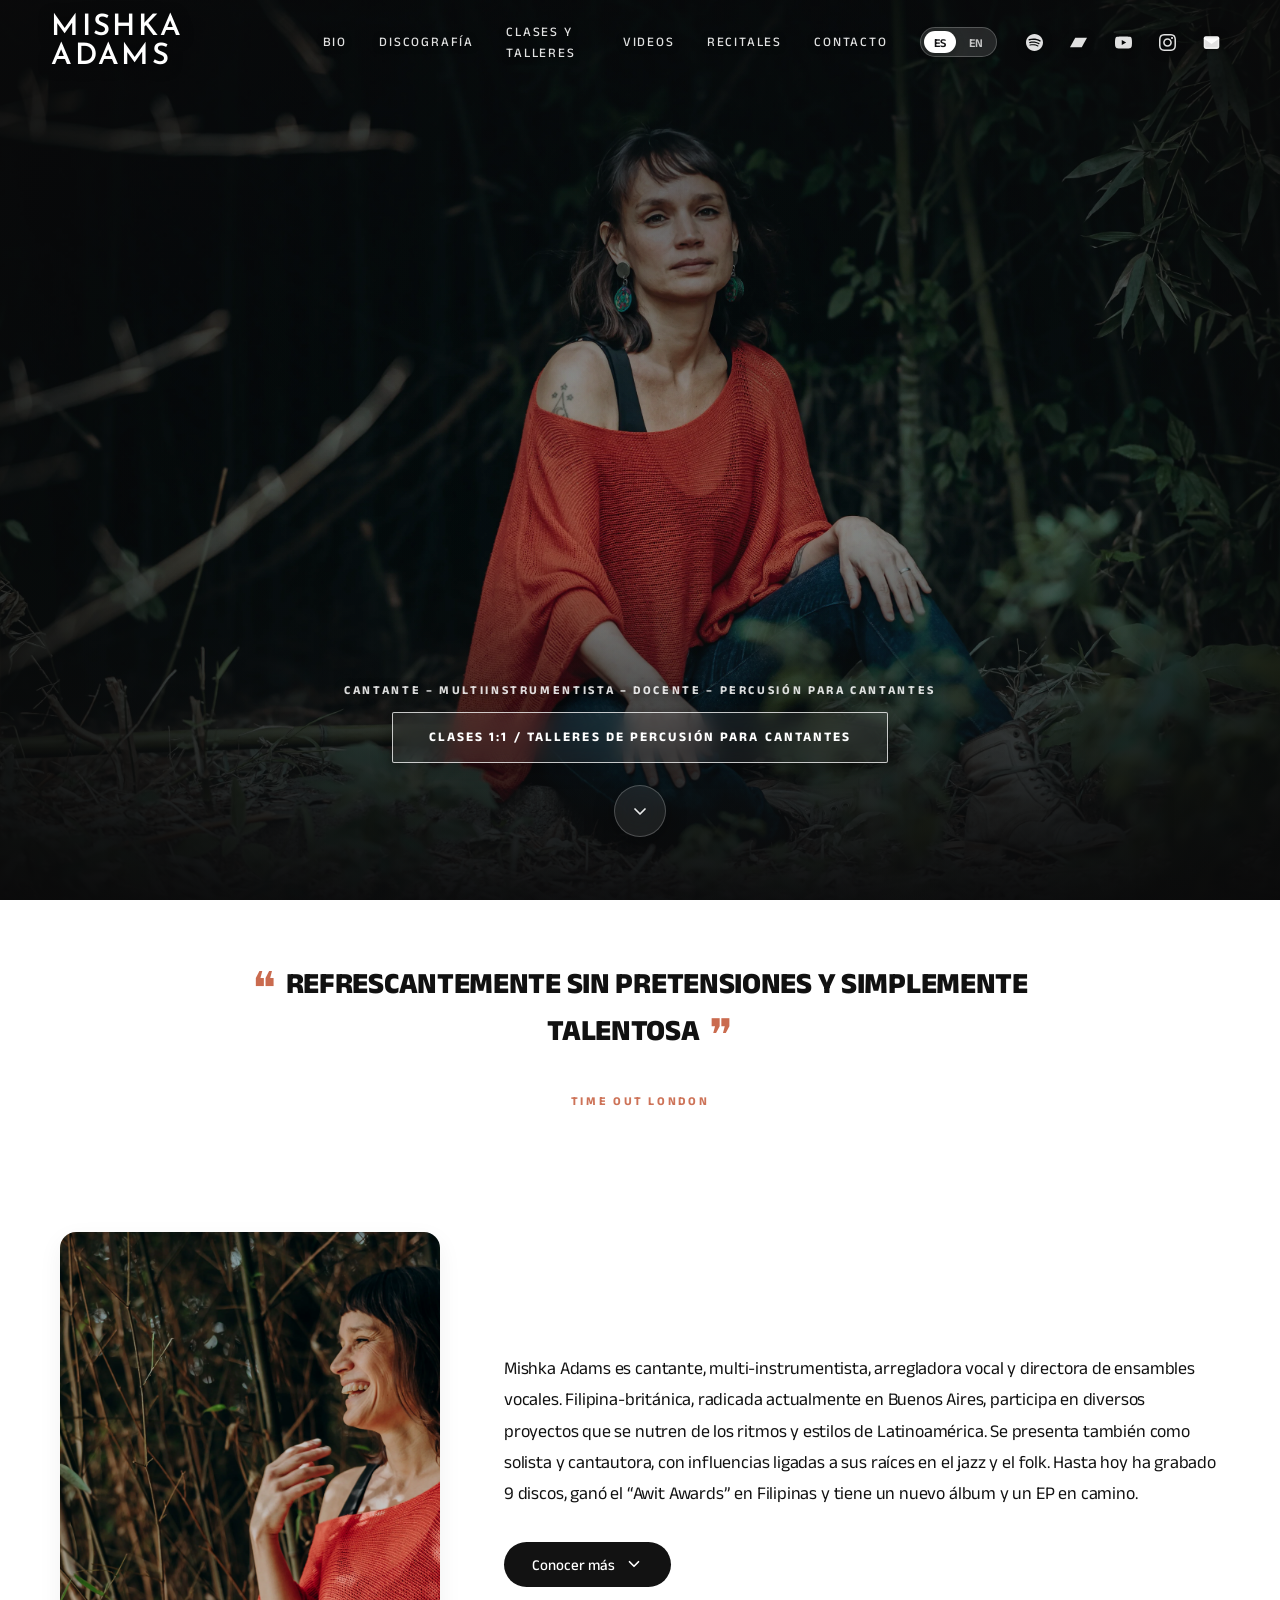
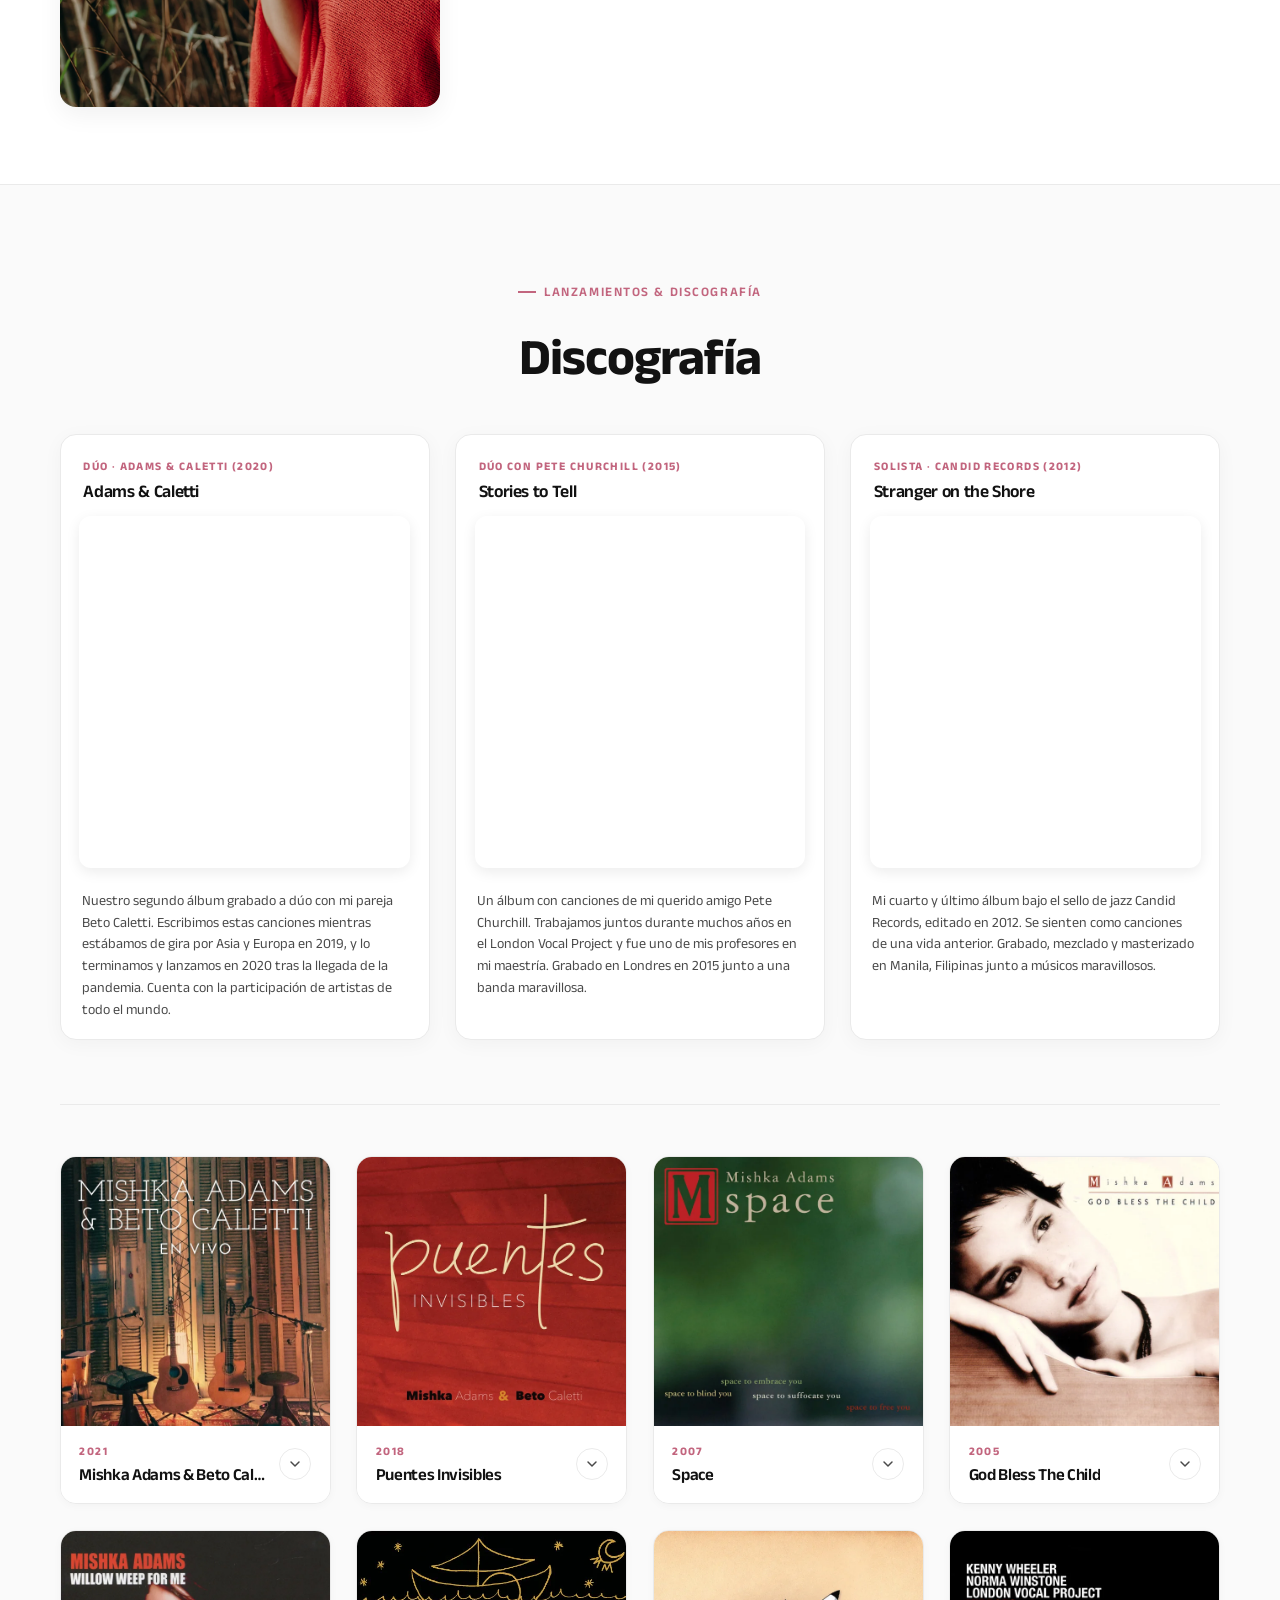
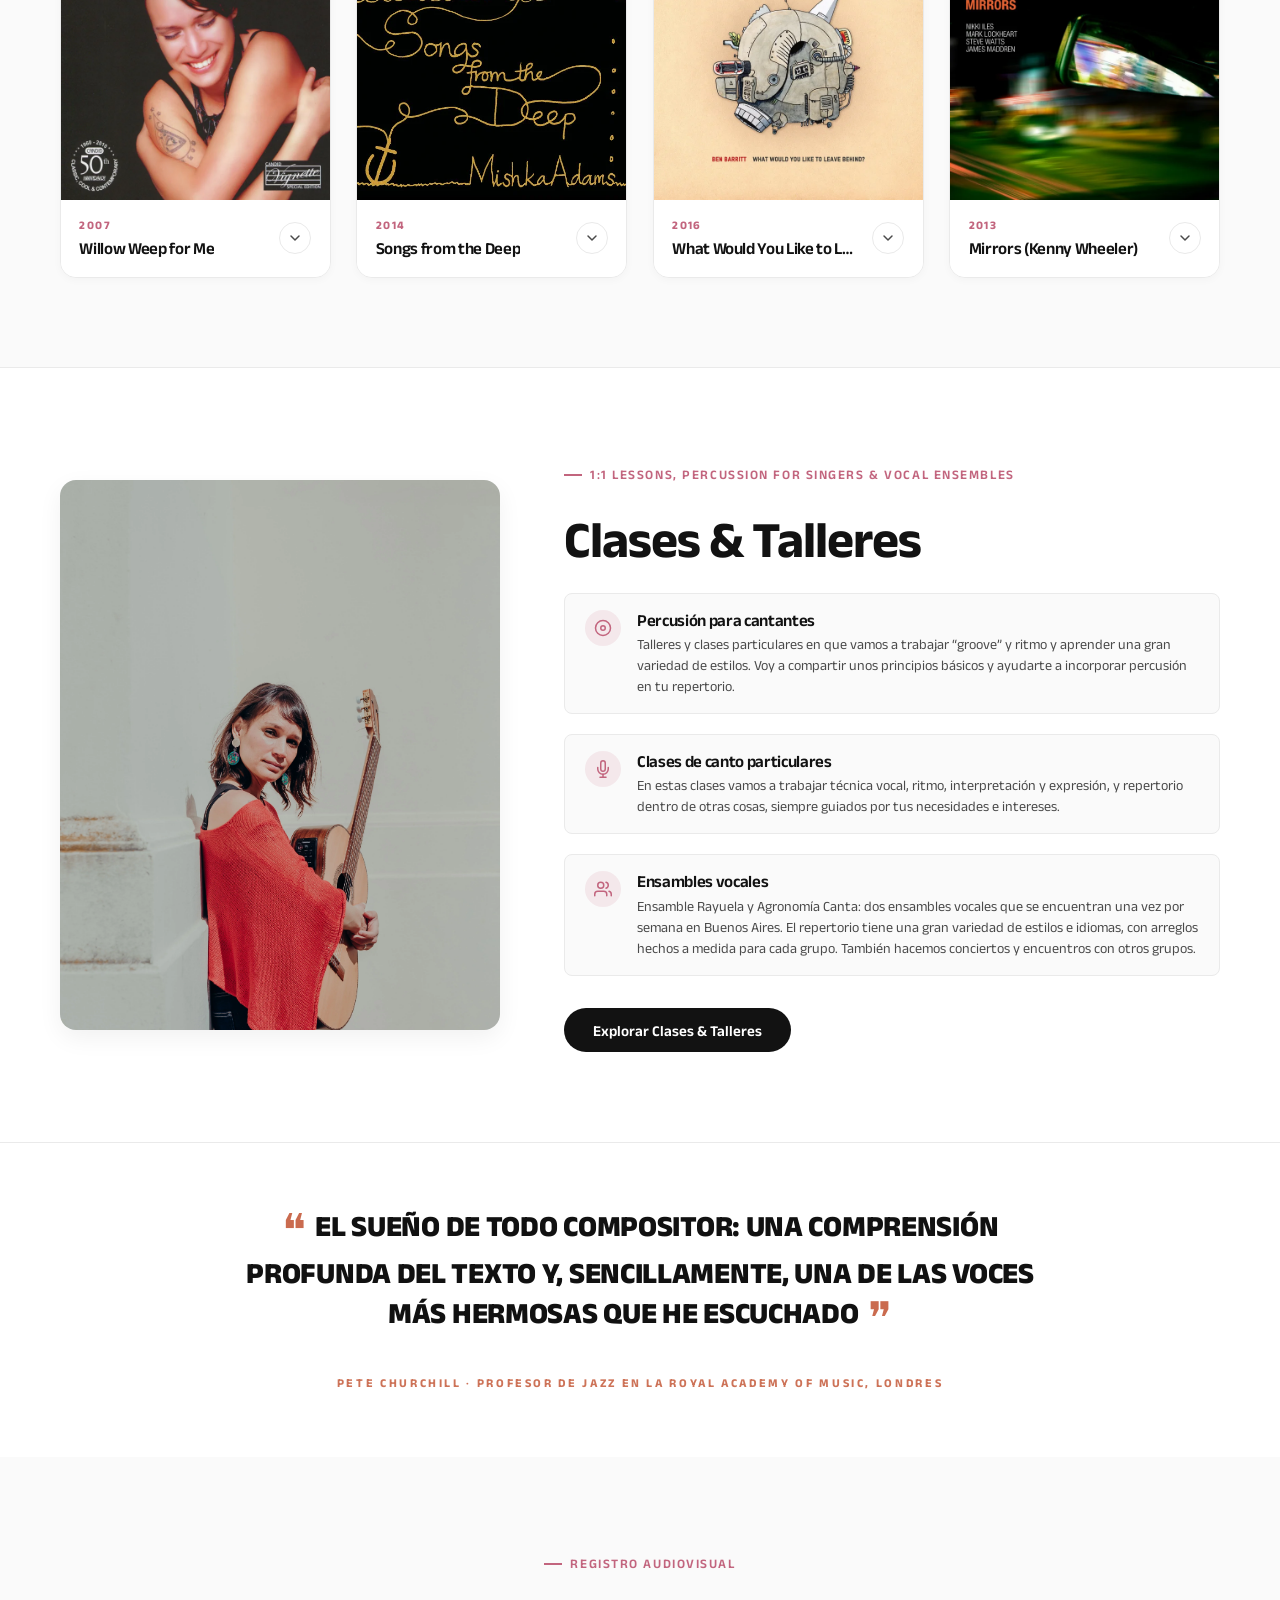
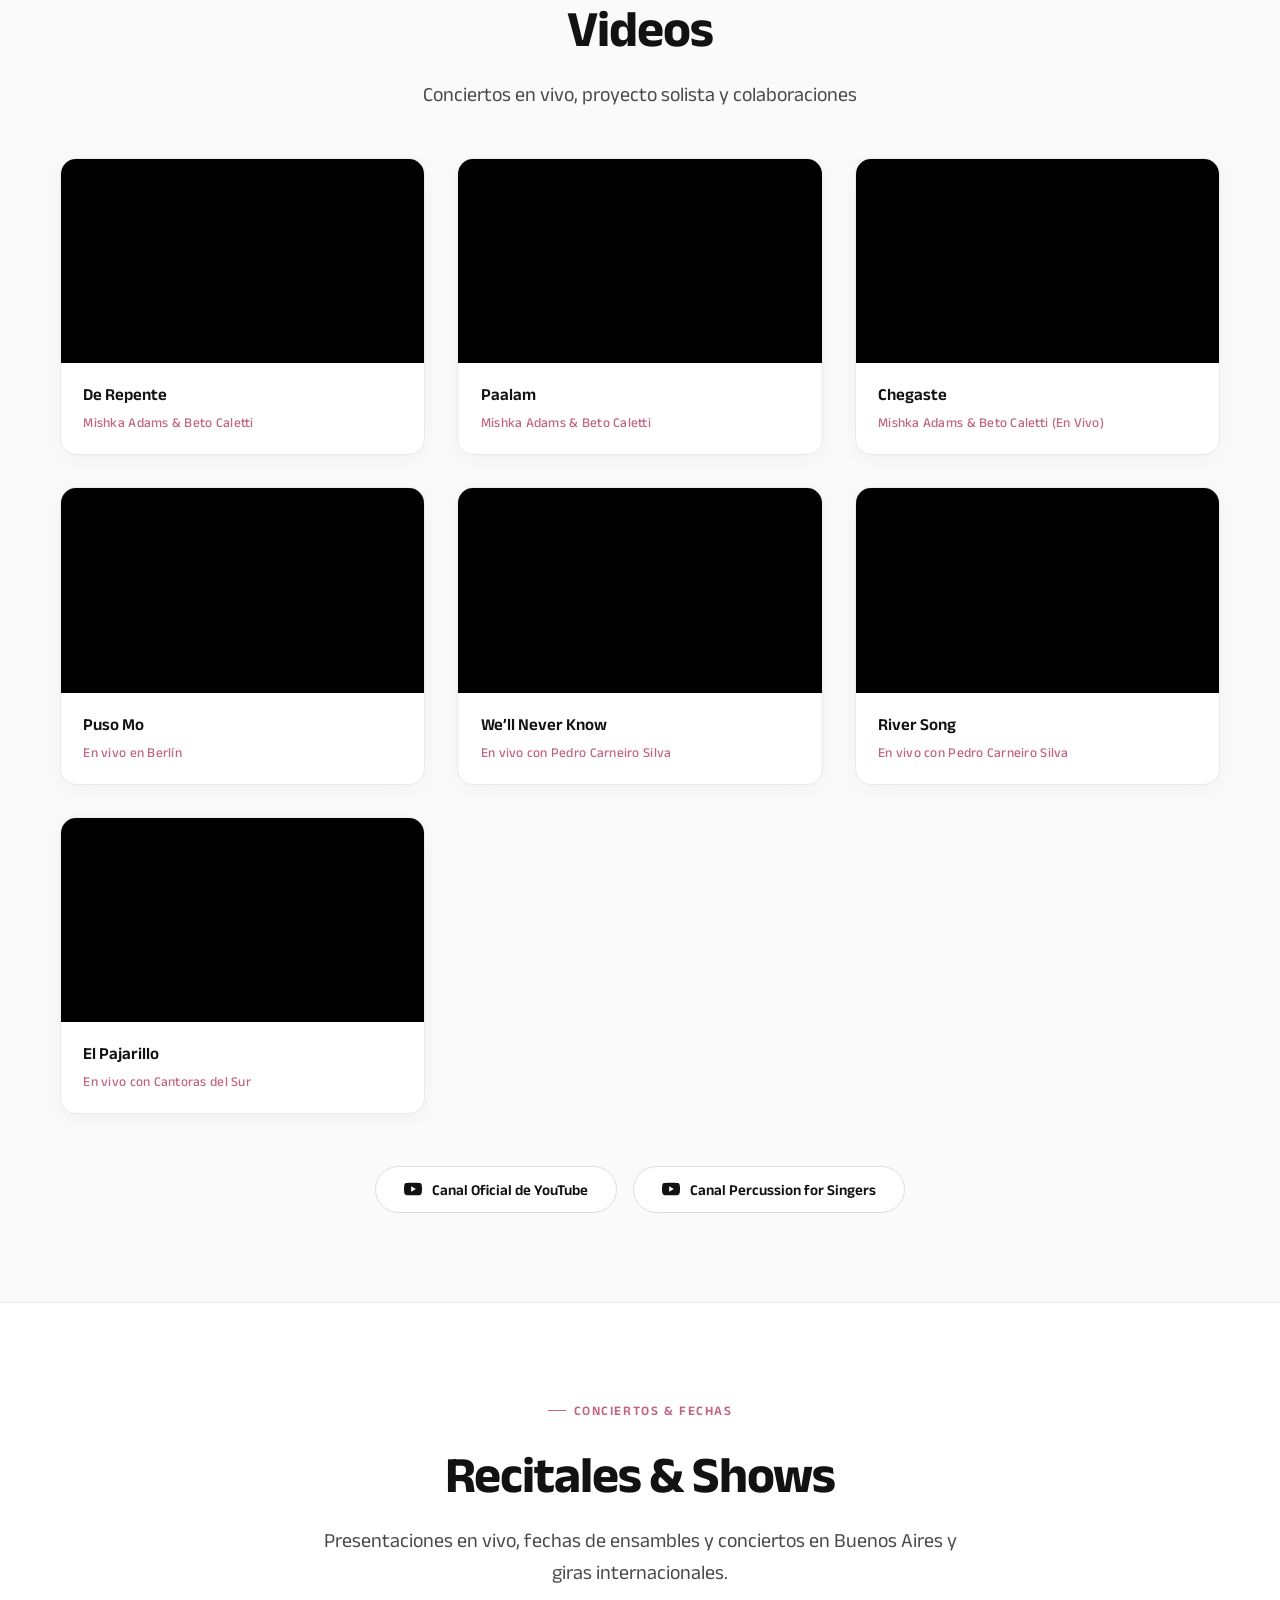
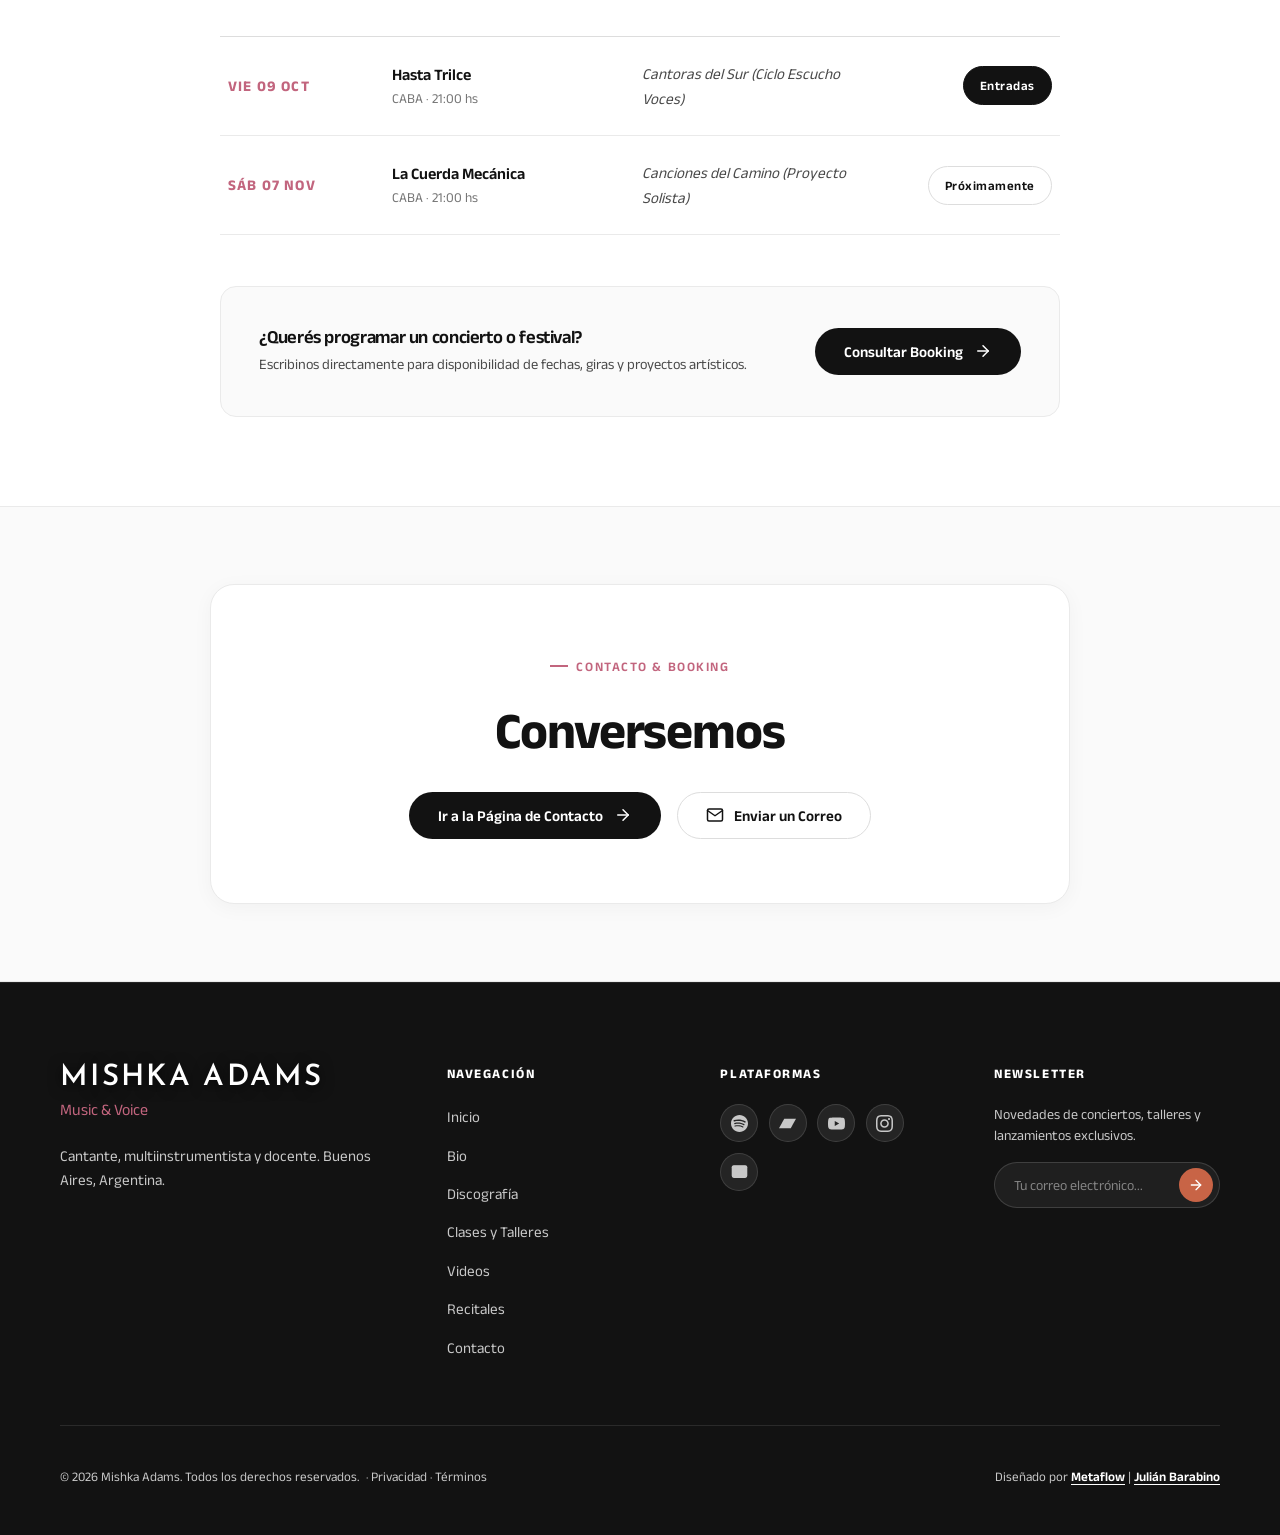
<file: index.html>
<!DOCTYPE html>
<html lang="es">
<head>
  <meta charset="UTF-8" />
  <meta name="viewport" content="width=device-width, initial-scale=1.0" />
  <title>Mishka Adams — Cantante, Multiinstrumentista &amp; Docente</title>
  <meta name="description" content="Sitio oficial de Mishka Adams: cantante, multiinstrumentista y docente en Buenos Aires. Talleres de percusión, clases particulares y conciertos." />
  <meta name="keywords" content="Mishka Adams, Percussion for Singers, Clases de canto Buenos Aires, Ensambles vocales, Jazz acústico, Bossa Nova, Beto Caletti, London Vocal Project" />
  
  <!-- Canonical & Hreflang for SEO Multilingual -->
  <link rel="canonical" href="https://mishkaadams.com/" />
  <link rel="alternate" hreflang="es" href="https://mishkaadams.com/" />
  <link rel="alternate" hreflang="en" href="https://mishkaadams.com/?lang=en" />
  <link rel="alternate" hreflang="x-default" href="https://mishkaadams.com/" />

  <!-- Favicon & Mobile Touch Icons -->
  <link rel="icon" href="favicon.ico" sizes="any" />
  <link rel="icon" type="image/png" sizes="32x32" href="favicon-32x32.png" />
  <link rel="icon" type="image/png" sizes="16x16" href="favicon-16x16.png" />
  <link rel="apple-touch-icon" sizes="180x180" href="apple-touch-icon.png" />
  <link rel="manifest" href="site.webmanifest" />
  <meta name="theme-color" content="#121212" />

  <!-- OpenGraph / Social Media -->
  <meta property="og:type" content="website" />
  <meta property="og:url" content="https://mishkaadams.com/" />
  <meta property="og:title" content="Mishka Adams — Cantante, Multiinstrumentista &amp; Docente" />
  <meta property="og:description" content="Música de raíz, jazz acústico, bossa nova y pedagogía vocal. Clases particulares y talleres de Percusión para Cantantes." />
  <meta property="og:image" content="https://mishkaadams.com/og-cover.jpg" />
  <meta name="twitter:card" content="summary_large_image" />
  <meta name="twitter:title" content="Mishka Adams — Cantante, Multiinstrumentista &amp; Docente" />
  <meta name="twitter:description" content="Música de raíz, jazz acústico, bossa nova y pedagogía vocal. Clases particulares y talleres de Percusión para Cantantes." />
  <meta name="twitter:image" content="https://mishkaadams.com/og-cover.jpg" />

  <!-- Google Fonts Preconnect & Styles -->
  <link rel="preconnect" href="https://fonts.googleapis.com" />
  <link rel="preconnect" href="https://fonts.gstatic.com" crossorigin />
  <link href="https://fonts.googleapis.com/css2?family=Anek+Latin:wght@100..800&family=Josefin+Sans:ital,wght@0,100..700;1,100..700&display=swap" rel="stylesheet" />

  <!-- Stylesheet -->
  <link rel="stylesheet" href="styles.css" />

  <!-- Schema.org Structured Data (JSON-LD) -->
  <script type="application/ld+json">
  {
    "@context": "https://schema.org",
    "@graph": [
      {
        "@type": "Person",
        "@id": "https://mishkaadams.com/#person",
        "name": "Mishka Adams",
        "jobTitle": "Singer, Multi-instrumentalist, Educator",
        "description": "Filipino-British singer, multi-instrumentalist and vocal teacher based in Buenos Aires, Argentina.",
        "sameAs": [
          "https://open.spotify.com/artist/4WUkYLHYNs9JQYHuPIRHXj",
          "https://mishkaadams.bandcamp.com",
          "https://www.youtube.com/@PercussionforSingers",
          "https://instagram.com/mishkaadams"
        ]
      },
      {
        "@type": "Course",
        "name": "Percussion for Singers",
        "description": "Rhythm and percussion workshop tailored specifically for vocalists and singers of all levels.",
        "provider": {
          "@type": "Person",
          "name": "Mishka Adams"
        }
      },
      {
        "@type": "MusicEvent",
        "name": "Cantoras del Sur (Ciclo Escucho Voces)",
        "startDate": "2026-10-09T21:00:00-03:00",
        "eventStatus": "https://schema.org/EventScheduled",
        "eventAttendanceMode": "https://schema.org/OfflineEventAttendanceMode",
        "location": {
          "@type": "Place",
          "name": "Hasta Trilce",
          "address": {
            "@type": "PostalAddress",
            "addressLocality": "Buenos Aires",
            "addressRegion": "CABA",
            "addressCountry": "AR"
          }
        },
        "performer": {
          "@type": "Person",
          "name": "Mishka Adams"
        },
        "offers": {
          "@type": "Offer",
          "url": "https://www.alternativateatral.com/obra102947-escucho-voces-edicion-primavera",
          "availability": "https://schema.org/InStock"
        }
      },
      {
        "@type": "MusicEvent",
        "name": "Canciones del Camino (Proyecto Solista)",
        "startDate": "2026-11-07T21:00:00-03:00",
        "eventStatus": "https://schema.org/EventScheduled",
        "eventAttendanceMode": "https://schema.org/OfflineEventAttendanceMode",
        "location": {
          "@type": "Place",
          "name": "La Cuerda Mecánica",
          "address": {
            "@type": "PostalAddress",
            "addressLocality": "Buenos Aires",
            "addressRegion": "CABA",
            "addressCountry": "AR"
          }
        },
        "performer": {
          "@type": "Person",
          "name": "Mishka Adams"
        }
      }
    ]
  }
  </script>
</head>
<body>

  <!-- =========================================================================
       HEADER & NAVIGATION (Transparent Overlay Janis Joplin Style)
       ========================================================================= -->
  <header class="site-header">
    <div class="header-container">
      
      <!-- Brand Signature / Wordmark -->
      <a href="#" class="brand-logo" aria-label="Mishka Adams">
        <span class="brand-name">Mishka Adams</span>
      </a>

      <!-- Navigation Links & Mobile Drawer (Centered, Minimalist, Clean) -->
      <nav class="nav-menu" id="nav-menu" aria-label="Main Navigation">
        
        <!-- Mobile Drawer Top: Small Signature Logo -->
        <div class="mobile-nav-header">
          <a href="#" class="mobile-nav-logo" aria-label="Mishka Adams">
            <span class="brand-name">Mishka Adams</span>
          </a>
        </div>

        <!-- Mobile Drawer Language Switcher -->
        <div class="mobile-nav-lang">
          <div class="lang-switcher" aria-label="Selector de idioma / Language Switcher">
            <button class="lang-btn active" data-lang="es" aria-label="Español">ES</button>
            <span class="lang-divider">/</span>
            <button class="lang-btn" data-lang="en" aria-label="English">EN</button>
          </div>
        </div>

        <!-- Main Nav Links -->
        <div class="nav-links-wrap">
          <a href="#bio" class="nav-link" data-i18n="navBio">Bio</a>
          <a href="#discografia" class="nav-link" data-i18n="navDisco">Discografía</a>
          <a href="talleres.html" class="nav-link" data-i18n="navTeaching">Clases y Talleres</a>
          <a href="#videos" class="nav-link" data-i18n="navVideos">Videos</a>
          <a href="#recitales" class="nav-link" data-i18n="navShows">Recitales</a>
          <a href="contacto.html" class="nav-link" data-i18n="navContact">Contacto</a>
        </div>

        <!-- Mobile Drawer Footer: Socials & Credits (No Newsletter) -->
        <div class="mobile-nav-footer">
          <div class="mobile-nav-socials">
            <a href="https://open.spotify.com/artist/4WUkYLHYNs9JQYHuPIRHXj" target="_blank" rel="noopener noreferrer" class="social-icon-btn" aria-label="Spotify">
              <svg viewBox="0 0 24 24">
                <path d="M12 0C5.373 0 0 5.373 0 12s5.373 12 12 12 12-5.373 12-12S18.627 0 12 0zm5.494 17.305a.754.754 0 0 1-1.036.25c-2.833-1.732-6.4-2.124-10.603-1.163a.755.755 0 0 1-.34-1.472c4.604-1.05 8.56-.607 11.729 1.349a.755.755 0 0 1 .25 1.036zm1.467-3.262a.945.945 0 0 1-1.298.312c-3.243-1.993-8.188-2.568-12.025-1.402a.945.945 0 0 1-.557-1.805c4.385-1.332 9.83-.69 13.568 1.597a.945.945 0 0 1 .312 1.298zm.126-3.398c-3.889-2.31-10.3-2.524-14.032-1.391a1.134 1.134 0 1 1-.659-2.171c4.29-1.303 11.37-1.05 15.82 1.592a1.134 1.134 0 1 1-1.129 1.97z"/>
              </svg>
            </a>
            <a href="https://mishkaadams.bandcamp.com" target="_blank" rel="noopener noreferrer" class="social-icon-btn" aria-label="Bandcamp">
              <svg viewBox="0 0 24 24">
                <path d="M0 18.75l7.437-13.5h16.563l-7.438 13.5z"/>
              </svg>
            </a>
            <a href="https://www.youtube.com/@PercussionforSingers" target="_blank" rel="noopener noreferrer" class="social-icon-btn" aria-label="YouTube">
              <svg viewBox="0 0 24 24">
                <path d="M23.498 6.186a3.016 3.016 0 0 0-2.122-2.136C19.505 3.545 12 3.545 12 3.545s-7.505 0-9.377.505A3.017 3.017 0 0 0 .502 6.186C0 8.07 0 12 0 12s0 3.93.502 5.814a3.016 3.016 0 0 0 2.122 2.136c1.871.505 9.376.505 9.376.505s7.505 0 9.377-.505a3.015 3.015 0 0 0 2.122-2.136C24 15.93 24 12 24 12s0-3.93-.502-5.814zM9.545 15.568V8.432L15.818 12l-6.273 3.568z"/>
              </svg>
            </a>
            <a href="https://instagram.com/mishkaadams" target="_blank" rel="noopener noreferrer" class="social-icon-btn" aria-label="Instagram">
              <svg viewBox="0 0 24 24">
                <path d="M12 2.163c3.204 0 3.584.012 4.85.07 3.252.148 4.771 1.691 4.919 4.919.058 1.265.069 1.645.069 4.849 0 3.205-.012 3.584-.069 4.849-.149 3.225-1.664 4.771-4.919 4.919-1.266.058-1.644.07-4.85.07-3.204 0-3.584-.012-4.849-.07-3.26-.149-4.771-1.699-4.919-4.92-.058-1.265-.07-1.644-.07-4.849 0-3.204.013-3.583.07-4.849.149-3.227 1.664-4.771 4.919-4.919 1.266-.057 1.645-.069 4.849-.069zm0-2.163c-3.259 0-3.667.014-4.947.072-4.358.2-6.78 2.618-6.98 6.98-.059 1.281-.073 1.689-.073 4.948 0 3.259.014 3.668.072 4.948.2 4.358 2.618 6.78 6.98 6.98 1.281.058 1.689.072 4.948.072 3.259 0 3.668-.014 4.948-.072 4.354-.2 6.782-2.618 6.979-6.98.059-1.28.073-1.689.073-4.948 0-3.259-.014-3.667-.072-4.947-.196-4.354-2.617-6.78-6.979-6.98-1.281-.059-1.69-.073-4.949-.073zm0 5.838c-3.403 0-6.162 2.759-6.162 6.162s2.759 6.163 6.162 6.163 6.162-2.759 6.162-6.163c0-3.403-2.759-6.162-6.162-6.162zm0 10.162c-2.209 0-4-1.79-4-4 0-2.209 1.791-4 4-4s4 1.791 4 4c0 2.21-1.791 4-4 4zm6.406-11.845c-.796 0-1.441.645-1.441 1.44s.645 1.44 1.441 1.44c.795 0 1.439-.645 1.439-1.44s-.644-1.44-1.439-1.44z"/>
              </svg>
            </a>
            <a href="mailto:contact@mishkaadams.com" class="social-icon-btn" aria-label="Email">
              <svg viewBox="0 0 24 24" fill="none" stroke="currentColor" stroke-width="2" stroke-linecap="round" stroke-linejoin="round">
                <path d="M4 4h16c1.1 0 2 .9 2 2v12c0 1.1-.9 2-2 2H4c-1.1 0-2-.9-2-2V6c0-1.1.9-2 2-2z"></path>
                <polyline points="22,6 12,13 2,6"></polyline>
              </svg>
            </a>
          </div>
          <div class="mobile-nav-info">
            <p>© 2026 Mishka Adams. <span data-i18n="footerRights">Todos los derechos reservados.</span></p>
            <p class="mobile-nav-credits"><span data-i18n-html="footerCredits">Diseñado por <a href="https://metaflow.com.ar" target="_blank" rel="noopener noreferrer">Metaflow</a> | <a href="https://julianbarabino.com.ar" target="_blank" rel="noopener noreferrer">Julián Barabino</a></span></p>
          </div>
        </div>

      </nav>

      <!-- Header Actions: Language Switch & Socials -->
      <div class="header-actions">
        
        <!-- Language Switcher Pill -->
        <div class="lang-switcher" aria-label="Selector de idioma / Language Switcher">
          <button class="lang-btn active" data-lang="es" aria-label="Español">ES</button>
          <button class="lang-btn" data-lang="en" aria-label="English">EN</button>
        </div>

        <!-- Social Media Streaming Icons -->
        <div class="header-socials">
          <a href="https://open.spotify.com/artist/4WUkYLHYNs9JQYHuPIRHXj" target="_blank" rel="noopener noreferrer" class="social-icon-btn" aria-label="Spotify">
            <svg viewBox="0 0 24 24">
              <path d="M12 0C5.373 0 0 5.373 0 12s5.373 12 12 12 12-5.373 12-12S18.627 0 12 0zm5.494 17.305a.754.754 0 0 1-1.036.25c-2.833-1.732-6.4-2.124-10.603-1.163a.755.755 0 0 1-.34-1.472c4.604-1.05 8.56-.607 11.729 1.349a.755.755 0 0 1 .25 1.036zm1.467-3.262a.945.945 0 0 1-1.298.312c-3.243-1.993-8.188-2.568-12.025-1.402a.945.945 0 0 1-.557-1.805c4.385-1.332 9.83-.69 13.568 1.597a.945.945 0 0 1 .312 1.298zm.126-3.398c-3.889-2.31-10.3-2.524-14.032-1.391a1.134 1.134 0 1 1-.659-2.171c4.29-1.303 11.37-1.05 15.82 1.592a1.134 1.134 0 1 1-1.129 1.97z"/>
            </svg>
          </a>

          <a href="https://mishkaadams.bandcamp.com" target="_blank" rel="noopener noreferrer" class="social-icon-btn" aria-label="Bandcamp">
            <svg viewBox="0 0 24 24">
              <path d="M0 18.75l7.437-13.5h16.563l-7.438 13.5z"/>
            </svg>
          </a>

          <a href="https://www.youtube.com/@PercussionforSingers" target="_blank" rel="noopener noreferrer" class="social-icon-btn" aria-label="YouTube">
            <svg viewBox="0 0 24 24">
              <path d="M23.498 6.186a3.016 3.016 0 0 0-2.122-2.136C19.505 3.545 12 3.545 12 3.545s-7.505 0-9.377.505A3.017 3.017 0 0 0 .502 6.186C0 8.07 0 12 0 12s0 3.93.502 5.814a3.016 3.016 0 0 0 2.122 2.136c1.871.505 9.376.505 9.376.505s7.505 0 9.377-.505a3.015 3.015 0 0 0 2.122-2.136C24 15.93 24 12 24 12s0-3.93-.502-5.814zM9.545 15.568V8.432L15.818 12l-6.273 3.568z"/>
            </svg>
          </a>

          <a href="https://instagram.com/mishkaadams" target="_blank" rel="noopener noreferrer" class="social-icon-btn" aria-label="Instagram">
            <svg viewBox="0 0 24 24">
              <path d="M12 2.163c3.204 0 3.584.012 4.85.07 3.252.148 4.771 1.691 4.919 4.919.058 1.265.069 1.645.069 4.849 0 3.205-.012 3.584-.069 4.849-.149 3.225-1.664 4.771-4.919 4.919-1.266.058-1.644.07-4.85.07-3.204 0-3.584-.012-4.849-.07-3.26-.149-4.771-1.699-4.919-4.92-.058-1.265-.07-1.644-.07-4.849 0-3.204.013-3.583.07-4.849.149-3.227 1.664-4.771 4.919-4.919 1.266-.057 1.645-.069 4.849-.069zm0-2.163c-3.259 0-3.667.014-4.947.072-4.358.2-6.78 2.618-6.98 6.98-.059 1.281-.073 1.689-.073 4.948 0 3.259.014 3.668.072 4.948.2 4.358 2.618 6.78 6.98 6.98 1.281.058 1.689.072 4.948.072 3.259 0 3.668-.014 4.948-.072 4.354-.2 6.782-2.618 6.979-6.98.059-1.28.073-1.689.073-4.948 0-3.259-.014-3.667-.072-4.947-.196-4.354-2.617-6.78-6.979-6.98-1.281-.059-1.69-.073-4.949-.073zm0 5.838c-3.403 0-6.162 2.759-6.162 6.162s2.759 6.163 6.162 6.163 6.162-2.759 6.162-6.163c0-3.403-2.759-6.162-6.162-6.162zm0 10.162c-2.209 0-4-1.79-4-4 0-2.209 1.791-4 4-4s4 1.791 4 4c0 2.21-1.791 4-4 4zm6.406-11.845c-.796 0-1.441.645-1.441 1.44s.645 1.44 1.441 1.44c.795 0 1.439-.645 1.439-1.44s-.644-1.44-1.439-1.44z"/>
            </svg>
          </a>

          <a href="mailto:contact@mishkaadams.com" class="social-icon-btn" aria-label="Email">
            <svg viewBox="0 0 24 24" fill="none" stroke="currentColor" stroke-width="2" stroke-linecap="round" stroke-linejoin="round">
              <path d="M4 4h16c1.1 0 2 .9 2 2v12c0 1.1-.9 2-2 2H4c-1.1 0-2-.9-2-2V6c0-1.1.9-2 2-2z"></path>
              <polyline points="22,6 12,13 2,6"></polyline>
            </svg>
          </a>
        </div>

        <!-- Mobile Menu Toggle Button (Minimalist 2-line icon) -->
        <button class="mobile-toggle" aria-label="Abrir menú">
          <span></span>
          <span></span>
        </button>

      </div>
    </div>
  </header>

  <!-- =========================================================================
       HERO SECTION (Fullscreen Editorial Layout)
       ========================================================================= -->
  <section class="hero-section" id="hero">
    <!-- Accessible H1 for SEO -->
    <h1 class="visually-hidden">Mishka Adams — Cantante, Multiinstrumentista & Docente</h1>

    <!-- Fullscreen Hero Image & Vignette -->
    <img 
      src="FOTOS WEBSITE/Fotos Finales Mishka/pagina principal - Foto tapa opcion 1.webp" 
      alt="Mishka Adams — Cantante, multiinstrumentista y directora vocal en Buenos Aires" 
      class="hero-bg-img"
      width="1920" 
      height="1080"
    />
    <div class="hero-overlay"></div>

    <!-- Editorial Hero Call to Action (Pure Floating CTA — No Box) -->
    <div class="hero-cta-box">
      <span class="hero-cta-tag" data-i18n="heroCtaTag">Cantante – multiinstrumentista – docente – percusión para cantantes</span>
      <a href="talleres.html" class="hero-cta-btn" data-i18n="heroCtaBtn">
        Clases 1:1 / Talleres de Percusión para Cantantes
      </a>
    </div>

    <!-- Centered Bottom Scroll Down Indicator (Takes user to Biography) -->
    <a href="#bio" class="hero-scroll-btn" aria-label="Desplazarse a la biografía">
      <svg class="hero-scroll-arrow" viewBox="0 0 24 24" fill="none" stroke="currentColor" stroke-width="1.75" stroke-linecap="round" stroke-linejoin="round">
        <path d="M7 10l5 5 5-5"/>
      </svg>
    </a>
  </section>

  <!-- =========================================================================
       EDITORIAL PRESS HIGHLIGHT 1 (Prior to Bio)
       ========================================================================= -->
  <section class="bio-press-minimal pre-bio-quote" id="quote-timeout" style="margin-top: clamp(3.5rem, 5vw, 5rem); margin-bottom: clamp(2rem, 3.5vw, 3rem);">
    <div class="container container-narrow">
      <div class="bio-quote-statement">
        <span class="bio-quote-glyph start" aria-hidden="true">❝</span>
        <blockquote class="bio-quote-text" data-i18n="preBioQuoteText">
          REFRESHINGLY UNPRETENTIOUS AND JUST PLAIN TALENTED
        </blockquote>
        <span class="bio-quote-glyph end" aria-hidden="true">❞</span>
      </div>
      <div class="bio-quote-author" data-i18n="preBioQuoteAuthor">
        TIME OUT LONDON
      </div>
    </div>
  </section>

  <!-- =========================================================================
       1. BIO STRIPE (Zócalo Editorial — No Title, Direct Hook)
       ========================================================================= -->
  <section class="bio-stripe-section" id="bio">
    <div class="container">
      <div class="bio-stripe-grid">
        
        <!-- Portrait Image -->
        <div class="bio-stripe-media">
          <img 
            src="FOTOS WEBSITE/Fotos Finales Mishka/pagina principal - Foto al lado del bio.webp" 
            alt="Retrato de Mishka Adams — Cantante de jazz, bossa nova y música sudamericana" 
            class="bio-stripe-img" 
            width="900"
            height="600"
            loading="lazy" 
          />
        </div>

        <!-- Bio Content & Read More CTA -->
        <div class="bio-stripe-content">
          <p class="bio-stripe-lead" data-i18n="bioStripeLead">
            Mishka Adams es cantante, multi-instrumentista, arregladora vocal y directora de ensambles vocales. Filipina-británica, radicada actualmente en Buenos Aires, participa en diversos proyectos que se nutren de los ritmos y estilos de Latinoamérica. Se presenta también como solista y cantautora, con influencias ligadas a sus raíces en el jazz y el folk. Hasta hoy ha grabado 9 discos, ganó el “Awit Awards” en Filipinas y tiene un nuevo álbum y un EP en camino.
          </p>
          <div class="bio-stripe-actions">
            <button type="button" class="btn btn-primary bio-expand-btn" id="bio-expand-btn" aria-expanded="false" aria-controls="bio-extended-drawer">
              <span class="bio-btn-label" data-i18n="bioStripeBtn">Conocer más</span>
              <svg class="bio-expand-chevron" viewBox="0 0 24 24" width="16" height="16" fill="none" stroke="currentColor" stroke-width="2" stroke-linecap="round" stroke-linejoin="round" aria-hidden="true">
                <polyline points="6 9 12 15 18 9"></polyline>
              </svg>
            </button>
          </div>
        </div>

      </div>

      <!-- Expandable In-Place Bio Drawer -->
      <div class="bio-extended-drawer" id="bio-extended-drawer" aria-hidden="true">
        <div class="bio-extended-wrapper">
          <div class="bio-extended-inner" data-i18n-html="bioExtendedHtml">
            <p>Nací en Filipinas, hija de una escultora filipina y de un empresario inglés (y poeta ocasional). Gracias al arte de mi madre crecí rodeada por la comunidad bohemia de Manila. En casa había reuniones que se extendían hasta altas horas de la noche y en las que siempre aparecía una guitarra; mi madre me enseñaba canciones de Joni Mitchell, James Taylor y Crosby, Stills &amp; Nash, que cantábamos a dúo; la primera canción que toqué en la guitarra fue The Circle Game de Joni Mitchell. Nos reuníamos en la casa de mi tío, llegaba un pianista, un tío cantaba Elvis, otro Frank Sinatra. Mi tío preferido tocaba la flauta traversa y cantaba temas de Jobim, esa fue mi primera conexión con la música brasileña. La música seguía hasta tarde y mi tío mayor tenía una lista de temas entrañables que siempre me pedía que cantara. Su preferido indiscutido era Cry Me a River de Arthur Hamilton, para ese entonces ya me interesaba el jazz.</p>

            <p>Entonces me fui a estudiar a Londres, y ahí toqué guitarra, piano, batería, y finalmente descubrí el saxo tenor, impulsada por mi amor al jazz nacido en aquellas cenas familiares. No sabía mucho de teoría pero podía leer música; toqué en una orquesta y con el tiempo empecé a cantar en un grupo de jazz. Cuando canté en público por primera vez tenía 14 años, me temblaban tanto las rodillas que tuve que cantar descalza.</p>

            <p>A los 18 decidí quedarme en Manila y a los 19 ya era cantante de jazz de tiempo completo. Tuve la fortuna de ser invitada a cantar en un concierto durante una gira del gran saxofonista británico Courtney Pine y entre el público se encontraba la esposa del presidente de Candid Records. Poco tiempo después firmé un contrato por cuatro álbumes en los que pude grabar mis canciones y hacer mis primeros arreglos.</p>

            <p>Cuatro años después sentí que ya no pertenecía allí y me mudé definitivamente a Londres para estudiar jazz y vivir como música profesional. Cursé una maestría en jazz en la Guildhall School of Music, donde conocí a profesores maravillosos, entre ellos a Pete Churchill, con quién cofundamos el “London Vocal Project”. Pete y yo grabamos juntos un álbum con sus hermosas canciones. Durante mis años en Londres participé en numerosos proyectos como cantante principal, integrante de coros y sesionista en voces y percusión.</p>

            <p>Profundicé mi amor por la música brasilera al sumarme al grupo de samba “Rhythms of the City”: entré como percusionista y con el tiempo me convertí en una de sus cantantes. Toqué con ellos durante seis años girando por todo el Reino Unido y parte de Europa. Viajé a Brasil, aprendí portugués y viví un breve tiempo en Berlín. En el medio recorrí el mundo, conociendo lugares increíbles y personas entrañables. Hacia el final de mi estadía en Londres Guillermo Rozenthuler, compañero de banda, amigo y maestro, me introdujo por primera vez a la música argentina y me hizo escuchar las canciones de Beto Caletti, a quién conocí, me enamoré y terminé acompañando a la Argentina. Y aquí estoy en Buenos Aires, donde nació nuestra hija Mayumi, sintiendo que finalmente encontré mi lugar en el mundo. Con Beto giramos por el mundo tocando y cantando como dúo. Este hermoso país y su gente me abrieron infinitas puertas y tengo la suerte de compartir música con artistas extraordinarios.</p>

            <div class="bio-projects-section" style="margin-top: 2.25rem; border-top: 1px solid var(--border-subtle); padding-top: 1.75rem;">
              <h3 style="font-size: 1.15rem; font-weight: 600; color: var(--text-primary); margin-bottom: 1.25rem;">Otros proyectos:</h3>
              <div class="bio-projects-list">
                <div class="bio-project-item">
                  <span class="bio-project-title">Mishka Adams &amp; Beto Caletti</span>
                  <span class="bio-project-desc">Dúo de voces, guitarra de siete cuerdas y percusión que tiene sus raíces en la tradición de los ritmos afro latinos de Sudamérica. Sus canciones emergen de esta mezcla de estilos y embarcan a quien los escucha en un viaje en cuatro lenguajes: español, portugués, inglés y tagalog (filipino).</span>
                </div>
                <div class="bio-project-item">
                  <span class="bio-project-title">Canciones Migrantes</span>
                  <span class="bio-project-desc">Trío junto a Florencia Dávalos y Georgina Hassan que reúne canciones de sus ancestros, canciones propias y otras de diferentes partes del mundo.</span>
                </div>
                <div class="bio-project-item">
                  <span class="bio-project-title">Cantoras del Sur</span>
                  <span class="bio-project-desc">Ensamble de siete cantantes y percusión - una reunión de intérpretes y compositoras de diversas procedencias y estilos, unidas por el deseo de compartir y recrear repertorios populares, propios y anónimos, transmitidos de generación en generación principalmente por mujeres.</span>
                </div>
                <div class="bio-project-item">
                  <span class="bio-project-title">Mujererío Voces y Cuerpo</span>
                  <span class="bio-project-desc">Es un espectáculo en el que la música y las voces, se entrelazan con poemas y textos en una puesta en escena sutil y poética. Voces a capella, nueve cantoras y una bailarina bajo la dirección y arreglos de Violeta Manoukian.</span>
                </div>
                <div class="bio-project-item">
                  <span class="bio-project-title">Stories to Tell (with Pete Churchill)</span>
                  <span class="bio-project-desc">Unidos por las canciones de Pete Churchill y la voz de Mishka, este grupo también incluye el extraordinario Mark Lockheart en saxo, la guitarra exquisita de Ben Barritt, y el fantástico percusionista Adriano Adewale.</span>
                </div>
              </div>
            </div>

            <p style="margin-top: 1.75rem;">Entre todo esto, tengo mi proyecto solista en el que toco mis composiciones que nacen de mis raíces en el folk y el jazz. También dirijo dos ensambles de mujeres, doy clases de canto particulares y talleres de percusión para cantantes.</p>

            <p class="bio-closing-note" style="margin-top: 1rem; font-style: italic;">Ha sido una aventura maravillosa hasta ahora, y no podría estar más agradecida, sobre todo a mi maestro John – sin él sería otra persona.</p>
          </div>
        </div>
      </div>
    </div>
  </section>

  <!-- =========================================================================
       2. DISCOGRAFÍA (Dedicated Releases & Music Archive Showcase)
       ========================================================================= -->
  <section class="section-discography" id="discografia">
    <div class="container">
      
      <!-- Section Header -->
      <div style="text-align: center; max-width: 760px; margin: 0 auto 3rem auto;">
        <span class="section-tag" data-i18n="discoTag">Lanzamientos & Discografía</span>
        <h2 class="section-title" data-i18n="discoTitle" style="margin-top: 0.5rem;">Discografía</h2>
      </div>

      <!-- 3 Central Players Grid -->
      <div class="disco-players-central">
        
        <!-- Player 1: Adams & Caletti (2020) -->
        <div class="disco-player-col">
          <div class="disco-player-header">
            <span class="disco-player-badge" data-i18n="discoPlayer1Badge">Dúo · Adams &amp; Caletti (2020)</span>
            <h3 class="disco-player-album-title" data-i18n="discoPlayer1Title">Adams &amp; Caletti</h3>
          </div>
          <div class="disco-player-frame">
            <iframe data-testid="embed-iframe" style="border-radius:12px" src="https://open.spotify.com/embed/album/0hYOZdnYE6uOcHZCHz37UT?utm_source=generator" width="100%" height="352" frameBorder="0" allowfullscreen="" allow="autoplay; clipboard-write; encrypted-media; fullscreen; picture-in-picture" loading="lazy"></iframe>
          </div>
          <p class="disco-player-desc" data-i18n="discoPlayer1Desc">
            Our second album recorded in duo with my husband Beto Caletti. We wrote these songs while on tour in Asia and Europe in 2019 and finished and released it in 2020 after the pandemic hit. Featuring artists from all over the world.
          </p>
        </div>

        <!-- Player 2: Stories to Tell (with Pete Churchill, 2015) -->
        <div class="disco-player-col">
          <div class="disco-player-header">
            <span class="disco-player-badge" data-i18n="discoPlayer2Badge">Dúo con Pete Churchill (2015)</span>
            <h3 class="disco-player-album-title" data-i18n="discoPlayer2Title">Stories to Tell</h3>
          </div>
          <div class="disco-player-frame">
            <iframe style="border: 0; width: 100%; height: 352px; border-radius: 12px;" src="https://bandcamp.com/EmbeddedPlayer/album=976803219/size=large/bgcol=ffffff/linkcol=333333/tracklist=true/transparent=true/" seamless loading="lazy" title="Stories to Tell — Pete Churchill &amp; Mishka Adams"><a href="https://petechurchillandmishkaadams.bandcamp.com/album/stories-to-tell" target="_blank" rel="noopener noreferrer">Stories to tell by Pete Churchill and Mishka Adams</a></iframe>
          </div>
          <p class="disco-player-desc" data-i18n="discoPlayer2Desc">
            An album of my close friend Pete Churchill’s songs. We worked together for many years in the London Vocal Project and he was one of my teachers on my masters degree. Recorded in London in 2015 with a wonderful band.
          </p>
        </div>

        <!-- Player 3: Stranger on the Shore (2012) -->
        <div class="disco-player-col">
          <div class="disco-player-header">
            <span class="disco-player-badge" data-i18n="discoPlayer3Badge">Solista · Candid Records (2012)</span>
            <h3 class="disco-player-album-title" data-i18n="discoPlayer3Title">Stranger on the Shore</h3>
          </div>
          <div class="disco-player-frame">
            <iframe data-testid="embed-iframe" style="border-radius:12px" src="https://open.spotify.com/embed/album/2JzKhUcsrw5Oju2WTPt5nD?utm_source=generator" width="100%" height="352" frameBorder="0" allowfullscreen="" allow="autoplay; clipboard-write; encrypted-media; fullscreen; picture-in-picture" loading="lazy"></iframe>
          </div>
          <p class="disco-player-desc" data-i18n="discoPlayer3Desc">
            My fourth and final album on jazz label Candid Records, released in 2012. They feel like songs from a previous life. Recorded, mixed and mastered in Manila, Philippines with wonderful musicians.
          </p>
        </div>

      </div>

      <!-- Expandable Discography Catalog (Directly underneath players) -->
      <div class="disco-covers-section">
        <div class="disco-catalog-grid">
          
          <!-- 1. Mishka Adams & Beto Caletti en Vivo (2021) -->
          <article class="disco-catalog-card" data-album="live-duo">
            <div class="disco-catalog-media">
              <img src="albumes/MishkaAdams_BetoCaletti_EnVivo.webp" alt="Portada del álbum Mishka Adams &amp; Beto Caletti en Vivo (2021)" class="disco-catalog-img" width="400" height="400" loading="lazy" />
            </div>
            <div class="disco-catalog-header">
              <div class="disco-catalog-title-wrap">
                <span class="disco-catalog-year">2021</span>
                <h3 class="disco-catalog-title">Mishka Adams &amp; Beto Caletti en Vivo</h3>
              </div>
              <button class="disco-catalog-toggle" aria-expanded="false" aria-label="Desplegar información de Mishka Adams & Beto Caletti en Vivo">
                <svg viewBox="0 0 24 24" width="16" height="16" fill="none" stroke="currentColor" stroke-width="2.2" stroke-linecap="round" stroke-linejoin="round">
                  <polyline points="6 9 12 15 18 9"></polyline>
                </svg>
              </button>
            </div>
            <div class="disco-catalog-drawer">
              <div class="disco-catalog-drawer-inner">
                <div class="disco-catalog-meta">
                  <span class="disco-catalog-genre" data-i18n="discoStyle1">Música Brasileña & Raíz</span>
                  <span class="disco-catalog-label" data-i18n="discoLabel1">Grabación en Vivo</span>
                </div>
                <p class="disco-catalog-desc" data-i18n="discoDesc1">
                  Nuestro tercer álbum a dúo con Beto Caletti, grabado en vivo en nuestro primer concierto en público en 2021 tras el fin de la pandemia. Estaba embarazada de 4 meses de nuestra hija Mayumi.
                </p>
                <div class="disco-catalog-actions">
                  <span class="disco-catalog-listen-label" data-i18n="discoListenLabel">Escuchar en:</span>
                  <div class="disco-catalog-platform-links">
                    <a href="https://open.spotify.com/album/61mvtOMODBCeVPecemGDYH" target="_blank" rel="noopener noreferrer" class="platform-icon-btn" aria-label="Escuchar Mishka Adams & Beto Caletti en Vivo en Spotify">
                      <svg viewBox="0 0 24 24" width="15" height="15" fill="currentColor"><path d="M12 0C5.373 0 0 5.373 0 12s5.373 12 12 12 12-5.373 12-12S18.627 0 12 0zm5.494 17.305a.754.754 0 0 1-1.036.25c-2.833-1.732-6.4-2.124-10.603-1.163a.755.755 0 0 1-.34-1.472c4.604-1.05 8.56-.607 11.729 1.349a.755.755 0 0 1 .25 1.036zm1.467-3.262a.945.945 0 0 1-1.298.312c-3.243-1.993-8.188-2.568-12.025-1.402a.945.945 0 0 1-.557-1.805c4.385-1.332 9.83-.69 13.568 1.597a.945.945 0 0 1 .312 1.298zm.126-3.398c-3.889-2.31-10.3-2.524-14.032-1.391a1.134 1.134 0 1 1-.659-2.171c4.29-1.303 11.37-1.05 15.82 1.592a1.134 1.134 0 1 1-1.129 1.97z"/></svg>
                      <span data-i18n="discoListenSpotify">Spotify</span>
                    </a>
                  </div>
                </div>
              </div>
            </div>
          </article>

          <!-- 2. Puentes Invisibles (2018) -->
          <article class="disco-catalog-card" data-album="caletti-duo">
            <div class="disco-catalog-media">
              <img src="albumes/adams_caletti_Puentes.webp" alt="Portada del álbum Puentes Invisibles — Mishka Adams &amp; Beto Caletti (2018)" class="disco-catalog-img" width="400" height="400" loading="lazy" />
            </div>
            <div class="disco-catalog-header">
              <div class="disco-catalog-title-wrap">
                <span class="disco-catalog-year">2018</span>
                <h3 class="disco-catalog-title">Puentes Invisibles</h3>
              </div>
              <button class="disco-catalog-toggle" aria-expanded="false" aria-label="Desplegar información de Puentes Invisibles">
                <svg viewBox="0 0 24 24" width="16" height="16" fill="none" stroke="currentColor" stroke-width="2.2" stroke-linecap="round" stroke-linejoin="round">
                  <polyline points="6 9 12 15 18 9"></polyline>
                </svg>
              </button>
            </div>
            <div class="disco-catalog-drawer">
              <div class="disco-catalog-drawer-inner">
                <div class="disco-catalog-meta">
                  <span class="disco-catalog-genre" data-i18n="discoStyle2">Música Rioplatense, Bossa & Folk</span>
                  <span class="disco-catalog-label" data-i18n="discoLabel2">Dúo de Estudio · Buenos Aires</span>
                </div>
                <p class="disco-catalog-desc" data-i18n="discoDesc2">
                  Nuestro primer álbum a dúo con Beto Caletti, grabado, mezclado y masterizado en Buenos Aires en 2018. Nos habíamos conocido el año anterior y estábamos recién enamorados.
                </p>
                <div class="disco-catalog-actions">
                  <span class="disco-catalog-listen-label" data-i18n="discoListenLabel">Escuchar en:</span>
                  <div class="disco-catalog-platform-links">
                    <a href="https://open.spotify.com/album/5Pi7e57HqZZK93cZ3mIruN" target="_blank" rel="noopener noreferrer" class="platform-icon-btn" aria-label="Escuchar Puentes Invisibles en Spotify">
                      <svg viewBox="0 0 24 24" width="15" height="15" fill="currentColor"><path d="M12 0C5.373 0 0 5.373 0 12s5.373 12 12 12 12-5.373 12-12S18.627 0 12 0zm5.494 17.305a.754.754 0 0 1-1.036.25c-2.833-1.732-6.4-2.124-10.603-1.163a.755.755 0 0 1-.34-1.472c4.604-1.05 8.56-.607 11.729 1.349a.755.755 0 0 1 .25 1.036zm1.467-3.262a.945.945 0 0 1-1.298.312c-3.243-1.993-8.188-2.568-12.025-1.402a.945.945 0 0 1-.557-1.805c4.385-1.332 9.83-.69 13.568 1.597a.945.945 0 0 1 .312 1.298zm.126-3.398c-3.889-2.31-10.3-2.524-14.032-1.391a1.134 1.134 0 1 1-.659-2.171c4.29-1.303 11.37-1.05 15.82 1.592a1.134 1.134 0 1 1-1.129 1.97z"/></svg>
                      <span data-i18n="discoListenSpotify">Spotify</span>
                    </a>
                  </div>
                </div>
              </div>
            </div>
          </article>

          <!-- 3. Space (2007) -->
          <article class="disco-catalog-card" data-album="space">
            <div class="disco-catalog-media">
              <img src="albumes/mishka_adams_Space_2007.webp" alt="Portada del álbum Space — Mishka Adams (Candid Records, 2007)" class="disco-catalog-img" width="400" height="400" loading="lazy" />
            </div>
            <div class="disco-catalog-header">
              <div class="disco-catalog-title-wrap">
                <span class="disco-catalog-year">2007</span>
                <h3 class="disco-catalog-title">Space</h3>
              </div>
              <button class="disco-catalog-toggle" aria-expanded="false" aria-label="Desplegar información de Space">
                <svg viewBox="0 0 24 24" width="16" height="16" fill="none" stroke="currentColor" stroke-width="2.2" stroke-linecap="round" stroke-linejoin="round">
                  <polyline points="6 9 12 15 18 9"></polyline>
                </svg>
              </button>
            </div>
            <div class="disco-catalog-drawer">
              <div class="disco-catalog-drawer-inner">
                <div class="disco-catalog-meta">
                  <span class="disco-catalog-genre" data-i18n="discoStyle3">Contemporary Jazz & Folk</span>
                  <span class="disco-catalog-label" data-i18n="discoLabel3">Candid Records · Londres</span>
                </div>
                <p class="disco-catalog-desc" data-i18n="discoDesc3">
                  Mi segundo álbum con Candid Records. Grabado y arreglado en Londres en colaboración con el trompetista John Hoare y su maravilloso cuarteto en 2007, recién graduada de mi maestría en jazz.
                </p>
                <div class="disco-catalog-actions">
                  <span class="disco-catalog-listen-label" data-i18n="discoListenLabel">Escuchar en:</span>
                  <div class="disco-catalog-platform-links">
                    <a href="https://open.spotify.com/album/6ONBgDDEntuobFz9LXT5im" target="_blank" rel="noopener noreferrer" class="platform-icon-btn" aria-label="Escuchar Space en Spotify">
                      <svg viewBox="0 0 24 24" width="15" height="15" fill="currentColor"><path d="M12 0C5.373 0 0 5.373 0 12s5.373 12 12 12 12-5.373 12-12S18.627 0 12 0zm5.494 17.305a.754.754 0 0 1-1.036.25c-2.833-1.732-6.4-2.124-10.603-1.163a.755.755 0 0 1-.34-1.472c4.604-1.05 8.56-.607 11.729 1.349a.755.755 0 0 1 .25 1.036zm1.467-3.262a.945.945 0 0 1-1.298.312c-3.243-1.993-8.188-2.568-12.025-1.402a.945.945 0 0 1-.557-1.805c4.385-1.332 9.83-.69 13.568 1.597a.945.945 0 0 1 .312 1.298zm.126-3.398c-3.889-2.31-10.3-2.524-14.032-1.391a1.134 1.134 0 1 1-.659-2.171c4.29-1.303 11.37-1.05 15.82 1.592a1.134 1.134 0 1 1-1.129 1.97z"/></svg>
                      <span data-i18n="discoListenSpotify">Spotify</span>
                    </a>
                  </div>
                </div>
              </div>
            </div>
          </article>

          <!-- 4. God Bless The Child (2005) -->
          <article class="disco-catalog-card" data-album="god-bless">
            <div class="disco-catalog-media">
              <img src="albumes/mishka_adamas_god_bless_the_child.webp" alt="Portada del álbum debut God Bless The Child — Mishka Adams (2005)" class="disco-catalog-img" width="400" height="400" loading="lazy" />
            </div>
            <div class="disco-catalog-header">
              <div class="disco-catalog-title-wrap">
                <span class="disco-catalog-year">2005</span>
                <h3 class="disco-catalog-title">God Bless The Child</h3>
              </div>
              <button class="disco-catalog-toggle" aria-expanded="false" aria-label="Desplegar información de God Bless The Child">
                <svg viewBox="0 0 24 24" width="16" height="16" fill="none" stroke="currentColor" stroke-width="2.2" stroke-linecap="round" stroke-linejoin="round">
                  <polyline points="6 9 12 15 18 9"></polyline>
                </svg>
              </button>
            </div>
            <div class="disco-catalog-drawer">
              <div class="disco-catalog-drawer-inner">
                <div class="disco-catalog-meta">
                  <span class="disco-catalog-genre" data-i18n="discoStyle4">Vocal Jazz & Bossa Nova</span>
                  <span class="disco-catalog-label" data-i18n="discoLabel4">Candid Records · Debut</span>
                </div>
                <p class="disco-catalog-desc" data-i18n="discoDesc4">
                  Mi primer álbum de la historia y el primero de cuatro con el sello discográfico Candid Records. Tenía 19 años y estaba feliz de grabar. Fue grabado, mezclado y masterizado en Manila, Filipinas con mi banda de aquel momento en 2005.
                </p>
                <div class="disco-catalog-actions">
                  <span class="disco-catalog-listen-label" data-i18n="discoListenLabel">Escuchar en:</span>
                  <div class="disco-catalog-platform-links">
                    <a href="https://open.spotify.com/album/5CZnOXpelNTeHtR1x2U78e" target="_blank" rel="noopener noreferrer" class="platform-icon-btn" aria-label="Escuchar God Bless The Child en Spotify">
                      <svg viewBox="0 0 24 24" width="15" height="15" fill="currentColor"><path d="M12 0C5.373 0 0 5.373 0 12s5.373 12 12 12 12-5.373 12-12S18.627 0 12 0zm5.494 17.305a.754.754 0 0 1-1.036.25c-2.833-1.732-6.4-2.124-10.603-1.163a.755.755 0 0 1-.34-1.472c4.604-1.05 8.56-.607 11.729 1.349a.755.755 0 0 1 .25 1.036zm1.467-3.262a.945.945 0 0 1-1.298.312c-3.243-1.993-8.188-2.568-12.025-1.402a.945.945 0 0 1-.557-1.805c4.385-1.332 9.83-.69 13.568 1.597a.945.945 0 0 1 .312 1.298zm.126-3.398c-3.889-2.31-10.3-2.524-14.032-1.391a1.134 1.134 0 1 1-.659-2.171c4.29-1.303 11.37-1.05 15.82 1.592a1.134 1.134 0 1 1-1.129 1.97z"/></svg>
                      <span data-i18n="discoListenSpotify">Spotify</span>
                    </a>
                  </div>
                </div>
              </div>
            </div>
          </article>

          <!-- 5. Willow Weep for Me (2007) -->
          <article class="disco-catalog-card" data-album="willow-weep">
            <div class="disco-catalog-media">
              <img src="albumes/willow_weep_for_me.webp" alt="Portada del álbum Willow Weep for Me — Mishka Adams (2007)" class="disco-catalog-img" width="400" height="400" loading="lazy" />
            </div>
            <div class="disco-catalog-header">
              <div class="disco-catalog-title-wrap">
                <span class="disco-catalog-year">2007</span>
                <h3 class="disco-catalog-title">Willow Weep for Me</h3>
              </div>
              <button class="disco-catalog-toggle" aria-expanded="false" aria-label="Desplegar información de Willow Weep for Me">
                <svg viewBox="0 0 24 24" width="16" height="16" fill="none" stroke="currentColor" stroke-width="2.2" stroke-linecap="round" stroke-linejoin="round">
                  <polyline points="6 9 12 15 18 9"></polyline>
                </svg>
              </button>
            </div>
            <div class="disco-catalog-drawer">
              <div class="disco-catalog-drawer-inner">
                <div class="disco-catalog-meta">
                  <span class="disco-catalog-genre" data-i18n="discoStyle5">Vocal Jazz Standards</span>
                  <span class="disco-catalog-label" data-i18n="discoLabel5">Candid Records · Manila</span>
                </div>
                <p class="disco-catalog-desc" data-i18n="discoDesc5">
                  Mi tercer álbum bajo el sello Candid Records, una reedición de algunas canciones anteriores junto con cuatro nuevas grabaciones incluidas, registrado con mi banda en Filipinas en 2007.
                </p>
                <div class="disco-catalog-actions">
                  <span class="disco-catalog-listen-label" data-i18n="discoListenLabel">Escuchar en:</span>
                  <div class="disco-catalog-platform-links">
                    <a href="https://open.spotify.com/album/1hOxhJaiUl0IzQyCuTXGr2" target="_blank" rel="noopener noreferrer" class="platform-icon-btn" aria-label="Escuchar Willow Weep for Me en Spotify">
                      <svg viewBox="0 0 24 24" width="15" height="15" fill="currentColor"><path d="M12 0C5.373 0 0 5.373 0 12s5.373 12 12 12 12-5.373 12-12S18.627 0 12 0zm5.494 17.305a.754.754 0 0 1-1.036.25c-2.833-1.732-6.4-2.124-10.603-1.163a.755.755 0 0 1-.34-1.472c4.604-1.05 8.56-.607 11.729 1.349a.755.755 0 0 1 .25 1.036zm1.467-3.262a.945.945 0 0 1-1.298.312c-3.243-1.993-8.188-2.568-12.025-1.402a.945.945 0 0 1-.557-1.805c4.385-1.332 9.83-.69 13.568 1.597a.945.945 0 0 1 .312 1.298zm.126-3.398c-3.889-2.31-10.3-2.524-14.032-1.391a1.134 1.134 0 1 1-.659-2.171c4.29-1.303 11.37-1.05 15.82 1.592a1.134 1.134 0 1 1-1.129 1.97z"/></svg>
                      <span data-i18n="discoListenSpotify">Spotify</span>
                    </a>
                  </div>
                </div>
              </div>
            </div>
          </article>

          <!-- 6. Songs from the Deep (2014) -->
          <article class="disco-catalog-card" data-album="songs-deep">
            <div class="disco-catalog-media">
              <img src="albumes/songs_from_the_deep.webp" alt="Portada del álbum Songs from the Deep — Mishka Adams (2014)" class="disco-catalog-img" width="400" height="400" loading="lazy" />
            </div>
            <div class="disco-catalog-header">
              <div class="disco-catalog-title-wrap">
                <span class="disco-catalog-year">2014</span>
                <h3 class="disco-catalog-title">Songs from the Deep</h3>
              </div>
              <button class="disco-catalog-toggle" aria-expanded="false" aria-label="Desplegar información de Songs from the Deep">
                <svg viewBox="0 0 24 24" width="16" height="16" fill="none" stroke="currentColor" stroke-width="2.2" stroke-linecap="round" stroke-linejoin="round">
                  <polyline points="6 9 12 15 18 9"></polyline>
                </svg>
              </button>
            </div>
            <div class="disco-catalog-drawer">
              <div class="disco-catalog-drawer-inner">
                <div class="disco-catalog-meta">
                  <span class="disco-catalog-genre" data-i18n="discoStyle6">Acoustic Folk & Songwriting</span>
                  <span class="disco-catalog-label" data-i18n="discoLabel6">Independiente · Manila</span>
                </div>
                <p class="disco-catalog-desc" data-i18n="discoDesc6">
                  Grabé este álbum en Manila en un momento muy difícil de mi vida. Es un proyecto totalmente independiente, autofinanciado, producido y publicado por mí, y fue la primera y única vez que lancé un disco con composiciones exclusivamente mías. Mi querido amigo Ben Barritt viajó a Filipinas para grabarlo conmigo.
                </p>
                <div class="disco-catalog-actions">
                  <span class="disco-catalog-listen-label" data-i18n="discoListenLabel">Escuchar en:</span>
                  <div class="disco-catalog-platform-links">
                    <a href="https://mishkaadams.bandcamp.com/album/songs-from-the-deep" target="_blank" rel="noopener noreferrer" class="platform-icon-btn" aria-label="Escuchar Songs from the Deep en Bandcamp">
                      <svg viewBox="0 0 24 24" width="15" height="15" fill="currentColor"><path d="M0 18.75l7.437-13.5h16.563l-7.438 13.5z"/></svg>
                      <span data-i18n="discoListenBandcamp">Bandcamp</span>
                    </a>
                  </div>
                </div>
              </div>
            </div>
          </article>

          <!-- 7. What Would You Like to Leave Behind? (Ben Barritt, 2016) -->
          <article class="disco-catalog-card" data-album="ben-barritt">
            <div class="disco-catalog-media">
              <img src="albumes/ben_barritt_debut.webp" alt="Portada del álbum What Would You Like to Leave Behind? — Ben Barritt con Mishka Adams (2016)" class="disco-catalog-img" width="400" height="400" loading="lazy" />
            </div>
            <div class="disco-catalog-header">
              <div class="disco-catalog-title-wrap">
                <span class="disco-catalog-year">2016</span>
                <h3 class="disco-catalog-title">What Would You Like to Leave Behind?</h3>
              </div>
              <button class="disco-catalog-toggle" aria-expanded="false" aria-label="Desplegar información de Ben Barritt debut">
                <svg viewBox="0 0 24 24" width="16" height="16" fill="none" stroke="currentColor" stroke-width="2.2" stroke-linecap="round" stroke-linejoin="round">
                  <polyline points="6 9 12 15 18 9"></polyline>
                </svg>
              </button>
            </div>
            <div class="disco-catalog-drawer">
              <div class="disco-catalog-drawer-inner">
                <div class="disco-catalog-meta">
                  <span class="disco-catalog-genre" data-i18n="discoStyle7">Folk, Soul & Acoustic</span>
                  <span class="disco-catalog-label" data-i18n="discoLabel7">Colaboración · Berlín</span>
                </div>
                <p class="disco-catalog-desc" data-i18n="discoDesc7">
                  Coros y percusión para el álbum debut de mi querido amigo Ben Barritt.
                </p>
                <div class="disco-catalog-actions">
                  <span class="disco-catalog-listen-label" data-i18n="discoListenLabel">Escuchar en:</span>
                  <div class="disco-catalog-platform-links">
                    <a href="https://open.spotify.com/album/1jTPUV3GpvSUEPwOydZ6ub" target="_blank" rel="noopener noreferrer" class="platform-icon-btn" aria-label="Escuchar Ben Barritt debut en Spotify">
                      <svg viewBox="0 0 24 24" width="15" height="15" fill="currentColor"><path d="M12 0C5.373 0 0 5.373 0 12s5.373 12 12 12 12-5.373 12-12S18.627 0 12 0zm5.494 17.305a.754.754 0 0 1-1.036.25c-2.833-1.732-6.4-2.124-10.603-1.163a.755.755 0 0 1-.34-1.472c4.604-1.05 8.56-.607 11.729 1.349a.755.755 0 0 1 .25 1.036zm1.467-3.262a.945.945 0 0 1-1.298.312c-3.243-1.993-8.188-2.568-12.025-1.402a.945.945 0 0 1-.557-1.805c4.385-1.332 9.83-.69 13.568 1.597a.945.945 0 0 1 .312 1.298zm.126-3.398c-3.889-2.31-10.3-2.524-14.032-1.391a1.134 1.134 0 1 1-.659-2.171c4.29-1.303 11.37-1.05 15.82 1.592a1.134 1.134 0 1 1-1.129 1.97z"/></svg>
                      <span data-i18n="discoListenSpotify">Spotify</span>
                    </a>
                  </div>
                </div>
              </div>
            </div>
          </article>

          <!-- 8. Mirrors — London Vocal Project & Kenny Wheeler (2013) -->
          <article class="disco-catalog-card" data-album="london-vocal">
            <div class="disco-catalog-media">
              <img src="albumes/london_vocal_project_kenny_wheeler.webp" alt="Portada del álbum Mirrors — Kenny Wheeler &amp; London Vocal Project con Mishka Adams (2013)" class="disco-catalog-img" width="400" height="400" loading="lazy" />
            </div>
            <div class="disco-catalog-header">
              <div class="disco-catalog-title-wrap">
                <span class="disco-catalog-year">2013</span>
                <h3 class="disco-catalog-title">Mirrors (Kenny Wheeler)</h3>
              </div>
              <button class="disco-catalog-toggle" aria-expanded="false" aria-label="Desplegar información de Mirrors London Vocal Project">
                <svg viewBox="0 0 24 24" width="16" height="16" fill="none" stroke="currentColor" stroke-width="2.2" stroke-linecap="round" stroke-linejoin="round">
                  <polyline points="6 9 12 15 18 9"></polyline>
                </svg>
              </button>
            </div>
            <div class="disco-catalog-drawer">
              <div class="disco-catalog-drawer-inner">
                <div class="disco-catalog-meta">
                  <span class="disco-catalog-genre" data-i18n="discoStyle8">Choral Jazz & Poetry</span>
                  <span class="disco-catalog-label" data-i18n="discoLabel8">London Vocal Project · ECM / Edition</span>
                </div>
                <p class="disco-catalog-desc" data-i18n="discoDesc8">
                  Fui cofundadora y canté en la cuerda de contraltos de este maravilloso coro durante 13 años, bajo la dirección y arreglos de Pete Churchill. Grabamos este álbum con la música del gran Kenny Wheeler.
                </p>
                <div class="disco-catalog-actions">
                  <span class="disco-catalog-listen-label" data-i18n="discoListenLabel">Escuchar en:</span>
                  <div class="disco-catalog-platform-links">
                    <a href="https://open.spotify.com/album/7adEwWYHNWi0B6F8A492y3" target="_blank" rel="noopener noreferrer" class="platform-icon-btn" aria-label="Escuchar Mirrors London Vocal Project en Spotify">
                      <svg viewBox="0 0 24 24" width="15" height="15" fill="currentColor"><path d="M12 0C5.373 0 0 5.373 0 12s5.373 12 12 12 12-5.373 12-12S18.627 0 12 0zm5.494 17.305a.754.754 0 0 1-1.036.25c-2.833-1.732-6.4-2.124-10.603-1.163a.755.755 0 0 1-.34-1.472c4.604-1.05 8.56-.607 11.729 1.349a.755.755 0 0 1 .25 1.036zm1.467-3.262a.945.945 0 0 1-1.298.312c-3.243-1.993-8.188-2.568-12.025-1.402a.945.945 0 0 1-.557-1.805c4.385-1.332 9.83-.69 13.568 1.597a.945.945 0 0 1 .312 1.298zm.126-3.398c-3.889-2.31-10.3-2.524-14.032-1.391a1.134 1.134 0 1 1-.659-2.171c4.29-1.303 11.37-1.05 15.82 1.592a1.134 1.134 0 1 1-1.129 1.97z"/></svg>
                      <span data-i18n="discoListenSpotify">Spotify</span>
                    </a>
                  </div>
                </div>
              </div>
            </div>
          </article>

        </div>
      </div>

    </div>
  </section>

  <!-- =========================================================================
       3. CLASES & TALLERES (Zócalo / Teaser hacia talleres.html)
       ========================================================================= -->
  <section class="section-workshops-teaser" id="talleres">
    <div class="container">
      <div class="workshops-teaser-grid">
        
        <!-- Media Visual -->
        <div class="workshops-teaser-media">
          <img 
            src="FOTOS WEBSITE/Fotos Finales Mishka/pagina principal - Foto al lado de clases y talleres.webp" 
            alt="Mishka Adams en sesión de percusión y entrenamiento rítmico para cantantes" 
            class="workshops-teaser-img" 
            width="600"
            height="900"
            loading="lazy" 
          />
        </div>

        <!-- Pillars & Content -->
        <div class="workshops-teaser-content">
          <span class="section-tag" data-i18n="teachingTeaserTag">1:1 lessons, percussion for singers & vocal ensembles</span>
          <h2 class="section-title" data-i18n="teachingTeaserTitle" style="margin-top: 0.5rem;">Clases & Talleres</h2>

          <!-- 3 Pillars List -->
          <div class="workshops-pillars-list" style="margin-top: 1.5rem;">
            
            <div class="pillar-item">
              <div class="pillar-icon-box">
                <svg viewBox="0 0 24 24" fill="none" stroke="currentColor" stroke-width="2" stroke-linecap="round" stroke-linejoin="round">
                  <circle cx="12" cy="12" r="10"></circle>
                  <circle cx="12" cy="12" r="3"></circle>
                </svg>
              </div>
              <div class="pillar-info">
                <h3 data-i18n="teachingPillar1Title">Percusión para cantantes</h3>
                <p data-i18n="teachingPillar1Desc">Talleres y clases particulares en que vamos a trabajar “groove” y ritmo y aprender una gran variedad de estilos. Voy a compartir unos principios básicos y ayudarte a incorporar percusión en tu repertorio.</p>
              </div>
            </div>

            <div class="pillar-item">
              <div class="pillar-icon-box">
                <svg viewBox="0 0 24 24" fill="none" stroke="currentColor" stroke-width="2" stroke-linecap="round" stroke-linejoin="round">
                  <path d="M12 1a3 3 0 0 0-3 3v8a3 3 0 0 0 6 0V4a3 3 0 0 0-3-3z"></path>
                  <path d="M19 10v2a7 7 0 0 1-14 0v-2"></path>
                  <line x1="12" y1="19" x2="12" y2="23"></line>
                  <line x1="8" y1="23" x2="16" y2="23"></line>
                </svg>
              </div>
              <div class="pillar-info">
                <h3 data-i18n="teachingPillar2Title">Clases de canto particulares</h3>
                <p data-i18n="teachingPillar2Desc">En estas clases vamos a trabajar técnica vocal, ritmo, interpretación y expresión, y repertorio dentro de otras cosas, siempre guiados por tus necesidades e intereses.</p>
              </div>
            </div>

            <div class="pillar-item">
              <div class="pillar-icon-box">
                <svg viewBox="0 0 24 24" fill="none" stroke="currentColor" stroke-width="2" stroke-linecap="round" stroke-linejoin="round">
                  <path d="M17 21v-2a4 4 0 0 0-4-4H5a4 4 0 0 0-4 4v2"></path>
                  <circle cx="9" cy="7" r="4"></circle>
                  <path d="M23 21v-2a4 4 0 0 0-3-3.87"></path>
                  <path d="M16 3.13a4 4 0 0 1 0 7.75"></path>
                </svg>
              </div>
              <div class="pillar-info">
                <h3 data-i18n="teachingPillar3Title">Ensambles vocales</h3>
                <p data-i18n="teachingPillar3Desc">Ensamble Rayuela y Agronomía Canta: dos ensambles vocales que se encuentran una vez por semana en Buenos Aires. El repertorio tiene una gran variedad de estilos e idiomas, con arreglos hechos a medida para cada grupo. También hacemos conciertos y encuentros con otros grupos.</p>
              </div>
            </div>

          </div>

          <div class="workshops-teaser-actions">
            <a href="talleres.html" class="btn btn-primary" data-i18n="teachingTeaserBtn">
              <span>Explorar Clases & Talleres</span>
              <svg viewBox="0 0 24 24" width="16" height="16" fill="none" stroke="currentColor" stroke-width="2" stroke-linecap="round" stroke-linejoin="round">
                <line x1="5" y1="12" x2="19" y2="12"></line>
                <polyline points="12 5 19 12 12 19"></polyline>
              </svg>
            </a>
          </div>

        </div>

      </div>
    </div>
  </section>

  <!-- =========================================================================
       EDITORIAL PRESS HIGHLIGHT 2
       ========================================================================= -->
  <section class="bio-press-minimal" id="home-quote" style="margin-top: clamp(3rem, 5vw, 4.5rem); margin-bottom: clamp(3rem, 5vw, 4.5rem);">
    <div class="container container-narrow">
      <div class="bio-quote-statement">
        <span class="bio-quote-glyph start" aria-hidden="true">❝</span>
        <blockquote class="bio-quote-text" data-i18n="homeQuoteText">
          EL SUEÑO DE TODO COMPOSITOR: UNA COMPRENSIÓN PROFUNDA DEL TEXTO Y, SENCILLAMENTE, UNA DE LAS VOCES MÁS HERMOSAS QUE HE ESCUCHADO
        </blockquote>
        <span class="bio-quote-glyph end" aria-hidden="true">❞</span>
      </div>
      <div class="bio-quote-author" data-i18n="homeQuoteAuthor">
        PETE CHURCHILL · PROFESOR DE JAZZ EN LA ROYAL ACADEMY OF MUSIC, LONDRES
      </div>
    </div>
  </section>

  <!-- =========================================================================
       4. VIDEOS SECTION (Curated Live Performances & YouTube Channels)
       ========================================================================= -->
  <section class="section-videos" id="videos">
    <div class="container">
      
      <!-- Section Header -->
      <div style="text-align: center; max-width: 760px; margin: 0 auto 3rem auto;">
        <span class="section-tag" data-i18n="videosTag">Registro Audiovisual</span>
        <h2 class="section-title" data-i18n="videosTitle" style="margin-top: 0.5rem;">Videos</h2>
        <p class="section-subtitle" data-i18n="videosSubtitle" style="margin-left: auto; margin-right: auto;">
          Conciertos en vivo, proyecto solista y colaboraciones
        </p>
      </div>

      <!-- Videos Grid -->
      <div class="videos-grid">
        
        <!-- Video 1: De Repente (Mishka Adams & Beto Caletti) -->
        <div class="video-card">
          <div class="video-frame-container">
            <iframe 
              src="https://www.youtube-nocookie.com/embed/28lg_ip8phk" 
              title="De Repente — Mishka Adams &amp; Beto Caletti" 
              allow="accelerometer; autoplay; clipboard-write; encrypted-media; gyroscope; picture-in-picture" 
              allowfullscreen 
              loading="lazy">
            </iframe>
          </div>
          <div class="video-card-body">
            <p class="video-card-title" data-i18n="video1Title">De Repente</p>
            <span class="video-card-subtitle" data-i18n="video1Sub">Mishka Adams &amp; Beto Caletti</span>
          </div>
        </div>

        <!-- Video 2: Paalam (Mishka Adams & Beto Caletti) -->
        <div class="video-card">
          <div class="video-frame-container">
            <iframe 
              src="https://www.youtube-nocookie.com/embed/v4JJeYOySpg" 
              title="Paalam — Mishka Adams &amp; Beto Caletti" 
              allow="accelerometer; autoplay; clipboard-write; encrypted-media; gyroscope; picture-in-picture" 
              allowfullscreen 
              loading="lazy">
            </iframe>
          </div>
          <div class="video-card-body">
            <p class="video-card-title" data-i18n="video2Title">Paalam</p>
            <span class="video-card-subtitle" data-i18n="video2Sub">Mishka Adams &amp; Beto Caletti</span>
          </div>
        </div>

        <!-- Video 3: Chegaste (En Vivo con Beto Caletti) -->
        <div class="video-card">
          <div class="video-frame-container">
            <iframe 
              src="https://www.youtube-nocookie.com/embed/YAS4n-cMVP0" 
              title="Chegaste — Mishka Adams &amp; Beto Caletti" 
              allow="accelerometer; autoplay; clipboard-write; encrypted-media; gyroscope; picture-in-picture" 
              allowfullscreen 
              loading="lazy">
            </iframe>
          </div>
          <div class="video-card-body">
            <p class="video-card-title" data-i18n="video3Title">Chegaste</p>
            <span class="video-card-subtitle" data-i18n="video3Sub">Mishka Adams &amp; Beto Caletti (En Vivo)</span>
          </div>
        </div>

        <!-- Video 4: Puso Mo (Live in Berlin) -->
        <div class="video-card">
          <div class="video-frame-container">
            <iframe 
              src="https://www.youtube-nocookie.com/embed/ke12zhcXO7Q" 
              title="Puso Mo — Live in Berlin" 
              allow="accelerometer; autoplay; clipboard-write; encrypted-media; gyroscope; picture-in-picture" 
              allowfullscreen 
              loading="lazy">
            </iframe>
          </div>
          <div class="video-card-body">
            <p class="video-card-title" data-i18n="video4Title">Puso Mo</p>
            <span class="video-card-subtitle" data-i18n="video4Sub">En vivo en Berlín</span>
          </div>
        </div>

        <!-- Video 5: We’ll never know (Live with Pedro Carneiro Silva) -->
        <div class="video-card">
          <div class="video-frame-container">
            <iframe 
              src="https://www.youtube-nocookie.com/embed/IW3PiMWhMRw" 
              title="We’ll never know — Live with Pedro Carneiro Silva" 
              allow="accelerometer; autoplay; clipboard-write; encrypted-media; gyroscope; picture-in-picture" 
              allowfullscreen 
              loading="lazy">
            </iframe>
          </div>
          <div class="video-card-body">
            <p class="video-card-title" data-i18n="video5Title">We’ll Never Know</p>
            <span class="video-card-subtitle" data-i18n="video5Sub">En vivo con Pedro Carneiro Silva</span>
          </div>
        </div>

        <!-- Video 6: River Song (Live with Pedro Carneiro Silva) -->
        <div class="video-card">
          <div class="video-frame-container">
            <iframe 
              src="https://www.youtube-nocookie.com/embed/nXkZ48Aay6s" 
              title="River Song — Live with Pedro Carneiro Silva" 
              allow="accelerometer; autoplay; clipboard-write; encrypted-media; gyroscope; picture-in-picture" 
              allowfullscreen 
              loading="lazy">
            </iframe>
          </div>
          <div class="video-card-body">
            <p class="video-card-title" data-i18n="video6Title">River Song</p>
            <span class="video-card-subtitle" data-i18n="video6Sub">En vivo con Pedro Carneiro Silva</span>
          </div>
        </div>

        <!-- Video 7: El Pajarillo (Live with Cantoras del Sur) -->
        <div class="video-card">
          <div class="video-frame-container">
            <iframe 
              src="https://www.youtube-nocookie.com/embed/gGlWdeI2vIs" 
              title="El Pajarillo — Live with Cantoras del Sur" 
              allow="accelerometer; autoplay; clipboard-write; encrypted-media; gyroscope; picture-in-picture" 
              allowfullscreen 
              loading="lazy">
            </iframe>
          </div>
          <div class="video-card-body">
            <p class="video-card-title" data-i18n="video7Title">El Pajarillo</p>
            <span class="video-card-subtitle" data-i18n="video7Sub">En vivo con Cantoras del Sur</span>
          </div>
        </div>

      </div>

      <!-- Video Action Links -->
      <div class="videos-footer-actions">
        <a href="https://www.youtube.com/channel/UC6MEJPJrqSQyWl6XbNT9J2w" target="_blank" rel="noopener noreferrer" class="btn btn-secondary">
          <svg viewBox="0 0 24 24" width="16" height="16" fill="currentColor"><path d="M23.498 6.186a3.016 3.016 0 0 0-2.122-2.136C19.505 3.545 12 3.545 12 3.545s-7.505 0-9.377.505A3.017 3.017 0 0 0 .502 6.186C0 8.07 0 12 0 12s0 3.93.502 5.814a3.016 3.016 0 0 0 2.122 2.136c1.871.505 9.376.505 9.376.505s7.505 0 9.377-.505a3.015 3.015 0 0 0 2.122-2.136C24 15.93 24 12 24 12s0-3.93-.502-5.814zM9.545 15.568V8.432L15.818 12l-6.273 3.568z"/></svg>
          <span data-i18n="videosMoreBtn">Canal Oficial de YouTube</span>
        </a>
        <a href="https://www.youtube.com/@PercussionforSingers" target="_blank" rel="noopener noreferrer" class="btn btn-secondary">
          <svg viewBox="0 0 24 24" width="16" height="16" fill="currentColor"><path d="M23.498 6.186a3.016 3.016 0 0 0-2.122-2.136C19.505 3.545 12 3.545 12 3.545s-7.505 0-9.377.505A3.017 3.017 0 0 0 .502 6.186C0 8.07 0 12 0 12s0 3.93.502 5.814a3.016 3.016 0 0 0 2.122 2.136c1.871.505 9.376.505 9.376.505s7.505 0 9.377-.505a3.015 3.015 0 0 0 2.122-2.136C24 15.93 24 12 24 12s0-3.93-.502-5.814zM9.545 15.568V8.432L15.818 12l-6.273 3.568z"/></svg>
          <span data-i18n="videosTeachingBtn">Canal Percussion for Singers</span>
        </a>
      </div>

    </div>
  </section>

  <!-- =========================================================================
       5. RECITALES & GIGS (Nick Cave Minimalist Live Tour Dates)
       ========================================================================= -->
  <section class="section-gigs" id="recitales">
    <div class="container container-narrow">
      
      <!-- Section Header -->
      <div style="text-align: center;">
        <span class="section-tag" data-i18n="showsTag">Conciertos & Fechas</span>
        <h2 class="section-title" data-i18n="showsTitle" style="margin-top: 0.5rem;">Recitales & Shows</h2>
        <p class="section-subtitle" data-i18n="showsSubtitle" style="margin-left: auto; margin-right: auto;">
          Presentaciones en vivo, fechas de ensambles y conciertos en Buenos Aires y giras internacionales.
        </p>
      </div>

      <!-- Live Dates List -->
      <div class="gigs-list">
        
        <div class="gig-item">
          <div class="gig-date" data-i18n="show1Date">VIE 09 OCT</div>
          <div class="gig-location">
            <span class="gig-city" data-i18n="show1City">Hasta Trilce</span>
            <span class="gig-venue" data-i18n="show1Venue">CABA · 21:00 hs</span>
          </div>
          <div class="gig-project" data-i18n="show1Project">Cantoras del Sur (Ciclo Escucho Voces)</div>
          <div class="gig-action">
            <a href="https://www.alternativateatral.com/obra102947-escucho-voces-edicion-primavera" target="_blank" rel="noopener noreferrer" class="gig-status-btn gig-btn-ticket" data-i18n="show1Status">Entradas</a>
          </div>
        </div>

        <div class="gig-item">
          <div class="gig-date" data-i18n="show2Date">SÁB 07 NOV</div>
          <div class="gig-location">
            <span class="gig-city" data-i18n="show2City">La Cuerda Mecánica</span>
            <span class="gig-venue" data-i18n="show2Venue">CABA · 21:00 hs</span>
          </div>
          <div class="gig-project" data-i18n="show2Project">Canciones del Camino (Proyecto Solista)</div>
          <div class="gig-action">
            <a href="contacto.html?subject=booking" class="gig-status-btn" data-i18n="show2Status" rel="nofollow">Próximamente</a>
          </div>
        </div>

      </div>

      <!-- Booking Callout Box -->
      <div class="gigs-booking-callout">
        <div class="gigs-booking-text">
          <h3 data-i18n="showBookingTitle">¿Querés programar un concierto o festival?</h3>
          <p data-i18n="showBookingDesc">Escribinos directamente para disponibilidad de fechas, giras y proyectos artísticos.</p>
        </div>
        <a href="contacto.html?subject=booking" class="btn btn-primary" rel="nofollow">
          <span data-i18n="showBookingBtn">Consultar Booking</span>
          <svg viewBox="0 0 24 24" width="16" height="16" fill="none" stroke="currentColor" stroke-width="2" stroke-linecap="round" stroke-linejoin="round">
            <line x1="5" y1="12" x2="19" y2="12"></line>
            <polyline points="12 5 19 12 12 19"></polyline>
          </svg>
        </a>
      </div>

    </div>
  </section>

  <!-- =========================================================================
       6. CONTACTO (Zócalo / Teaser de Enlace hacia contacto.html)
       ========================================================================= -->
  <section class="section-contact-teaser" id="contacto">
    <div class="container">
      <div class="contact-teaser-card">
        <span class="section-tag" data-i18n="contactTeaserTag">Contacto & Booking</span>
        <h2 class="section-title" data-i18n="contactTeaserTitle" style="margin-top: 0.5rem;">Conversemos</h2>
        
        <div class="contact-teaser-actions">
          <a href="contacto.html" class="btn btn-primary">
            <span data-i18n="contactTeaserBtn">Ir a la Página de Contacto</span>
            <svg viewBox="0 0 24 24" width="16" height="16" fill="none" stroke="currentColor" stroke-width="2" stroke-linecap="round" stroke-linejoin="round">
              <line x1="5" y1="12" x2="19" y2="12"></line>
              <polyline points="12 5 19 12 12 19"></polyline>
            </svg>
          </a>
          <a href="mailto:contact@mishkaadams.com" class="btn btn-secondary">
            <svg viewBox="0 0 24 24" width="16" height="16" fill="none" stroke="currentColor" stroke-width="2" stroke-linecap="round" stroke-linejoin="round">
              <path d="M4 4h16c1.1 0 2 .9 2 2v12c0 1.1-.9 2-2 2H4c-1.1 0-2-.9-2-2V6c0-1.1.9-2 2-2z"></path>
              <polyline points="22,6 12,13 2,6"></polyline>
            </svg>
            <span data-i18n="contactDirectEmail">Enviar un Correo</span>
          </a>
        </div>

      </div>
    </div>
  </section>

  <!-- =========================================================================
       FOOTER
       ========================================================================= -->
  <footer class="site-footer">
    <div class="container">
      
      <div class="footer-top">
        
        <!-- Brand Summary -->
        <div class="footer-brand">
          <span class="brand-name">Mishka Adams</span>
          <span class="brand-subtitle" style="display: block; margin-top: 4px;">Music & Voice</span>
          <p class="footer-brand-desc" data-i18n="footerBrandDesc">
            Cantante, multiinstrumentista y docente. Buenos Aires, Argentina.
          </p>
        </div>

        <!-- Navigation Links -->
        <div>
          <p class="footer-col-title" data-i18n="footerNavTitle">Navegación</p>
          <ul class="footer-links">
            <li><a href="index.html" class="footer-link" data-i18n="navHome">Inicio</a></li>
            <li><a href="#bio" class="footer-link" data-i18n="navBio">Bio</a></li>
            <li><a href="#discografia" class="footer-link" data-i18n="navDisco">Discografía</a></li>
            <li><a href="talleres.html" class="footer-link" data-i18n="navTeaching">Clases y Talleres</a></li>
            <li><a href="#videos" class="footer-link" data-i18n="navVideos">Videos</a></li>
            <li><a href="#recitales" class="footer-link" data-i18n="navShows">Recitales</a></li>
            <li><a href="contacto.html" class="footer-link" data-i18n="navContact">Contacto</a></li>
          </ul>
        </div>

        <!-- Music Platforms -->
        <div>
          <p class="footer-col-title" data-i18n="footerConnectTitle">Plataformas</p>
          <div class="footer-social-icons">
            <a href="https://open.spotify.com/artist/4WUkYLHYNs9JQYHuPIRHXj" target="_blank" rel="noopener noreferrer" class="footer-social-btn" aria-label="Spotify">
              <svg viewBox="0 0 24 24">
                <path d="M12 0C5.373 0 0 5.373 0 12s5.373 12 12 12 12-5.373 12-12S18.627 0 12 0zm5.494 17.305a.754.754 0 0 1-1.036.25c-2.833-1.732-6.4-2.124-10.603-1.163a.755.755 0 0 1-.34-1.472c4.604-1.05 8.56-.607 11.729 1.349a.755.755 0 0 1 .25 1.036zm1.467-3.262a.945.945 0 0 1-1.298.312c-3.243-1.993-8.188-2.568-12.025-1.402a.945.945 0 0 1-.557-1.805c4.385-1.332 9.83-.69 13.568 1.597a.945.945 0 0 1 .312 1.298zm.126-3.398c-3.889-2.31-10.3-2.524-14.032-1.391a1.134 1.134 0 1 1-.659-2.171c4.29-1.303 11.37-1.05 15.82 1.592a1.134 1.134 0 1 1-1.129 1.97z"/>
              </svg>
            </a>
            <a href="https://mishkaadams.bandcamp.com" target="_blank" rel="noopener noreferrer" class="footer-social-btn" aria-label="Bandcamp">
              <svg viewBox="0 0 24 24">
                <path d="M0 18.75l7.437-13.5h16.563l-7.438 13.5z"/>
              </svg>
            </a>
            <a href="https://www.youtube.com/@PercussionforSingers" target="_blank" rel="noopener noreferrer" class="footer-social-btn" aria-label="YouTube">
              <svg viewBox="0 0 24 24">
                <path d="M23.498 6.186a3.016 3.016 0 0 0-2.122-2.136C19.505 3.545 12 3.545 12 3.545s-7.505 0-9.377.505A3.017 3.017 0 0 0 .502 6.186C0 8.07 0 12 0 12s0 3.93.502 5.814a3.016 3.016 0 0 0 2.122 2.136c1.871.505 9.376.505 9.376.505s7.505 0 9.377-.505a3.015 3.015 0 0 0 2.122-2.136C24 15.93 24 12 24 12s0-3.93-.502-5.814zM9.545 15.568V8.432L15.818 12l-6.273 3.568z"/>
              </svg>
            </a>
            <a href="https://instagram.com/mishkaadams" target="_blank" rel="noopener noreferrer" class="footer-social-btn" aria-label="Instagram">
              <svg viewBox="0 0 24 24">
                <path d="M12 2.163c3.204 0 3.584.012 4.85.07 3.252.148 4.771 1.691 4.919 4.919.058 1.265.069 1.645.069 4.849 0 3.205-.012 3.584-.069 4.849-.149 3.225-1.664 4.771-4.919 4.919-1.266.058-1.644.07-4.85.07-3.204 0-3.584-.012-4.849-.07-3.26-.149-4.771-1.699-4.919-4.92-.058-1.265-.07-1.644-.07-4.849 0-3.204.013-3.583.07-4.849.149-3.227 1.664-4.771 4.919-4.919 1.266-.057 1.645-.069 4.849-.069zm0-2.163c-3.259 0-3.667.014-4.947.072-4.358.2-6.78 2.618-6.98 6.98-.059 1.281-.073 1.689-.073 4.948 0 3.259.014 3.668.072 4.948.2 4.358 2.618 6.78 6.98 6.98 1.281.058 1.689.072 4.948.072 3.259 0 3.668-.014 4.948-.072 4.354-.2 6.782-2.618 6.979-6.98.059-1.28.073-1.689.073-4.948 0-3.259-.014-3.667-.072-4.947-.196-4.354-2.617-6.78-6.979-6.98-1.281-.059-1.69-.073-4.949-.073zm0 5.838c-3.403 0-6.162 2.759-6.162 6.162s2.759 6.163 6.162 6.163 6.162-2.759 6.162-6.163c0-3.403-2.759-6.162-6.162-6.162zm0 10.162c-2.209 0-4-1.79-4-4 0-2.209 1.791-4 4-4s4 1.791 4 4c0 2.21-1.791 4-4 4zm6.406-11.845c-.796 0-1.441.645-1.441 1.44s.645 1.44 1.441 1.44c.795 0 1.439-.645 1.439-1.44s-.644-1.44-1.439-1.44z"/>
              </svg>
            </a>
            <a href="mailto:contact@mishkaadams.com" class="footer-social-btn" aria-label="Email">
              <svg viewBox="0 0 24 24" fill="none" stroke="currentColor" stroke-width="2" stroke-linecap="round" stroke-linejoin="round">
                <path d="M4 4h16c1.1 0 2 .9 2 2v12c0 1.1-.9 2-2 2H4c-1.1 0-2-.9-2-2V6c0-1.1.9-2 2-2z"></path>
                <polyline points="22,6 12,13 2,6"></polyline>
              </svg>
            </a>
          </div>
        </div>

        <!-- Newsletter Compact Card -->
        <div class="footer-newsletter-col">
          <p class="footer-col-title" data-i18n="footerNewsletterTitle">Newsletter</p>
          <p class="footer-newsletter-desc" data-i18n="footerNewsletterDesc">
            Novedades de conciertos, talleres y lanzamientos exclusivos.
          </p>
          <form class="footer-newsletter-form" id="footer-newsletter-form">
            <div class="footer-input-group">
              <input 
                type="email" 
                class="footer-input" 
                placeholder="Tu correo electrónico..." 
                data-i18n-placeholder="newsletterPlaceholder" 
                required 
                aria-label="Correo para newsletter"
              />
              <button type="submit" class="footer-submit-btn" aria-label="Suscribirse">
                <svg viewBox="0 0 24 24" width="16" height="16" fill="none" stroke="currentColor" stroke-width="2" stroke-linecap="round" stroke-linejoin="round">
                  <line x1="5" y1="12" x2="19" y2="12"></line>
                  <polyline points="12 5 19 12 12 19"></polyline>
                </svg>
              </button>
            </div>
            <div class="newsletter-feedback" id="footer-newsletter-feedback"></div>
          </form>
        </div>

      </div>

      <!-- Footer Bottom -->
      <div class="footer-bottom">
        <div>
          <span>© 2026 Mishka Adams. <span data-i18n="footerRights">Todos los derechos reservados.</span></span>
          <span class="footer-legal-links">
            · <a href="privacidad.html" data-i18n="footerPrivacy">Privacidad</a>
            · <a href="terminos.html" data-i18n="footerTerms">Términos</a>
          </span>
        </div>
        <div class="footer-credits">
          <span data-i18n-html="footerCredits">Diseñado por <a href="https://metaflow.com.ar" target="_blank" rel="noopener noreferrer">Metaflow</a> | <a href="https://julianbarabino.com.ar" target="_blank" rel="noopener noreferrer">Julián Barabino</a></span>
        </div>
      </div>

    </div>
  </footer>

  <!-- Scripts -->
  <script src="main.js"></script>
</body>
</html>
</file>
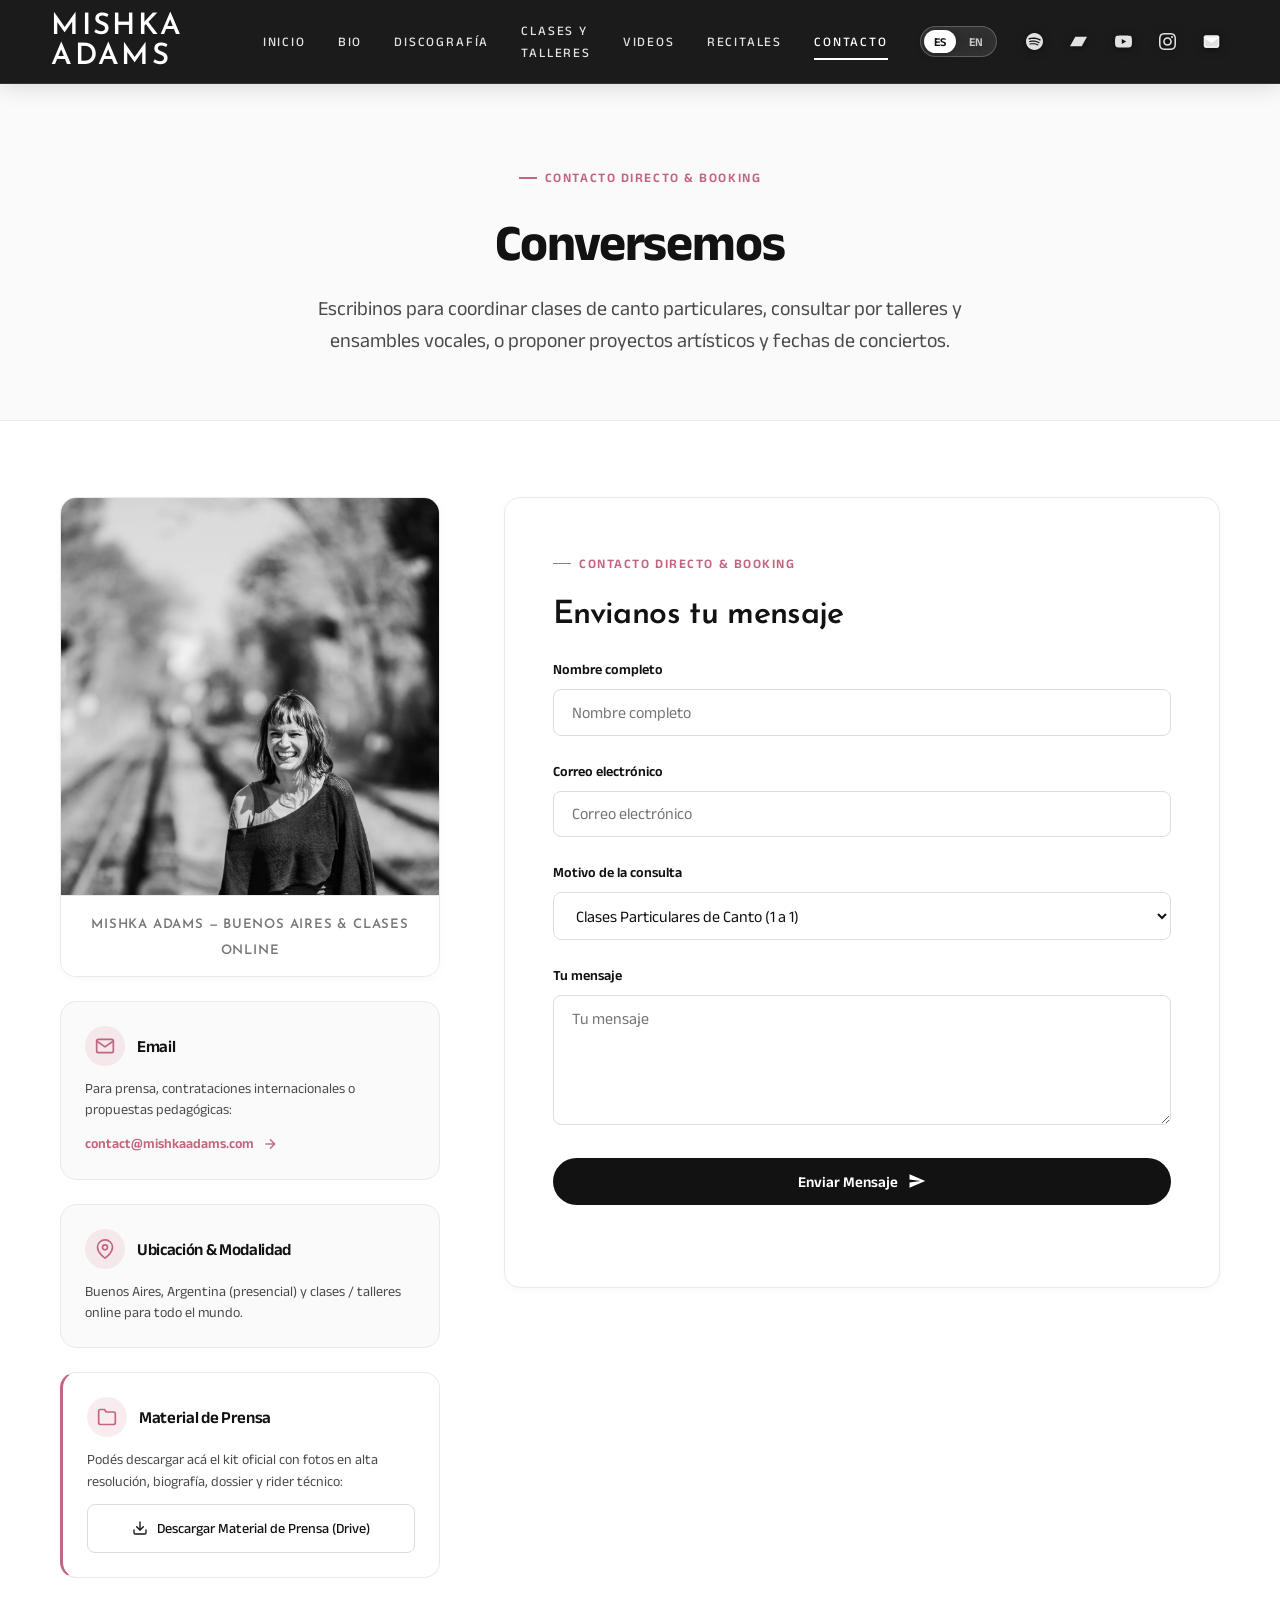
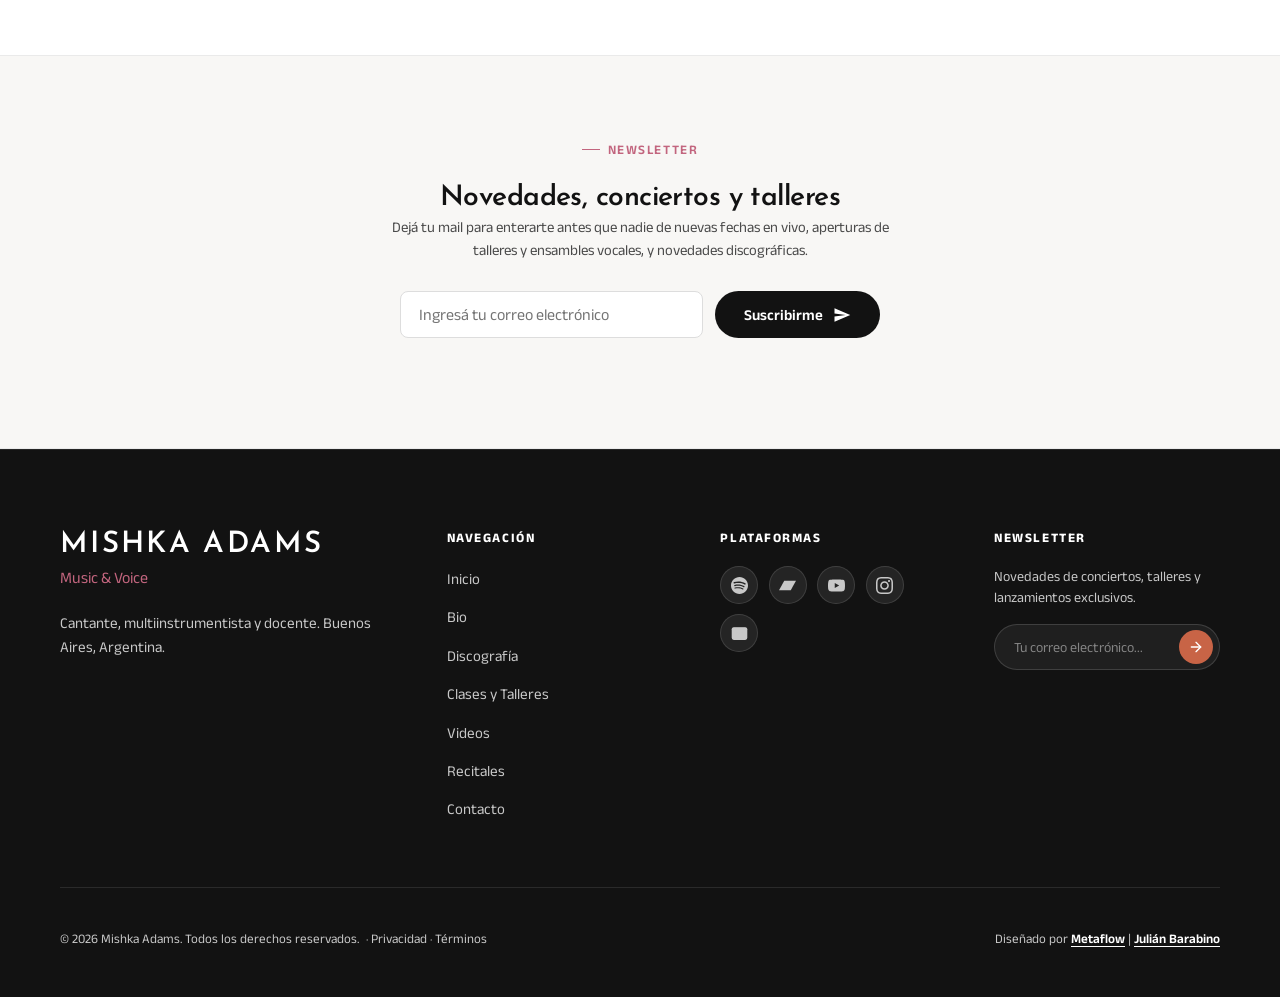
<file: contacto.html>
<!DOCTYPE html>
<html lang="es">
<head>
  <meta charset="UTF-8" />
  <meta name="viewport" content="width=device-width, initial-scale=1.0" />
  <title>Contacto &amp; Booking — Mishka Adams | Clases y Conciertos</title>
  <meta name="description" content="Contactá a Mishka Adams para clases particulares de canto, talleres de percusión para cantantes, ensambles corales y contratación de shows en vivo." />
  <meta name="keywords" content="Mishka Adams contacto, clases de canto agronomia, clases de canto buenos aires, booking mishka adams, contratacion conciertos, talleres percursion cantantes" />

  <!-- Canonical & Hreflang for SEO Multilingual -->
  <link rel="canonical" href="https://mishkaadams.com/contacto.html" />
  <link rel="alternate" hreflang="es" href="https://mishkaadams.com/contacto.html" />
  <link rel="alternate" hreflang="en" href="https://mishkaadams.com/contacto.html?lang=en" />
  <link rel="alternate" hreflang="x-default" href="https://mishkaadams.com/contacto.html" />

  <!-- Favicon & Mobile Touch Icons -->
  <link rel="icon" href="favicon.ico" sizes="any" />
  <link rel="icon" type="image/png" sizes="32x32" href="favicon-32x32.png" />
  <link rel="icon" type="image/png" sizes="16x16" href="favicon-16x16.png" />
  <link rel="apple-touch-icon" sizes="180x180" href="apple-touch-icon.png" />
  <link rel="manifest" href="site.webmanifest" />
  <meta name="theme-color" content="#121212" />

  <!-- OpenGraph / Social Media -->
  <meta property="og:type" content="website" />
  <meta property="og:url" content="https://mishkaadams.com/contacto.html" />
  <meta property="og:title" content="Contacto &amp; Booking — Mishka Adams" />
  <meta property="og:description" content="Consultas para clases particulares de canto, talleres de percusión para cantantes y contrataciones artísticas." />
  <meta property="og:image" content="https://mishkaadams.com/og-cover.jpg" />
  <meta name="twitter:card" content="summary_large_image" />
  <meta name="twitter:title" content="Contacto &amp; Booking — Mishka Adams" />
  <meta name="twitter:description" content="Consultas para clases particulares de canto, talleres de percusión para cantantes y contrataciones artísticas." />
  <meta name="twitter:image" content="https://mishkaadams.com/og-cover.jpg" />

  <!-- Google Fonts Preconnect & Styles -->
  <link rel="preconnect" href="https://fonts.googleapis.com" />
  <link rel="preconnect" href="https://fonts.gstatic.com" crossorigin />
  <link href="https://fonts.googleapis.com/css2?family=Anek+Latin:wght@100..800&family=Josefin+Sans:ital,wght@0,100..700;1,100..700&display=swap" rel="stylesheet" />

  <!-- Stylesheet -->
  <link rel="stylesheet" href="styles.css" />

  <!-- Schema.org Structured Data (JSON-LD) -->
  <script type="application/ld+json">
  {
    "@context": "https://schema.org",
    "@type": "ContactPage",
    "name": "Contacto & Booking Mishka Adams",
    "description": "Página oficial de contacto de Mishka Adams para docencia vocal, talleres y presentaciones artísticas.",
    "url": "https://mishkaadams.com/contacto.html",
    "mainEntity": {
      "@type": "Person",
      "name": "Mishka Adams",
      "jobTitle": "Singer, Educator, Choir Director",
      "email": "mailto:contact@mishkaadams.com",
      "sameAs": [
        "https://open.spotify.com/artist/4WUkYLHYNs9JQYHuPIRHXj",
        "https://mishkaadams.bandcamp.com",
        "https://www.youtube.com/@PercussionforSingers",
        "https://instagram.com/mishkaadams"
      ]
    }
  }
  </script>
</head>
<body class="bio-page-body page-contacto">

  <!-- =========================================================================
       HEADER & NAVIGATION (Consistent Shared Header)
       ========================================================================= -->
  <header class="site-header" id="header">
    <div class="header-container">
      
      <!-- Brand Logo / Signature Wordmark -->
      <a href="index.html" class="brand-logo" aria-label="Mishka Adams — Inicio">
        <span class="brand-name">Mishka Adams</span>
      </a>

      <!-- Navigation Links & Mobile Drawer -->
      <nav class="nav-menu" id="nav-menu" aria-label="Navegación principal">
        
        <!-- Mobile Drawer Top: Small Signature Logo -->
        <div class="mobile-nav-header">
          <a href="index.html" class="mobile-nav-logo" aria-label="Mishka Adams — Inicio">
            <span class="brand-name">Mishka Adams</span>
          </a>
        </div>

        <!-- Mobile Drawer Language Switcher -->
        <div class="mobile-nav-lang">
          <div class="lang-switcher" role="group" aria-label="Selector de idioma">
            <button class="lang-btn active" data-lang="es" aria-label="Cambiar a Español">ES</button>
            <span class="lang-divider">/</span>
            <button class="lang-btn" data-lang="en" aria-label="Switch to English">EN</button>
          </div>
        </div>

        <!-- Main Nav Links -->
        <div class="nav-links-wrap">
          <a href="index.html" class="nav-link" data-i18n="navHome">Inicio</a>
          <a href="index.html#bio" class="nav-link" data-i18n="navBio">Bio</a>
          <a href="index.html#discografia" class="nav-link" data-i18n="navDisco">Discografía</a>
          <a href="talleres.html" class="nav-link" data-i18n="navTeaching">Clases y Talleres</a>
          <a href="index.html#videos" class="nav-link" data-i18n="navVideos">Videos</a>
          <a href="index.html#recitales" class="nav-link" data-i18n="navShows">Recitales</a>
          <a href="contacto.html" class="nav-link active" data-i18n="navContact">Contacto</a>
        </div>

        <!-- Mobile Drawer Footer: Socials & Credits -->
        <div class="mobile-nav-footer">
          <div class="mobile-nav-socials">
            <a href="https://open.spotify.com/artist/4WUkYLHYNs9JQYHuPIRHXj" target="_blank" rel="noopener noreferrer" class="social-icon-btn" aria-label="Spotify">
              <svg viewBox="0 0 24 24">
                <path d="M12 0C5.373 0 0 5.373 0 12s5.373 12 12 12 12-5.373 12-12S18.627 0 12 0zm5.494 17.306c-.216.353-.674.468-1.027.253-2.812-1.718-6.352-2.107-10.523-1.155-.403.092-.803-.16-.895-.563-.092-.403.16-.803.563-.895 4.571-1.044 8.49-.604 11.63 1.332.353.216.467.674.252 1.028zm1.464-3.259c-.272.443-.852.585-1.295.313-3.22-1.978-8.128-2.55-11.936-1.393-.497.151-1.026-.134-1.177-.631-.151-.498.134-1.027.632-1.178 4.356-1.321 9.774-.683 13.463 1.583.443.272.585.852.313 1.306zm.126-3.41c-3.86-2.292-10.228-2.504-13.916-1.385-.593.18-1.222-.162-1.402-.755-.18-.593.162-1.222.755-1.402 4.24-1.287 11.267-1.042 15.707 1.593.535.317.712 1.012.395 1.547-.318.535-1.013.712-1.539.402z"/>
              </svg>
            </a>
            <a href="https://petechurchillandmishkaadams.bandcamp.com" target="_blank" rel="noopener noreferrer" class="social-icon-btn" aria-label="Bandcamp">
              <svg viewBox="0 0 24 24">
                <path d="M0 18.75l7.437-13.5h16.563l-7.438 13.5z"/>
              </svg>
            </a>
            <a href="https://www.youtube.com/@PercussionforSingers" target="_blank" rel="noopener noreferrer" class="social-icon-btn" aria-label="YouTube">
              <svg viewBox="0 0 24 24">
                <path d="M23.498 6.186a3.016 3.016 0 0 0-2.122-2.136C19.505 3.545 12 3.545 12 3.545s-7.505 0-9.377.505A3.017 3.017 0 0 0 .502 6.186C0 8.07 0 12 0 12s0 3.93.502 5.814a3.016 3.016 0 0 0 2.122 2.136c1.871.505 9.376.505 9.376.505s7.505 0 9.377-.505a3.015 3.015 0 0 0 2.122-2.136C24 15.93 24 12 24 12s0-3.93-.502-5.814zM9.545 15.568V8.432L15.818 12l-6.273 3.568z"/>
              </svg>
            </a>
            <a href="https://instagram.com/mishkaadams" target="_blank" rel="noopener noreferrer" class="social-icon-btn" aria-label="Instagram">
              <svg viewBox="0 0 24 24">
                <path d="M12 2.163c3.204 0 3.584.012 4.85.07 3.252.148 4.771 1.691 4.919 4.919.058 1.265.069 1.645.069 4.849 0 3.205-.012 3.584-.069 4.849-.149 3.225-1.664 4.771-4.919 4.919-1.266.058-1.644.07-4.85.07-3.204 0-3.584-.012-4.849-.07-3.26-.149-4.771-1.699-4.919-4.92-.058-1.265-.07-1.644-.07-4.849 0-3.204.013-3.583.07-4.849.149-3.227 1.664-4.771 4.919-4.919 1.266-.057 1.645-.069 4.849-.069zm0-2.163c-3.259 0-3.667.014-4.947.072-4.358.2-6.78 2.618-6.98 6.98-.059 1.281-.073 1.689-.073 4.948 0 3.259.014 3.668.072 4.948.2 4.358 2.618 6.78 6.98 6.98 1.281.058 1.689.072 4.948.072 3.259 0 3.668-.014 4.948-.072 4.354-.2 6.782-2.618 6.979-6.98.059-1.28.073-1.689.073-4.948 0-3.259-.014-3.667-.072-4.947-.196-4.354-2.617-6.78-6.979-6.98-1.281-.059-1.69-.073-4.949-.073zm0 5.838c-3.403 0-6.162 2.759-6.162 6.162s2.759 6.163 6.162 6.163 6.162-2.759 6.162-6.163c0-3.403-2.759-6.162-6.162-6.162zm0 10.162c-2.209 0-4-1.79-4-4 0-2.209 1.791-4 4-4s4 1.791 4 4c0 2.21-1.791 4-4 4zm6.406-11.845c-.796 0-1.441.645-1.441 1.44s.645 1.44 1.441 1.44c.795 0 1.439-.645 1.439-1.44s-.644-1.44-1.439-1.44z"/>
              </svg>
            </a>
            <a href="mailto:contact@mishkaadams.com" class="social-icon-btn" aria-label="Email">
              <svg viewBox="0 0 24 24" fill="none" stroke="currentColor" stroke-width="2" stroke-linecap="round" stroke-linejoin="round">
                <path d="M4 4h16c1.1 0 2 .9 2 2v12c0 1.1-.9 2-2 2H4c-1.1 0-2-.9-2-2V6c0-1.1.9-2 2-2z"></path>
                <polyline points="22,6 12,13 2,6"></polyline>
              </svg>
            </a>
          </div>
          <div class="mobile-nav-info">
            <p>© 2026 Mishka Adams. <span data-i18n="footerRights">Todos los derechos reservados.</span></p>
            <p class="mobile-nav-credits"><span data-i18n-html="footerCredits">Diseñado por <a href="https://metaflow.com.ar" target="_blank" rel="noopener noreferrer">Metaflow</a> | <a href="https://julianbarabino.com.ar" target="_blank" rel="noopener noreferrer">Julián Barabino</a></span></p>
          </div>
        </div>

      </nav>

      <!-- Header Actions: Language Switch & Socials -->
      <div class="header-actions">
        
        <!-- Language Switcher Pill -->
        <div class="lang-switcher" aria-label="Selector de idioma / Language Switcher">
          <button class="lang-btn active" data-lang="es" aria-label="Español">ES</button>
          <button class="lang-btn" data-lang="en" aria-label="English">EN</button>
        </div>

        <!-- Social Media Streaming Icons -->
        <div class="header-socials">
          <a href="https://open.spotify.com/artist/4WUkYLHYNs9JQYHuPIRHXj" target="_blank" rel="noopener noreferrer" class="social-icon-btn" aria-label="Spotify">
            <svg viewBox="0 0 24 24">
              <path d="M12 0C5.373 0 0 5.373 0 12s5.373 12 12 12 12-5.373 12-12S18.627 0 12 0zm5.494 17.305a.754.754 0 0 1-1.036.25c-2.833-1.732-6.4-2.124-10.603-1.163a.755.755 0 0 1-.34-1.472c4.604-1.05 8.56-.607 11.729 1.349a.755.755 0 0 1 .25 1.036zm1.467-3.262a.945.945 0 0 1-1.298.312c-3.243-1.993-8.188-2.568-12.025-1.402a.945.945 0 0 1-.557-1.805c4.385-1.332 9.83-.69 13.568 1.597a.945.945 0 0 1 .312 1.298zm.126-3.398c-3.889-2.31-10.3-2.524-14.032-1.391a1.134 1.134 0 1 1-.659-2.171c4.29-1.303 11.37-1.05 15.82 1.592a1.134 1.134 0 1 1-1.129 1.97z"/>
            </svg>
          </a>

          <a href="https://petechurchillandmishkaadams.bandcamp.com" target="_blank" rel="noopener noreferrer" class="social-icon-btn" aria-label="Bandcamp">
            <svg viewBox="0 0 24 24">
              <path d="M0 18.75l7.437-13.5h16.563l-7.438 13.5z"/>
            </svg>
          </a>

          <a href="https://www.youtube.com/@PercussionforSingers" target="_blank" rel="noopener noreferrer" class="social-icon-btn" aria-label="YouTube">
            <svg viewBox="0 0 24 24">
              <path d="M23.498 6.186a3.016 3.016 0 0 0-2.122-2.136C19.505 3.545 12 3.545 12 3.545s-7.505 0-9.377.505A3.017 3.017 0 0 0 .502 6.186C0 8.07 0 12 0 12s0 3.93.502 5.814a3.016 3.016 0 0 0 2.122 2.136c1.871.505 9.376.505 9.376.505s7.505 0 9.377-.505a3.015 3.015 0 0 0 2.122-2.136C24 15.93 24 12 24 12s0-3.93-.502-5.814zM9.545 15.568V8.432L15.818 12l-6.273 3.568z"/>
            </svg>
          </a>

          <a href="https://instagram.com/mishkaadams" target="_blank" rel="noopener noreferrer" class="social-icon-btn" aria-label="Instagram">
            <svg viewBox="0 0 24 24">
              <path d="M12 2.163c3.204 0 3.584.012 4.85.07 3.252.148 4.771 1.691 4.919 4.919.058 1.265.069 1.645.069 4.849 0 3.205-.012 3.584-.069 4.849-.149 3.225-1.664 4.771-4.919 4.919-1.266.058-1.644.07-4.85.07-3.204 0-3.584-.012-4.849-.07-3.26-.149-4.771-1.699-4.919-4.92-.058-1.265-.07-1.644-.07-4.849 0-3.204.013-3.583.07-4.849.149-3.227 1.664-4.771 4.919-4.919 1.266-.057 1.645-.069 4.849-.069zm0-2.163c-3.259 0-3.667.014-4.947.072-4.358.2-6.78 2.618-6.98 6.98-.059 1.281-.073 1.689-.073 4.948 0 3.259.014 3.668.072 4.948.2 4.358 2.618 6.78 6.98 6.98 1.281.058 1.689.072 4.948.072 3.259 0 3.668-.014 4.948-.072 4.354-.2 6.782-2.618 6.979-6.98.059-1.28.073-1.689.073-4.948 0-3.259-.014-3.667-.072-4.947-.196-4.354-2.617-6.78-6.979-6.98-1.281-.059-1.69-.073-4.949-.073zm0 5.838c-3.403 0-6.162 2.759-6.162 6.162s2.759 6.163 6.162 6.163 6.162-2.759 6.162-6.163c0-3.403-2.759-6.162-6.162-6.162zm0 10.162c-2.209 0-4-1.79-4-4 0-2.209 1.791-4 4-4s4 1.791 4 4c0 2.21-1.791 4-4 4zm6.406-11.845c-.796 0-1.441.645-1.441 1.44s.645 1.44 1.441 1.44c.795 0 1.439-.645 1.439-1.44s-.644-1.44-1.439-1.44z"/>
          </svg>
        </a>

        <a href="mailto:contact@mishkaadams.com" class="social-icon-btn" aria-label="Email">
          <svg viewBox="0 0 24 24" fill="none" stroke="currentColor" stroke-width="2" stroke-linecap="round" stroke-linejoin="round">
            <path d="M4 4h16c1.1 0 2 .9 2 2v12c0 1.1-.9 2-2 2H4c-1.1 0-2-.9-2-2V6c0-1.1.9-2 2-2z"></path>
            <polyline points="22,6 12,13 2,6"></polyline>
          </svg>
        </a>
      </div>

      <!-- Mobile Menu Toggle Button -->
      <button class="mobile-toggle" aria-label="Abrir menú">
        <span></span>
        <span></span>
      </button>

    </div>
  </div>
</header>

<!-- =========================================================================
     PAGE HERO
     ========================================================================= -->
<section class="contact-page-hero">
  <div class="container container-narrow">
    <span class="section-tag" data-i18n="contactPageTag">Contacto Directo &amp; Booking</span>
    <h1 class="section-title" data-i18n="contactPageTitle" style="margin-top: 0.5rem;">Conversemos</h1>
    <p class="section-subtitle" data-i18n="contactPageSubtitle" style="margin-left: auto; margin-right: auto; max-width: 680px;">
      Escribinos para coordinar clases de canto particulares, consultar por talleres y ensambles vocales, o proponer proyectos artísticos y fechas de conciertos.
    </p>
  </div>
</section>

<!-- =========================================================================
     CONTACT LAYOUT: DIRECT CHANNELS, PHOTO, PRESS KIT & INTERACTIVE FORM
     ========================================================================= -->
<main class="container">
  <div class="contact-page-grid">
    
    <!-- Left Sidebar: Photo, Direct Channels & Press Kit -->
    <aside class="contact-sidebar">
      
      <!-- Artist Photo Card -->
      <div class="contact-photo-card">
        <img 
          src="FOTOS WEBSITE/Fotos Finales Mishka/pagina contacto.webp" 
          alt="Mishka Adams — Consultas para contrataciones artísticas, clases y talleres" 
          class="contact-photo-img" 
          width="800"
          height="534"
          loading="lazy" 
        />
        <div class="contact-photo-caption">
          <span class="contact-photo-title" data-i18n="contactPhotoCaption">Mishka Adams — Buenos Aires &amp; Clases Online</span>
        </div>
      </div>

      <!-- Direct Email -->
      <div class="contact-channel-card">
        <div class="contact-channel-header">
          <div class="contact-channel-icon">
            <svg viewBox="0 0 24 24" fill="none" stroke="currentColor" stroke-width="2" stroke-linecap="round" stroke-linejoin="round">
              <path d="M4 4h16c1.1 0 2 .9 2 2v12c0 1.1-.9 2-2 2H4c-1.1 0-2-.9-2-2V6c0-1.1.9-2 2-2z"></path>
              <polyline points="22,6 12,13 2,6"></polyline>
            </svg>
          </div>
          <div>
            <h3 class="contact-channel-title" data-i18n="contactEmailTitle">Email</h3>
          </div>
        </div>
        <p class="contact-channel-desc" data-i18n="contactEmailDesc">
          Para prensa, contrataciones internacionales o propuestas pedagógicas:
        </p>
        <a href="mailto:contact@mishkaadams.com" class="contact-channel-btn">
          <span>contact@mishkaadams.com</span>
          <svg viewBox="0 0 24 24" fill="none" stroke="currentColor" stroke-width="2"><line x1="5" y1="12" x2="19" y2="12"></line><polyline points="12 5 19 12 12 19"></polyline></svg>
        </a>
      </div>

      <!-- Studio & Location Info -->
      <div class="contact-channel-card">
        <div class="contact-channel-header">
          <div class="contact-channel-icon">
            <svg viewBox="0 0 24 24" fill="none" stroke="currentColor" stroke-width="2" stroke-linecap="round" stroke-linejoin="round">
              <path d="M21 10c0 7-9 13-9 13s-9-6-9-13a9 9 0 0 1 18 0z"></path>
              <circle cx="12" cy="10" r="3"></circle>
            </svg>
          </div>
          <div>
            <h3 class="contact-channel-title" data-i18n="contactLocationTitle">Ubicación &amp; Modalidad</h3>
          </div>
        </div>
        <p class="contact-channel-desc" data-i18n="contactLocationDesc">
          Buenos Aires, Argentina (presencial) y clases / talleres online para todo el mundo.
        </p>
      </div>

      <!-- Press Kit / Google Drive Material Card -->
      <div class="contact-channel-card contact-press-card">
        <div class="contact-channel-header">
          <div class="contact-channel-icon">
            <svg viewBox="0 0 24 24" fill="none" stroke="currentColor" stroke-width="2" stroke-linecap="round" stroke-linejoin="round">
              <path d="M22 19a2 2 0 0 1-2 2H4a2 2 0 0 1-2-2V5a2 2 0 0 1 2-2h5l2 3h9a2 2 0 0 1 2 2z"></path>
            </svg>
          </div>
          <div>
            <h3 class="contact-channel-title" data-i18n="pressKitTitle">Material de Prensa</h3>
          </div>
        </div>
        <p class="contact-channel-desc" data-i18n="pressKitDesc">
          Podés descargar acá el kit oficial con fotos en alta resolución, biografía, dossier y rider técnico:
        </p>
        <a href="https://drive.google.com/drive/folders/1pDO7Ekn9SHoXBdD3h4QsC0c-XNjgRaYV" target="_blank" rel="noopener noreferrer" class="btn-press-drive">
          <svg viewBox="0 0 24 24" width="16" height="16" fill="none" stroke="currentColor" stroke-width="2" stroke-linecap="round" stroke-linejoin="round">
            <path d="M21 15v4a2 2 0 0 1-2 2H5a2 2 0 0 1-2-2v-4"></path>
            <polyline points="7 10 12 15 17 10"></polyline>
            <line x1="12" y1="15" x2="12" y2="3"></line>
          </svg>
          <span data-i18n="pressKitBtn">Descargar Material de Prensa (Drive)</span>
        </a>
      </div>

    </aside>

    <!-- Right Column: Interactive Form Card -->
    <section class="contact-form-card" aria-labelledby="contact-form-title">
      <div class="contact-form-header">
        <span class="section-tag" data-i18n="contactPageTag">Contacto Directo &amp; Booking</span>
        <h2 id="contact-form-title" class="contact-form-headline" data-i18n="contactFormTitle">Envianos tu mensaje</h2>
      </div>

      <form id="contact-form">
        <!-- Anti-spam Honeypot (hidden from human visitors) -->
        <input type="text" name="_honey" style="display:none" tabindex="-1" autocomplete="off" />

        <div class="form-group">
          <label class="form-label" for="form-name" data-i18n="contactFormName">Nombre completo</label>
          <input type="text" id="form-name" name="name" class="form-input" required placeholder="Tu nombre" data-i18n-placeholder="contactFormName" />
        </div>

        <div class="form-group">
          <label class="form-label" for="form-email" data-i18n="contactFormEmail">Correo electrónico</label>
          <input type="email" id="form-email" name="email" class="form-input" required placeholder="tu@email.com" data-i18n-placeholder="contactFormEmail" />
        </div>

        <div class="form-group">
          <label class="form-label" for="form-subject" data-i18n="contactFormSubject">Motivo de la consulta</label>
          <select id="form-subject" name="subject" class="form-select">
            <option value="voice" data-i18n="contactSubject1">Clases Particulares de Canto (1 a 1)</option>
            <option value="percussion" data-i18n="contactSubject2">Taller Percusión para Cantantes</option>
            <option value="ensembles" data-i18n="contactSubject3">Ensambles Vocales (Rayuela / Agronomía Canta)</option>
            <option value="booking" data-i18n="contactSubject4">Contratación Artística &amp; Conciertos</option>
            <option value="press" data-i18n="contactSubject5">Prensa &amp; General</option>
          </select>
        </div>

        <div class="form-group">
          <label class="form-label" for="form-message" data-i18n="contactFormMessage">Tu mensaje</label>
          <textarea id="form-message" name="message" class="form-textarea" rows="5" required placeholder="Contanos sobre vos o tu consulta..." data-i18n-placeholder="contactFormMessage"></textarea>
        </div>

        <button type="submit" class="btn btn-primary" style="width: 100%; justify-content: center;">
          <span data-i18n="contactFormBtn">Enviar Mensaje</span>
          <svg viewBox="0 0 24 24" width="16" height="16" fill="currentColor">
            <path d="M2.01 21L23 12 2.01 3 2 10l15 2-15 2z"/>
          </svg>
        </button>

        <div class="newsletter-feedback" id="contact-feedback"></div>
      </form>
    </section>

  </div>
</main>

<!-- =========================================================================
     NEWSLETTER SECTION (Dedicated Strip on Contact Page)
     ========================================================================= -->
<section class="contact-newsletter-section">
  <div class="container container-narrow">
    <div class="contact-newsletter-card">
      <div class="contact-newsletter-header">
        <span class="section-tag" data-i18n="contactNewsletterTitle">Newsletter</span>
        <h3 class="contact-newsletter-title" data-i18n="contactNewsletterSubtitle">Novedades, conciertos y talleres</h3>
        <p class="contact-newsletter-desc" data-i18n="contactNewsletterDesc">
          Dejá tu mail para enterarte antes que nadie de nuevas fechas en vivo, aperturas de talleres y ensambles vocales, y novedades discográficas.
        </p>
      </div>

      <form id="newsletter-form" class="contact-newsletter-form">
        <div class="contact-newsletter-input-wrap">
          <input 
            type="email" 
            name="email_address"
            class="form-input newsletter-input" 
            placeholder="Ingresá tu correo electrónico" 
            data-i18n-placeholder="contactNewsletterPlaceholder" 
            required 
          />
          <button type="submit" class="btn btn-primary newsletter-submit">
            <span data-i18n="contactNewsletterBtn">Suscribirme</span>
            <svg viewBox="0 0 24 24" width="16" height="16" fill="currentColor">
              <path d="M2.01 21L23 12 2.01 3 2 10l15 2-15 2z"/>
            </svg>
          </button>
        </div>
        <div class="newsletter-feedback" id="newsletter-feedback"></div>
      </form>
    </div>
  </div>
</section>

<!-- =========================================================================
     FOOTER
     ========================================================================= -->
<footer class="site-footer">
  <div class="container">
    
    <div class="footer-top">
      
      <!-- Brand Summary -->
      <div class="footer-brand">
        <span class="brand-name">Mishka Adams</span>
        <span class="brand-subtitle" style="display: block; margin-top: 4px;">Music & Voice</span>
        <p class="footer-brand-desc" data-i18n="footerBrandDesc">
          Cantante, multiinstrumentista y docente. Buenos Aires, Argentina.
        </p>
      </div>

      <!-- Navigation Links -->
      <div>
        <h4 class="footer-col-title" data-i18n="footerNavTitle">Navegación</h4>
        <ul class="footer-links">
          <li><a href="index.html" class="footer-link" data-i18n="navHome">Inicio</a></li>
          <li><a href="index.html#bio" class="footer-link" data-i18n="navBio">Bio</a></li>
          <li><a href="index.html#discografia" class="footer-link" data-i18n="navDisco">Discografía</a></li>
          <li><a href="talleres.html" class="footer-link" data-i18n="navTeaching">Clases y Talleres</a></li>
          <li><a href="index.html#videos" class="footer-link" data-i18n="navVideos">Videos</a></li>
          <li><a href="index.html#recitales" class="footer-link" data-i18n="navShows">Recitales</a></li>
          <li><a href="contacto.html" class="footer-link active" data-i18n="navContact">Contacto</a></li>
        </ul>
      </div>

      <!-- Music Platforms -->
      <div>
        <h4 class="footer-col-title" data-i18n="footerConnectTitle">Plataformas</h4>
        <div class="footer-social-icons">
          <a href="https://open.spotify.com/artist/4WUkYLHYNs9JQYHuPIRHXj" target="_blank" rel="noopener noreferrer" class="footer-social-btn" aria-label="Spotify">
            <svg viewBox="0 0 24 24">
              <path d="M12 0C5.373 0 0 5.373 0 12s5.373 12 12 12 12-5.373 12-12S18.627 0 12 0zm5.494 17.305a.754.754 0 0 1-1.036.25c-2.833-1.732-6.4-2.124-10.603-1.163a.755.755 0 0 1-.34-1.472c4.604-1.05 8.56-.607 11.729 1.349a.755.755 0 0 1 .25 1.036zm1.467-3.262a.945.945 0 0 1-1.298.312c-3.243-1.993-8.188-2.568-12.025-1.402a.945.945 0 0 1-.557-1.805c4.385-1.332 9.83-.69 13.568 1.597a.945.945 0 0 1 .312 1.298zm.126-3.398c-3.889-2.31-10.3-2.524-14.032-1.391a1.134 1.134 0 1 1-.659-2.171c4.29-1.303 11.37-1.05 15.82 1.592a1.134 1.134 0 1 1-1.129 1.97z"/>
            </svg>
          </a>
          <a href="https://petechurchillandmishkaadams.bandcamp.com" target="_blank" rel="noopener noreferrer" class="footer-social-btn" aria-label="Bandcamp">
            <svg viewBox="0 0 24 24">
              <path d="M0 18.75l7.437-13.5h16.563l-7.438 13.5z"/>
            </svg>
          </a>
          <a href="https://www.youtube.com/@PercussionforSingers" target="_blank" rel="noopener noreferrer" class="footer-social-btn" aria-label="YouTube">
            <svg viewBox="0 0 24 24">
              <path d="M23.498 6.186a3.016 3.016 0 0 0-2.122-2.136C19.505 3.545 12 3.545 12 3.545s-7.505 0-9.377.505A3.017 3.017 0 0 0 .502 6.186C0 8.07 0 12 0 12s0 3.93.502 5.814a3.016 3.016 0 0 0 2.122 2.136c1.871.505 9.376.505 9.376.505s7.505 0 9.377-.505a3.015 3.015 0 0 0 2.122-2.136C24 15.93 24 12 24 12s0-3.93-.502-5.814zM9.545 15.568V8.432L15.818 12l-6.273 3.568z"/>
            </svg>
          </a>
          <a href="https://instagram.com/mishkaadams" target="_blank" rel="noopener noreferrer" class="footer-social-btn" aria-label="Instagram">
            <svg viewBox="0 0 24 24">
              <path d="M12 2.163c3.204 0 3.584.012 4.85.07 3.252.148 4.771 1.691 4.919 4.919.058 1.265.069 1.645.069 4.849 0 3.205-.012 3.584-.069 4.849-.149 3.225-1.664 4.771-4.919 4.919-1.266.058-1.644.07-4.85.07-3.204 0-3.584-.012-4.849-.07-3.26-.149-4.771-1.699-4.919-4.92-.058-1.265-.07-1.644-.07-4.849 0-3.204.013-3.583.07-4.849.149-3.227 1.664-4.771 4.919-4.919 1.266-.057 1.645-.069 4.849-.069zm0-2.163c-3.259 0-3.667.014-4.947.072-4.358.2-6.78 2.618-6.98 6.98-.059 1.281-.073 1.689-.073 4.948 0 3.259.014 3.668.072 4.948.2 4.358 2.618 6.78 6.98 6.98 1.281.058 1.689.072 4.948.072 3.259 0 3.668-.014 4.948-.072 4.354-.2 6.782-2.618 6.979-6.98.059-1.28.073-1.689.073-4.948 0-3.259-.014-3.667-.072-4.947-.196-4.354-2.617-6.78-6.979-6.98-1.281-.059-1.69-.073-4.949-.073zm0 5.838c-3.403 0-6.162 2.759-6.162 6.162s2.759 6.163 6.162 6.163 6.162-2.759 6.162-6.163c0-3.403-2.759-6.162-6.162-6.162zm0 10.162c-2.209 0-4-1.79-4-4 0-2.209 1.791-4 4-4s4 1.791 4 4c0 2.21-1.791 4-4 4zm6.406-11.845c-.796 0-1.441.645-1.441 1.44s.645 1.44 1.441 1.44c.795 0 1.439-.645 1.439-1.44s-.644-1.44-1.439-1.44z"/>
          </svg>
        </a>
        <a href="mailto:contact@mishkaadams.com" class="footer-social-btn" aria-label="Email">
          <svg viewBox="0 0 24 24" fill="none" stroke="currentColor" stroke-width="2" stroke-linecap="round" stroke-linejoin="round">
            <path d="M4 4h16c1.1 0 2 .9 2 2v12c0 1.1-.9 2-2 2H4c-1.1 0-2-.9-2-2V6c0-1.1.9-2 2-2z"></path>
            <polyline points="22,6 12,13 2,6"></polyline>
          </svg>
        </a>
      </div>
    </div>

    <!-- Newsletter Compact Card -->
    <div class="footer-newsletter-col">
      <h4 class="footer-col-title" data-i18n="footerNewsletterTitle">Newsletter</h4>
      <p class="footer-newsletter-desc" data-i18n="footerNewsletterDesc">
        Novedades de conciertos, talleres y lanzamientos exclusivos.
      </p>
      <form class="footer-newsletter-form" id="footer-newsletter-form">
        <div class="footer-input-group">
          <input 
            type="email" 
            class="footer-input" 
            placeholder="Tu correo electrónico..." 
            data-i18n-placeholder="newsletterPlaceholder" 
            required 
            aria-label="Correo para newsletter"
          />
          <button type="submit" class="footer-submit-btn" aria-label="Suscribirse">
            <svg viewBox="0 0 24 24" width="16" height="16" fill="none" stroke="currentColor" stroke-width="2" stroke-linecap="round" stroke-linejoin="round">
              <line x1="5" y1="12" x2="19" y2="12"></line>
              <polyline points="12 5 19 12 12 19"></polyline>
            </svg>
          </button>
        </div>
        <div class="newsletter-feedback" id="footer-newsletter-feedback"></div>
      </form>
    </div>

  </div>

  <!-- Footer Bottom -->
  <div class="footer-bottom">
    <div>
      <span>© 2026 Mishka Adams. <span data-i18n="footerRights">Todos los derechos reservados.</span></span>
      <span class="footer-legal-links">
        · <a href="privacidad.html" data-i18n="footerPrivacy">Privacidad</a>
        · <a href="terminos.html" data-i18n="footerTerms">Términos</a>
      </span>
    </div>
    <div class="footer-credits">
      <span data-i18n-html="footerCredits">Diseñado por <a href="https://metaflow.com.ar" target="_blank" rel="noopener noreferrer">Metaflow</a> | <a href="https://julianbarabino.com.ar" target="_blank" rel="noopener noreferrer">Julián Barabino</a></span>
    </div>
  </div>

</footer>

<!-- Scripts -->
<script src="main.js"></script>
</body>
</html>
</file>
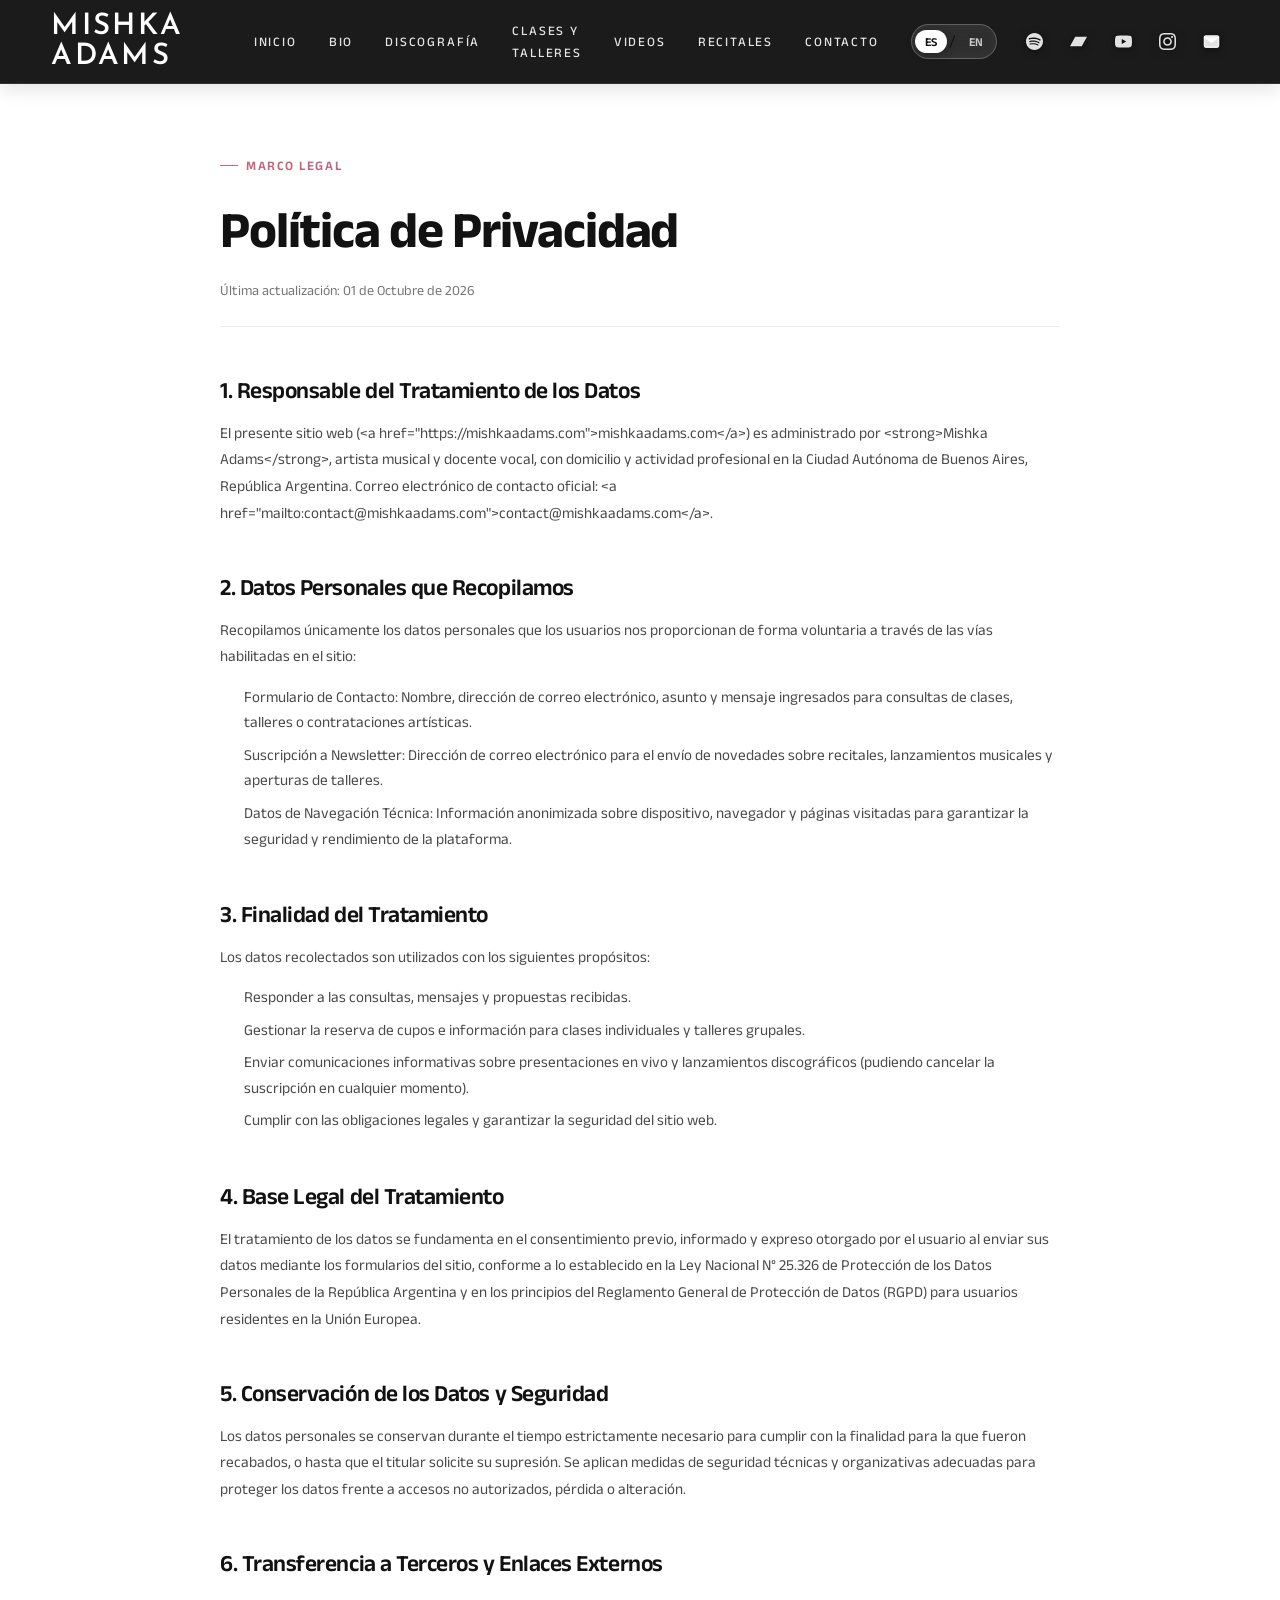
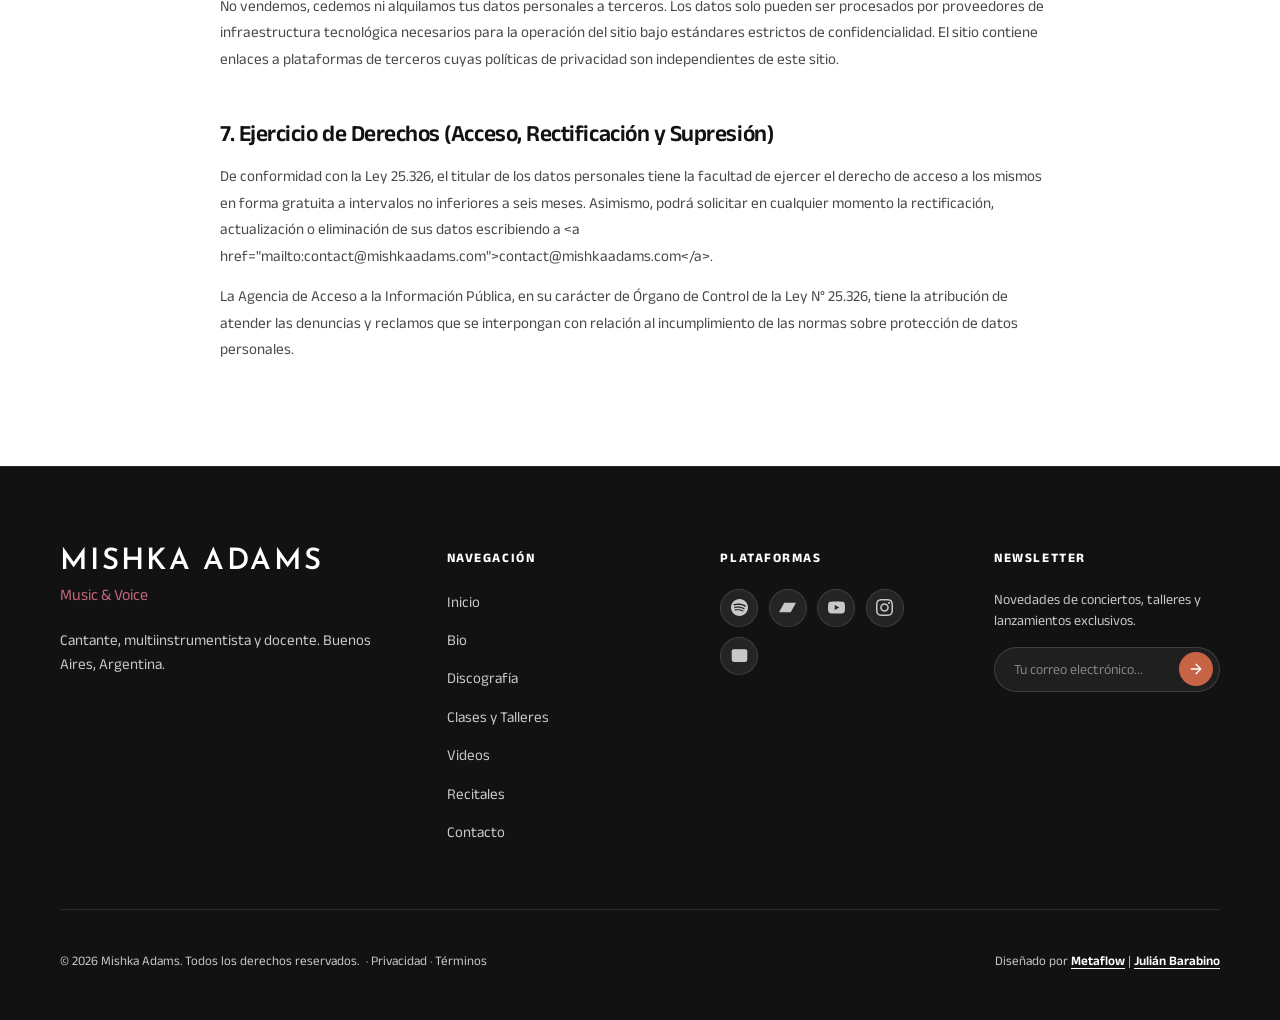
<file: privacidad.html>
<!DOCTYPE html>
<html lang="es">
<head>
  <meta charset="UTF-8" />
  <meta name="viewport" content="width=device-width, initial-scale=1.0" />
  <title>Política de Privacidad — Mishka Adams</title>
  <meta name="description" content="Política de Privacidad del sitio oficial de Mishka Adams. Información sobre el tratamiento y protección de datos personales conforme a la Ley 25.326 y normativas vigentes." />
  <meta name="robots" content="index, follow" />

  <!-- Canonical & Hreflang for SEO Multilingual -->
  <link rel="canonical" href="https://mishkaadams.com/privacidad.html" />
  <link rel="alternate" hreflang="es" href="https://mishkaadams.com/privacidad.html" />
  <link rel="alternate" hreflang="en" href="https://mishkaadams.com/privacidad.html?lang=en" />
  <link rel="alternate" hreflang="x-default" href="https://mishkaadams.com/privacidad.html" />

  <!-- Favicon & Mobile Touch Icons -->
  <link rel="icon" href="favicon.ico" sizes="any" />
  <link rel="icon" type="image/png" sizes="32x32" href="favicon-32x32.png" />
  <link rel="icon" type="image/png" sizes="16x16" href="favicon-16x16.png" />
  <link rel="apple-touch-icon" sizes="180x180" href="apple-touch-icon.png" />
  <link rel="manifest" href="site.webmanifest" />
  <meta name="theme-color" content="#121212" />

  <!-- OpenGraph / Social Media -->
  <meta property="og:type" content="website" />
  <meta property="og:url" content="https://mishkaadams.com/privacidad.html" />
  <meta property="og:title" content="Política de Privacidad — Mishka Adams" />
  <meta property="og:description" content="Información sobre la protección de datos personales y privacidad en el sitio oficial de Mishka Adams." />
  <meta property="og:image" content="https://mishkaadams.com/og-cover.jpg" />
  <meta name="twitter:card" content="summary_large_image" />
  <meta name="twitter:title" content="Política de Privacidad — Mishka Adams" />
  <meta name="twitter:description" content="Información sobre la protección de datos personales y privacidad en el sitio oficial de Mishka Adams." />
  <meta name="twitter:image" content="https://mishkaadams.com/og-cover.jpg" />

  <!-- Google Fonts Preconnect & Styles -->
  <link rel="preconnect" href="https://fonts.googleapis.com" />
  <link rel="preconnect" href="https://fonts.gstatic.com" crossorigin />
  <link href="https://fonts.googleapis.com/css2?family=Anek+Latin:wght@100..800&family=Josefin+Sans:ital,wght@0,100..700;1,100..700&display=swap" rel="stylesheet" />

  <!-- Stylesheet -->
  <link rel="stylesheet" href="styles.css" />

  <!-- Schema.org Structured Data (JSON-LD) -->
  <script type="application/ld+json">
  {
    "@context": "https://schema.org",
    "@type": "WebPage",
    "name": "Política de Privacidad — Mishka Adams",
    "url": "https://mishkaadams.com/privacidad.html",
    "description": "Política de privacidad y protección de datos personales del sitio oficial de Mishka Adams.",
    "publisher": {
      "@type": "Person",
      "name": "Mishka Adams"
    }
  }
  </script>
</head>
<body class="bio-page-body page-legal">

  <!-- =========================================================================
       HEADER & NAVIGATION (Consistent Shared Header)
       ========================================================================= -->
  <header class="site-header" id="header">
    <div class="header-container">
      
      <!-- Brand Logo / Signature Wordmark -->
      <a href="index.html" class="brand-logo" aria-label="Mishka Adams — Inicio">
        <span class="brand-name">Mishka Adams</span>
      </a>

      <!-- Navigation Links & Mobile Drawer -->
      <nav class="nav-menu" id="nav-menu" aria-label="Navegación principal">
        
        <!-- Mobile Drawer Top: Small Signature Logo -->
        <div class="mobile-nav-header">
          <a href="index.html" class="mobile-nav-logo" aria-label="Mishka Adams — Inicio">
            <span class="brand-name">Mishka Adams</span>
          </a>
        </div>

        <!-- Mobile Drawer Language Switcher -->
        <div class="mobile-nav-lang">
          <div class="lang-switcher" role="group" aria-label="Selector de idioma">
            <button class="lang-btn active" data-lang="es" aria-label="Cambiar a Español">ES</button>
            <span class="lang-divider">/</span>
            <button class="lang-btn" data-lang="en" aria-label="Switch to English">EN</button>
          </div>
        </div>

        <!-- Main Nav Links -->
        <div class="nav-links-wrap">
          <a href="index.html" class="nav-link" data-i18n="navHome">Inicio</a>
          <a href="index.html#bio" class="nav-link" data-i18n="navBio">Bio</a>
          <a href="index.html#discografia" class="nav-link" data-i18n="navDisco">Discografía</a>
          <a href="talleres.html" class="nav-link" data-i18n="navTeaching">Clases y Talleres</a>
          <a href="index.html#videos" class="nav-link" data-i18n="navVideos">Videos</a>
          <a href="index.html#recitales" class="nav-link" data-i18n="navShows">Recitales</a>
          <a href="contacto.html" class="nav-link" data-i18n="navContact">Contacto</a>
        </div>

        <!-- Mobile Drawer Footer: Socials & Credits -->
        <div class="mobile-nav-footer">
          <div class="mobile-nav-socials">
            <a href="https://open.spotify.com/artist/4WUkYLHYNs9JQYHuPIRHXj" target="_blank" rel="noopener noreferrer" class="social-icon-btn" aria-label="Spotify">
              <svg viewBox="0 0 24 24">
                <path d="M12 0C5.373 0 0 5.373 0 12s5.373 12 12 12 12-5.373 12-12S18.627 0 12 0zm5.494 17.306c-.216.353-.674.468-1.027.253-2.812-1.718-6.352-2.107-10.523-1.155-.403.092-.803-.16-.895-.563-.092-.403.16-.803.563-.895 4.571-1.044 8.49-.604 11.63 1.332.353.216.467.674.252 1.028zm1.464-3.259c-.272.443-.852.585-1.295.313-3.22-1.978-8.128-2.55-11.936-1.393-.497.151-1.026-.134-1.177-.631-.151-.498.134-1.027.632-1.178 4.356-1.321 9.774-.683 13.463 1.583.443.272.585.852.313 1.306zm.126-3.41c-3.86-2.292-10.228-2.504-13.916-1.385-.593.18-1.222-.162-1.402-.755-.18-.593.162-1.222.755-1.402 4.24-1.287 11.267-1.042 15.707 1.593.535.317.712 1.012.395 1.547-.318.535-1.013.712-1.539.402z"/>
              </svg>
            </a>
            <a href="https://petechurchillandmishkaadams.bandcamp.com" target="_blank" rel="noopener noreferrer" class="social-icon-btn" aria-label="Bandcamp">
              <svg viewBox="0 0 24 24">
                <path d="M0 18.75l7.437-13.5h16.563l-7.438 13.5z"/>
              </svg>
            </a>
            <a href="https://www.youtube.com/@PercussionforSingers" target="_blank" rel="noopener noreferrer" class="social-icon-btn" aria-label="YouTube">
              <svg viewBox="0 0 24 24">
                <path d="M23.498 6.186a3.016 3.016 0 0 0-2.122-2.136C19.505 3.545 12 3.545 12 3.545s-7.505 0-9.377.505A3.017 3.017 0 0 0 .502 6.186C0 8.07 0 12 0 12s0 3.93.502 5.814a3.016 3.016 0 0 0 2.122 2.136c1.871.505 9.376.505 9.376.505s7.505 0 9.377-.505a3.015 3.015 0 0 0 2.122-2.136C24 15.93 24 12 24 12s0-3.93-.502-5.814zM9.545 15.568V8.432L15.818 12l-6.273 3.568z"/>
              </svg>
            </a>
            <a href="https://instagram.com/mishkaadams" target="_blank" rel="noopener noreferrer" class="social-icon-btn" aria-label="Instagram">
              <svg viewBox="0 0 24 24">
                <path d="M12 2.163c3.204 0 3.584.012 4.85.07 3.252.148 4.771 1.691 4.919 4.919.058 1.265.069 1.645.069 4.849 0 3.205-.012 3.584-.069 4.849-.149 3.225-1.664 4.771-4.919 4.919-1.266.058-1.644.07-4.85.07-3.204 0-3.584-.012-4.849-.07-3.26-.149-4.771-1.699-4.919-4.92-.058-1.265-.07-1.644-.07-4.849 0-3.204.013-3.583.07-4.849.149-3.227 1.664-4.771 4.919-4.919 1.266-.057 1.645-.069 4.849-.069zm0-2.163c-3.259 0-3.667.014-4.947.072-4.358.2-6.78 2.618-6.98 6.98-.059 1.281-.073 1.689-.073 4.948 0 3.259.014 3.668.072 4.948.2 4.358 2.618 6.78 6.98 6.98 1.281.058 1.689.072 4.948.072 3.259 0 3.668-.014 4.948-.072 4.354-.2 6.782-2.618 6.979-6.98.059-1.28.073-1.689.073-4.948 0-3.259-.014-3.667-.072-4.947-.196-4.354-2.617-6.78-6.979-6.98-1.281-.059-1.69-.073-4.949-.073zm0 5.838c-3.403 0-6.162 2.759-6.162 6.162s2.759 6.163 6.162 6.163 6.162-2.759 6.162-6.163c0-3.403-2.759-6.162-6.162-6.162zm0 10.162c-2.209 0-4-1.79-4-4 0-2.209 1.791-4 4-4s4 1.791 4 4c0 2.21-1.791 4-4 4zm6.406-11.845c-.796 0-1.441.645-1.441 1.44s.645 1.44 1.441 1.44c.795 0 1.439-.645 1.439-1.44s-.644-1.44-1.439-1.44z"/>
              </svg>
            </a>
            <a href="mailto:contact@mishkaadams.com" class="social-icon-btn" aria-label="Email">
              <svg viewBox="0 0 24 24" fill="none" stroke="currentColor" stroke-width="2" stroke-linecap="round" stroke-linejoin="round">
                <path d="M4 4h16c1.1 0 2 .9 2 2v12c0 1.1-.9 2-2 2H4c-1.1 0-2-.9-2-2V6c0-1.1.9-2 2-2z"></path>
                <polyline points="22,6 12,13 2,6"></polyline>
              </svg>
            </a>
          </div>
          <div class="mobile-nav-info">
            <p>© 2026 Mishka Adams. <span data-i18n="footerRights">Todos los derechos reservados.</span></p>
            <p class="mobile-nav-credits"><span data-i18n-html="footerCredits">Diseñado por <a href="https://metaflow.com.ar" target="_blank" rel="noopener noreferrer">Metaflow</a> | <a href="https://julianbarabino.com.ar" target="_blank" rel="noopener noreferrer">Julián Barabino</a></span></p>
          </div>
        </div>

      </nav>

      <!-- Right Header Actions (Language Switcher & Minimalist Icons) -->
      <div class="header-actions">
        
        <!-- Language Switcher Pill (ES / EN) -->
        <div class="lang-switcher" role="group" aria-label="Selector de idioma">
          <button class="lang-btn active" data-lang="es" aria-label="Cambiar a Español">ES</button>
          <span class="lang-divider">/</span>
          <button class="lang-btn" data-lang="en" aria-label="Switch to English">EN</button>
        </div>

        <!-- Social Media Direct Minimalist Vector Icons (Zero Emojis) -->
        <div class="header-socials">
          <a href="https://open.spotify.com/artist/4WUkYLHYNs9JQYHuPIRHXj" target="_blank" rel="noopener noreferrer" class="social-icon-btn" aria-label="Spotify">
            <svg viewBox="0 0 24 24">
              <path d="M12 0C5.373 0 0 5.373 0 12s5.373 12 12 12 12-5.373 12-12S18.627 0 12 0zm5.494 17.306c-.216.353-.674.468-1.027.253-2.812-1.718-6.352-2.107-10.523-1.155-.403.092-.803-.16-.895-.563-.092-.403.16-.803.563-.895 4.571-1.044 8.49-.604 11.63 1.332.353.216.467.674.252 1.028zm1.464-3.259c-.272.443-.852.585-1.295.313-3.22-1.978-8.128-2.55-11.936-1.393-.497.151-1.026-.134-1.177-.631-.151-.498.134-1.027.632-1.178 4.356-1.321 9.774-.683 13.463 1.583.443.272.585.852.313 1.306zm.126-3.41c-3.86-2.292-10.228-2.504-13.916-1.385-.593.18-1.222-.162-1.402-.755-.18-.593.162-1.222.755-1.402 4.24-1.287 11.267-1.042 15.707 1.593.535.317.712 1.012.395 1.547-.318.535-1.013.712-1.539.402z"/>
            </svg>
          </a>

          <a href="https://petechurchillandmishkaadams.bandcamp.com" target="_blank" rel="noopener noreferrer" class="social-icon-btn" aria-label="Bandcamp">
            <svg viewBox="0 0 24 24">
              <path d="M0 18.75l7.437-13.5h16.563l-7.438 13.5z"/>
            </svg>
          </a>

          <a href="https://www.youtube.com/@PercussionforSingers" target="_blank" rel="noopener noreferrer" class="social-icon-btn" aria-label="YouTube">
            <svg viewBox="0 0 24 24">
              <path d="M23.498 6.186a3.016 3.016 0 0 0-2.122-2.136C19.505 3.545 12 3.545 12 3.545s-7.505 0-9.377.505A3.017 3.017 0 0 0 .502 6.186C0 8.07 0 12 0 12s0 3.93.502 5.814a3.016 3.016 0 0 0 2.122 2.136c1.871.505 9.376.505 9.376.505s7.505 0 9.377-.505a3.015 3.015 0 0 0 2.122-2.136C24 15.93 24 12 24 12s0-3.93-.502-5.814zM9.545 15.568V8.432L15.818 12l-6.273 3.568z"/>
            </svg>
          </a>

          <a href="https://instagram.com/mishkaadams" target="_blank" rel="noopener noreferrer" class="social-icon-btn" aria-label="Instagram">
            <svg viewBox="0 0 24 24">
              <path d="M12 2.163c3.204 0 3.584.012 4.85.07 3.252.148 4.771 1.691 4.919 4.919.058 1.265.069 1.645.069 4.849 0 3.205-.012 3.584-.069 4.849-.149 3.225-1.664 4.771-4.919 4.919-1.266.058-1.644.07-4.85.07-3.204 0-3.584-.012-4.849-.07-3.26-.149-4.771-1.699-4.919-4.92-.058-1.265-.07-1.644-.07-4.849 0-3.204.013-3.583.07-4.849.149-3.227 1.664-4.771 4.919-4.919 1.266-.057 1.645-.069 4.849-.069zm0-2.163c-3.259 0-3.667.014-4.947.072-4.358.2-6.78 2.618-6.98 6.98-.059 1.281-.073 1.689-.073 4.948 0 3.259.014 3.668.072 4.948.2 4.358 2.618 6.78 6.98 6.98 1.281.058 1.689.072 4.948.072 3.259 0 3.668-.014 4.948-.072 4.354-.2 6.782-2.618 6.979-6.98.059-1.28.073-1.689.073-4.948 0-3.259-.014-3.667-.072-4.947-.196-4.354-2.617-6.78-6.979-6.98-1.281-.059-1.69-.073-4.949-.073zm0 5.838c-3.403 0-6.162 2.759-6.162 6.162s2.759 6.163 6.162 6.163 6.162-2.759 6.162-6.163c0-3.403-2.759-6.162-6.162-6.162zm0 10.162c-2.209 0-4-1.79-4-4 0-2.209 1.791-4 4-4s4 1.791 4 4c0 2.21-1.791 4-4 4zm6.406-11.845c-.796 0-1.441.645-1.441 1.44s.645 1.44 1.441 1.44c.795 0 1.439-.645 1.439-1.44s-.644-1.44-1.439-1.44z"/>
            </svg>
          </a>

          <a href="mailto:contact@mishkaadams.com" class="social-icon-btn" aria-label="Email">
            <svg viewBox="0 0 24 24" fill="none" stroke="currentColor" stroke-width="2" stroke-linecap="round" stroke-linejoin="round">
              <path d="M4 4h16c1.1 0 2 .9 2 2v12c0 1.1-.9 2-2 2H4c-1.1 0-2-.9-2-2V6c0-1.1.9-2 2-2z"></path>
              <polyline points="22,6 12,13 2,6"></polyline>
            </svg>
          </a>
        </div>

        <!-- Mobile Menu Toggle Button -->
        <button class="mobile-toggle" id="mobile-toggle" aria-label="Abrir menú">
          <span></span>
          <span></span>
        </button>

      </div>
    </div>
  </header>

  <!-- =========================================================================
       MAIN LEGAL CONTENT
       ========================================================================= -->
  <main class="legal-section">
    <div class="container container-narrow">
      
      <header class="legal-header">
        <span class="section-tag" data-i18n="legalTag">Marco Legal</span>
        <h1 class="section-title" data-i18n="privacyTitle" style="margin-top: 0.5rem;">Política de Privacidad</h1>
        <p class="legal-meta" data-i18n="privacyLastUpdated">Última actualización: 01 de Octubre de 2026</p>
      </header>

      <div class="legal-body">

        <section class="legal-block">
          <h2 data-i18n="privacyH1">1. Responsable del Tratamiento de los Datos</h2>
          <p data-i18n="privacyP1">
            El presente sitio web (<a href="https://mishkaadams.com">mishkaadams.com</a>) es administrado por <strong>Mishka Adams</strong>, artista musical y docente vocal, con domicilio y actividad profesional en la Ciudad Autónoma de Buenos Aires, República Argentina. Correo electrónico de contacto oficial: <a href="mailto:contact@mishkaadams.com">contact@mishkaadams.com</a>.
          </p>
        </section>

        <section class="legal-block">
          <h2 data-i18n="privacyH2">2. Datos Personales que Recopilamos</h2>
          <p data-i18n="privacyP2Lead">
            Recopilamos únicamente los datos personales que los usuarios nos proporcionan de forma voluntaria a través de las vías habilitadas en el sitio:
          </p>
          <ul>
            <li data-i18n="privacyP2Li1"><strong>Formulario de Contacto:</strong> Nombre, dirección de correo electrónico, asunto y mensaje ingresados para consultas de clases, talleres o contrataciones artísticas.</li>
            <li data-i18n="privacyP2Li2"><strong>Suscripción a Newsletter:</strong> Dirección de correo electrónico para el envío de novedades sobre recitales, lanzamientos musicales y aperturas de talleres.</li>
            <li data-i18n="privacyP2Li3"><strong>Datos de Navegación Técnica:</strong> Información anonimizada sobre dispositivo, navegador y páginas visitadas para garantizar la seguridad y rendimiento de la plataforma.</li>
          </ul>
        </section>

        <section class="legal-block">
          <h2 data-i18n="privacyH3">3. Finalidad del Tratamiento</h2>
          <p data-i18n="privacyP3Lead">Los datos recolectados son utilizados con los siguientes propósitos:</p>
          <ul>
            <li data-i18n="privacyP3Li1">Responder a las consultas, mensajes y propuestas recibidas.</li>
            <li data-i18n="privacyP3Li2">Gestionar la reserva de cupos e información para clases individuales y talleres grupales.</li>
            <li data-i18n="privacyP3Li3">Enviar comunicaciones informativas sobre presentaciones en vivo y lanzamientos discográficos (pudiendo cancelar la suscripción en cualquier momento).</li>
            <li data-i18n="privacyP3Li4">Cumplir con las obligaciones legales y garantizar la seguridad del sitio web.</li>
          </ul>
        </section>

        <section class="legal-block">
          <h2 data-i18n="privacyH4">4. Base Legal del Tratamiento</h2>
          <p data-i18n="privacyP4">
            El tratamiento de los datos se fundamenta en el <strong>consentimiento previo, informado y expreso</strong> otorgado por el usuario al enviar sus datos mediante los formularios del sitio, conforme a lo establecido en la <strong>Ley Nacional N° 25.326 de Protección de los Datos Personales</strong> de la República Argentina y en los principios del Reglamento General de Protección de Datos (RGPD) para usuarios residentes en la Unión Europea.
          </p>
        </section>

        <section class="legal-block">
          <h2 data-i18n="privacyH5">5. Conservación de los Datos y Seguridad</h2>
          <p data-i18n="privacyP5">
            Los datos personales se conservan durante el tiempo estrictamente necesario para cumplir con la finalidad para la que fueron recabados, o hasta que el titular solicite su supresión. Se aplican medidas de seguridad técnicas y organizativas adecuadas para proteger los datos frente a accesos no autorizados, pérdida o alteración.
          </p>
        </section>

        <section class="legal-block">
          <h2 data-i18n="privacyH6">6. Transferencia a Terceros y Enlaces Externos</h2>
          <p data-i18n="privacyP6">
            No vendemos, cedemos ni alquilamos tus datos personales a terceros. Los datos solo pueden ser procesados por proveedores de infraestructura tecnológica necesarios para la operación del sitio (como servicios de hosting y mensajería segura) bajo estándares estrictos de confidencialidad. El sitio contiene enlaces a plataformas de terceros (como Spotify, Bandcamp, YouTube, Instagram o ticketeras como Alternativa Teatral), cuyas políticas de privacidad son independientes de este sitio.
          </p>
        </section>

        <section class="legal-block">
          <h2 data-i18n="privacyH7">7. Ejercicio de Derechos (Acceso, Rectificación y Supresión)</h2>
          <p data-i18n="privacyP7">
            De conformidad con la Ley 25.326, el titular de los datos personales tiene la facultad de ejercer el derecho de acceso a los mismos en forma gratuita a intervalos no inferiores a seis meses. Asimismo, podrá solicitar en cualquier momento la rectificación, actualización o eliminación de sus datos de nuestros registros escribiendo a <a href="mailto:contact@mishkaadams.com">contact@mishkaadams.com</a>.
          </p>
          <p data-i18n="privacyP7Gov">
            La <em>Agencia de Acceso a la Información Pública</em>, en su carácter de Órgano de Control de la Ley N° 25.326, tiene la atribución de atender las denuncias y reclamos que se interpongan con relación al incumplimiento de las normas sobre protección de datos personales.
          </p>
        </section>

      </div>

    </div>
  </main>

  <!-- =========================================================================
       FOOTER (Consistent Shared Footer)
       ========================================================================= -->
  <footer class="site-footer">
    <div class="container">
      
      <div class="footer-top">
        
        <!-- Brand Summary -->
        <div class="footer-brand">
          <span class="brand-name">Mishka Adams</span>
          <span class="brand-subtitle" style="display: block; margin-top: 4px;">Music & Voice</span>
          <p class="footer-brand-desc" data-i18n="footerBrandDesc">
            Cantante, multiinstrumentista y docente. Buenos Aires, Argentina.
          </p>
        </div>

        <!-- Navigation Links -->
        <div>
          <p class="footer-col-title" data-i18n="footerNavTitle">Navegación</p>
          <ul class="footer-links">
            <li><a href="index.html" class="footer-link" data-i18n="navHome">Inicio</a></li>
            <li><a href="index.html#bio" class="footer-link" data-i18n="navBio">Bio</a></li>
            <li><a href="index.html#discografia" class="footer-link" data-i18n="navDisco">Discografía</a></li>
            <li><a href="talleres.html" class="footer-link" data-i18n="navTeaching">Clases y Talleres</a></li>
            <li><a href="index.html#videos" class="footer-link" data-i18n="navVideos">Videos</a></li>
            <li><a href="index.html#recitales" class="footer-link" data-i18n="navShows">Recitales</a></li>
            <li><a href="contacto.html" class="footer-link" data-i18n="navContact">Contacto</a></li>
          </ul>
        </div>

        <!-- Music Platforms -->
        <div>
          <p class="footer-col-title" data-i18n="footerConnectTitle">Plataformas</p>
          <div class="footer-social-icons">
            <a href="https://open.spotify.com/artist/4WUkYLHYNs9JQYHuPIRHXj" target="_blank" rel="noopener noreferrer" class="footer-social-btn" aria-label="Spotify">
              <svg viewBox="0 0 24 24">
                <path d="M12 0C5.373 0 0 5.373 0 12s5.373 12 12 12 12-5.373 12-12S18.627 0 12 0zm5.494 17.305a.754.754 0 0 1-1.036.25c-2.833-1.732-6.4-2.124-10.603-1.163a.755.755 0 0 1-.34-1.472c4.604-1.05 8.56-.607 11.729 1.349a.755.755 0 0 1 .25 1.036zm1.467-3.262a.945.945 0 0 1-1.298.312c-3.243-1.993-8.188-2.568-12.025-1.402a.945.945 0 0 1-.557-1.805c4.385-1.332 9.83-.69 13.568 1.597a.945.945 0 0 1 .312 1.298zm.126-3.398c-3.889-2.31-10.3-2.524-14.032-1.391a1.134 1.134 0 1 1-.659-2.171c4.29-1.303 11.37-1.05 15.82 1.592a1.134 1.134 0 1 1-1.129 1.97z"/>
              </svg>
            </a>
            <a href="https://mishkaadams.bandcamp.com" target="_blank" rel="noopener noreferrer" class="footer-social-btn" aria-label="Bandcamp">
              <svg viewBox="0 0 24 24">
                <path d="M0 18.75l7.437-13.5h16.563l-7.438 13.5z"/>
              </svg>
            </a>
            <a href="https://www.youtube.com/@PercussionforSingers" target="_blank" rel="noopener noreferrer" class="footer-social-btn" aria-label="YouTube">
              <svg viewBox="0 0 24 24">
                <path d="M23.498 6.186a3.016 3.016 0 0 0-2.122-2.136C19.505 3.545 12 3.545 12 3.545s-7.505 0-9.377.505A3.017 3.017 0 0 0 .502 6.186C0 8.07 0 12 0 12s0 3.93.502 5.814a3.016 3.016 0 0 0 2.122 2.136c1.871.505 9.376.505 9.376.505s7.505 0 9.377-.505a3.015 3.015 0 0 0 2.122-2.136C24 15.93 24 12 24 12s0-3.93-.502-5.814zM9.545 15.568V8.432L15.818 12l-6.273 3.568z"/>
              </svg>
            </a>
            <a href="https://instagram.com/mishkaadams" target="_blank" rel="noopener noreferrer" class="footer-social-btn" aria-label="Instagram">
              <svg viewBox="0 0 24 24">
                <path d="M12 2.163c3.204 0 3.584.012 4.85.07 3.252.148 4.771 1.691 4.919 4.919.058 1.265.069 1.645.069 4.849 0 3.205-.012 3.584-.069 4.849-.149 3.225-1.664 4.771-4.919 4.919-1.266.058-1.644.07-4.85.07-3.204 0-3.584-.012-4.849-.07-3.26-.149-4.771-1.699-4.919-4.92-.058-1.265-.07-1.644-.07-4.849 0-3.204.013-3.583.07-4.849.149-3.227 1.664-4.771 4.919-4.919 1.266-.057 1.645-.069 4.849-.069zm0-2.163c-3.259 0-3.667.014-4.947.072-4.358.2-6.78 2.618-6.98 6.98-.059 1.281-.073 1.689-.073 4.948 0 3.259.014 3.668.072 4.948.2 4.358 2.618 6.78 6.98 6.98 1.281.058 1.689.072 4.948.072 3.259 0 3.668-.014 4.948-.072 4.354-.2 6.782-2.618 6.979-6.98.059-1.28.073-1.689.073-4.948 0-3.259-.014-3.667-.072-4.947-.196-4.354-2.617-6.78-6.979-6.98-1.281-.059-1.69-.073-4.949-.073zm0 5.838c-3.403 0-6.162 2.759-6.162 6.162s2.759 6.163 6.162 6.163 6.162-2.759 6.162-6.163c0-3.403-2.759-6.162-6.162-6.162zm0 10.162c-2.209 0-4-1.79-4-4 0-2.209 1.791-4 4-4s4 1.791 4 4c0 2.21-1.791 4-4 4zm6.406-11.845c-.796 0-1.441.645-1.441 1.44s.645 1.44 1.441 1.44c.795 0 1.439-.645 1.439-1.44s-.644-1.44-1.439-1.44z"/>
              </svg>
            </a>
            <a href="mailto:contact@mishkaadams.com" class="footer-social-btn" aria-label="Email">
              <svg viewBox="0 0 24 24" fill="none" stroke="currentColor" stroke-width="2" stroke-linecap="round" stroke-linejoin="round">
                <path d="M4 4h16c1.1 0 2 .9 2 2v12c0 1.1-.9 2-2 2H4c-1.1 0-2-.9-2-2V6c0-1.1.9-2 2-2z"></path>
                <polyline points="22,6 12,13 2,6"></polyline>
              </svg>
            </a>
          </div>
        </div>

        <!-- Newsletter Compact Card -->
        <div class="footer-newsletter-col">
          <p class="footer-col-title" data-i18n="footerNewsletterTitle">Newsletter</p>
          <p class="footer-newsletter-desc" data-i18n="footerNewsletterDesc">
            Novedades de conciertos, talleres y lanzamientos exclusivos.
          </p>
          <form class="footer-newsletter-form" id="footer-newsletter-form">
            <div class="footer-input-group">
              <input 
                type="email" 
                class="footer-input" 
                placeholder="Tu correo electrónico..." 
                data-i18n-placeholder="newsletterPlaceholder" 
                required 
                aria-label="Correo para newsletter"
              />
              <button type="submit" class="footer-submit-btn" aria-label="Suscribirse">
                <svg viewBox="0 0 24 24" width="16" height="16" fill="none" stroke="currentColor" stroke-width="2" stroke-linecap="round" stroke-linejoin="round">
                  <line x1="5" y1="12" x2="19" y2="12"></line>
                  <polyline points="12 5 19 12 12 19"></polyline>
                </svg>
              </button>
            </div>
            <div class="newsletter-feedback" id="footer-newsletter-feedback"></div>
          </form>
        </div>

      </div>

      <!-- Footer Bottom -->
      <div class="footer-bottom">
        <div>
          <span>© 2026 Mishka Adams. <span data-i18n="footerRights">Todos los derechos reservados.</span></span>
          <span class="footer-legal-links">
            · <a href="privacidad.html" data-i18n="footerPrivacy">Privacidad</a>
            · <a href="terminos.html" data-i18n="footerTerms">Términos</a>
          </span>
        </div>
        <div class="footer-credits">
          <span data-i18n-html="footerCredits">Diseñado por <a href="https://metaflow.com.ar" target="_blank" rel="noopener noreferrer">Metaflow</a> | <a href="https://julianbarabino.com.ar" target="_blank" rel="noopener noreferrer">Julián Barabino</a></span>
        </div>
      </div>

    </div>
  </footer>

  <!-- Scripts -->
  <script src="main.js"></script>
</body>
</html>
</file>
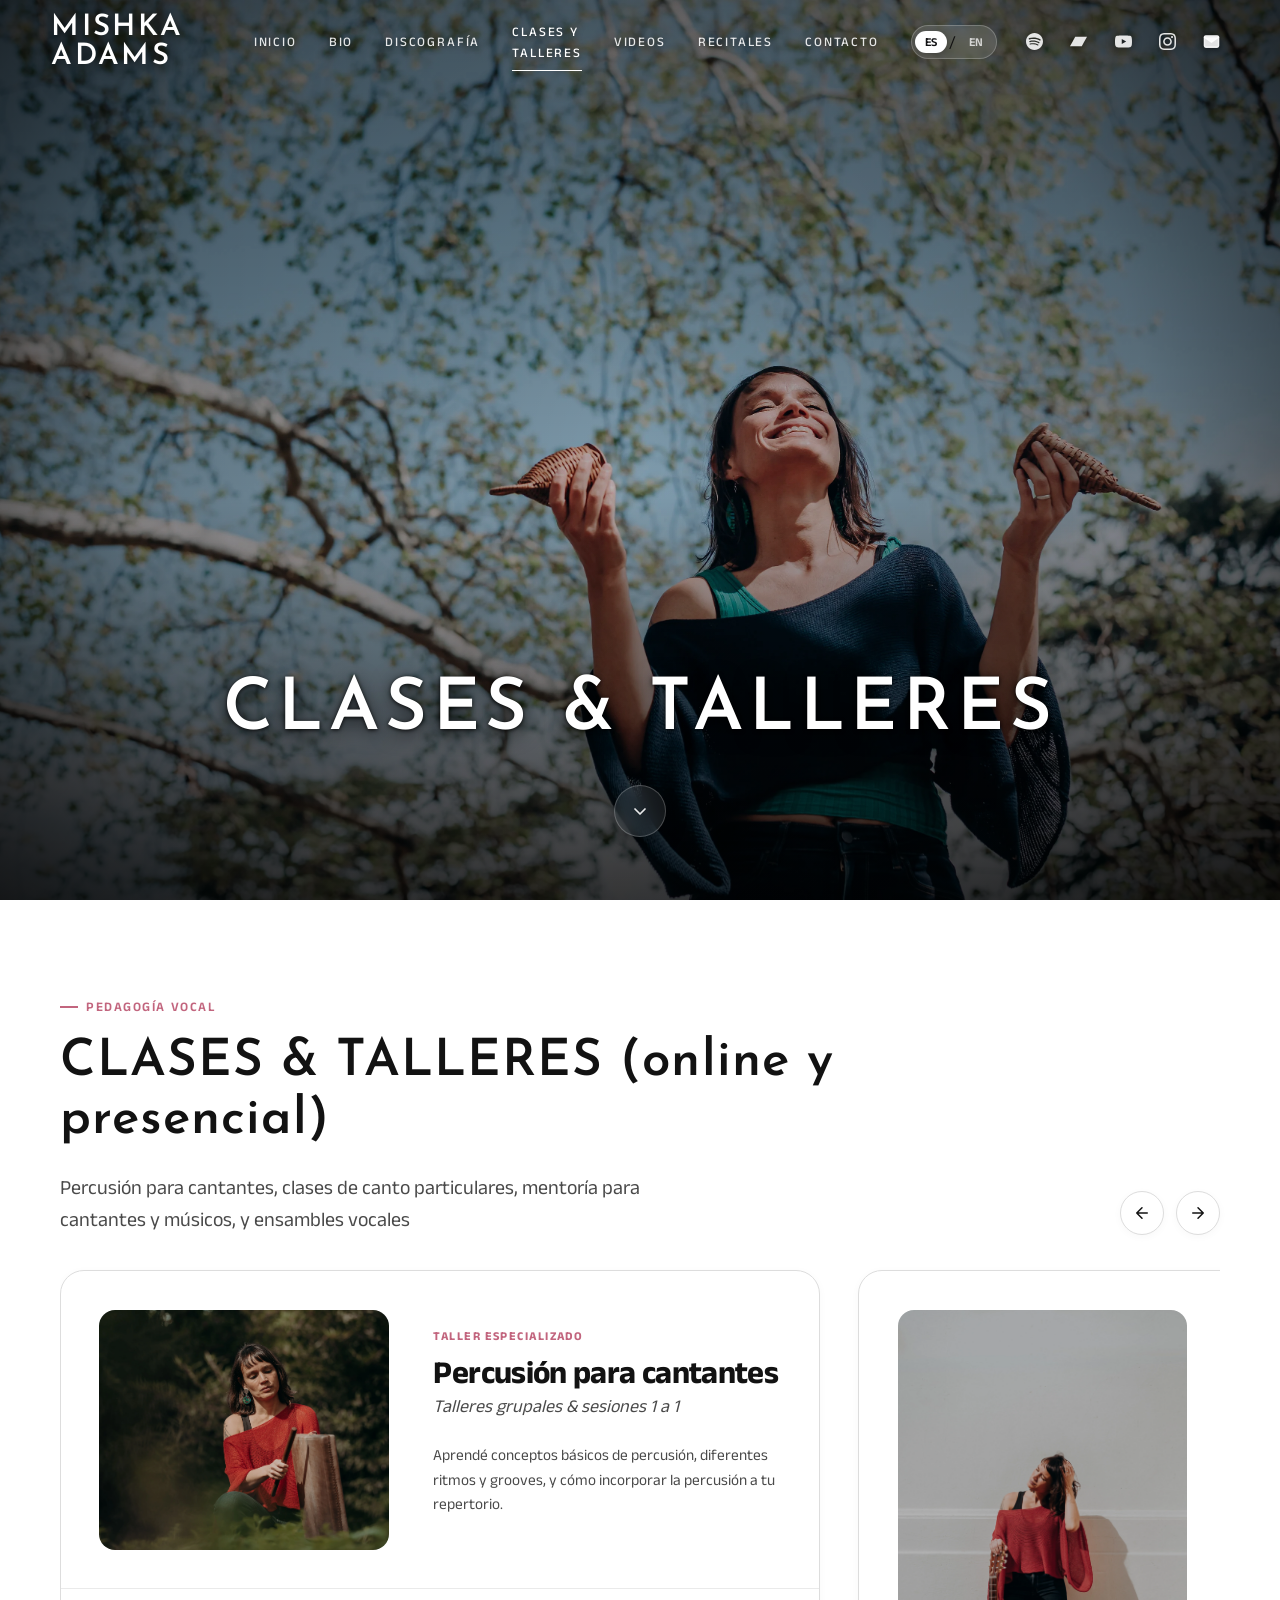
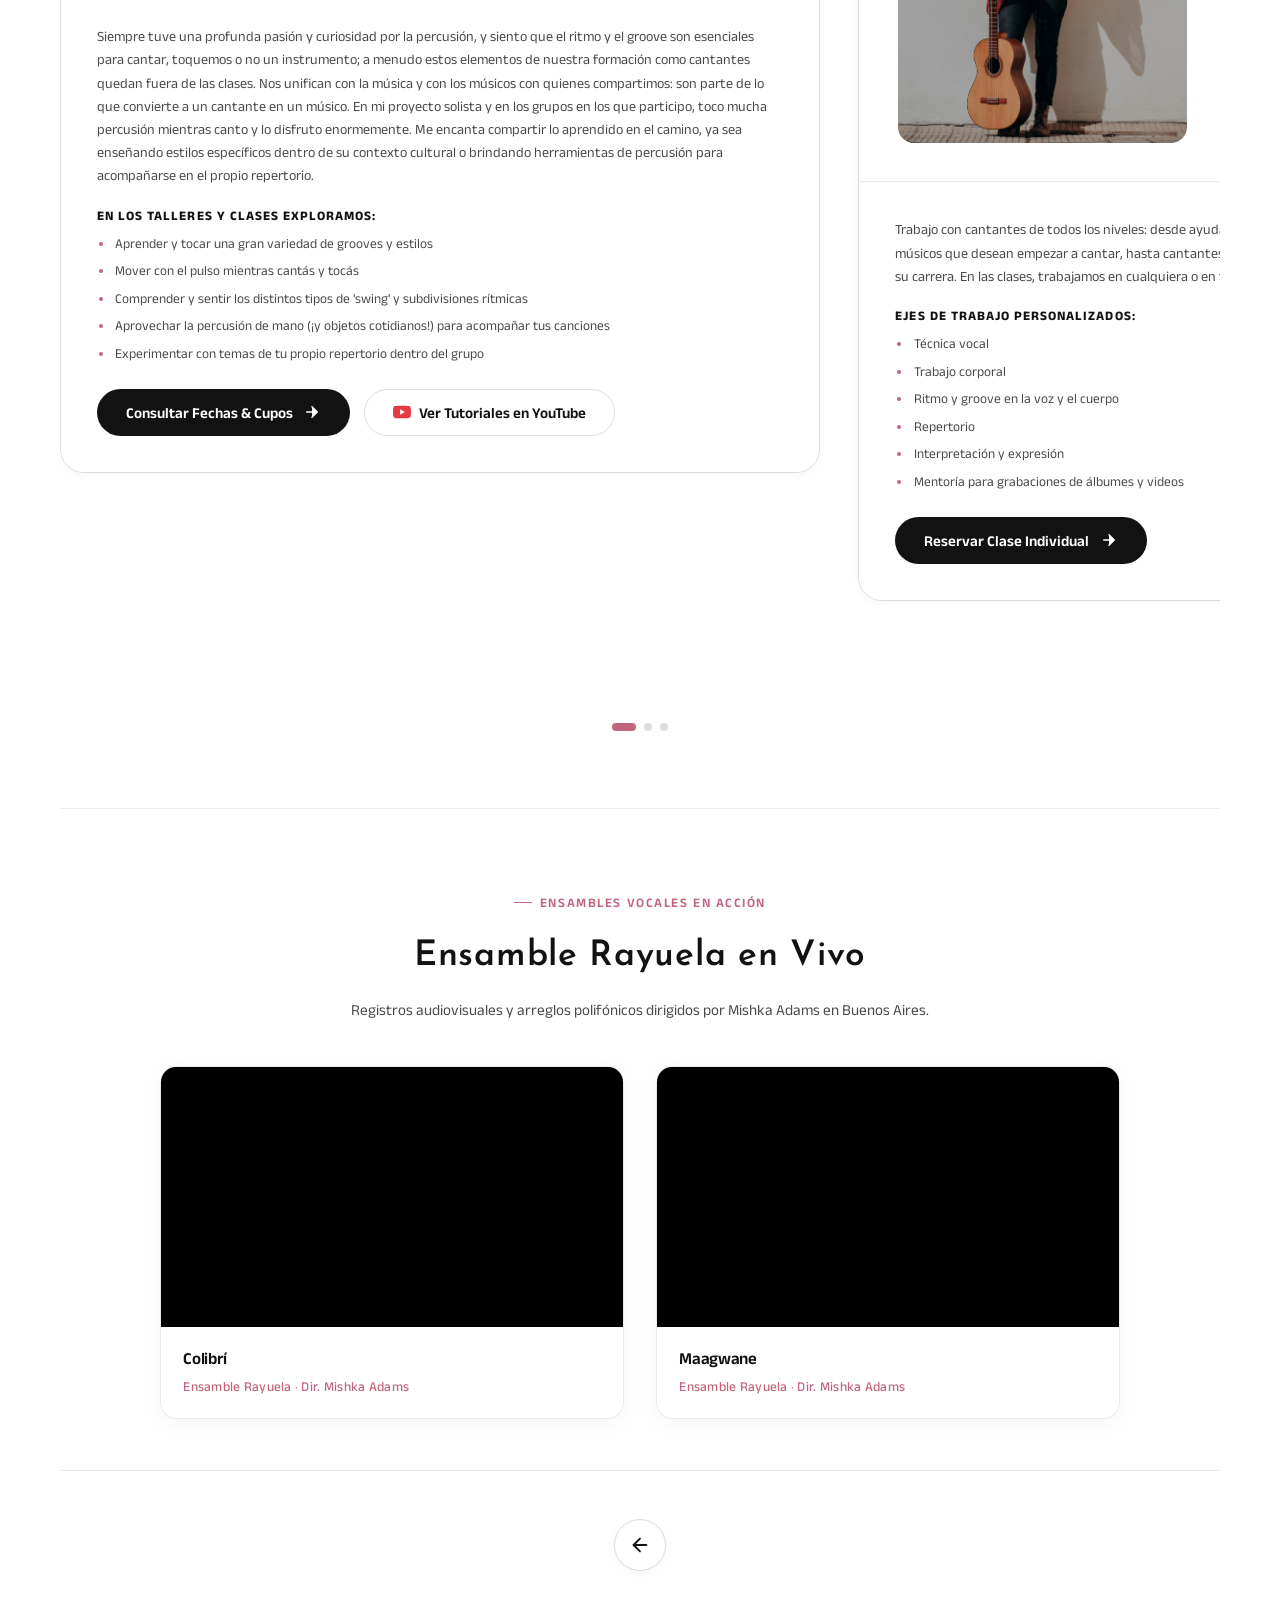
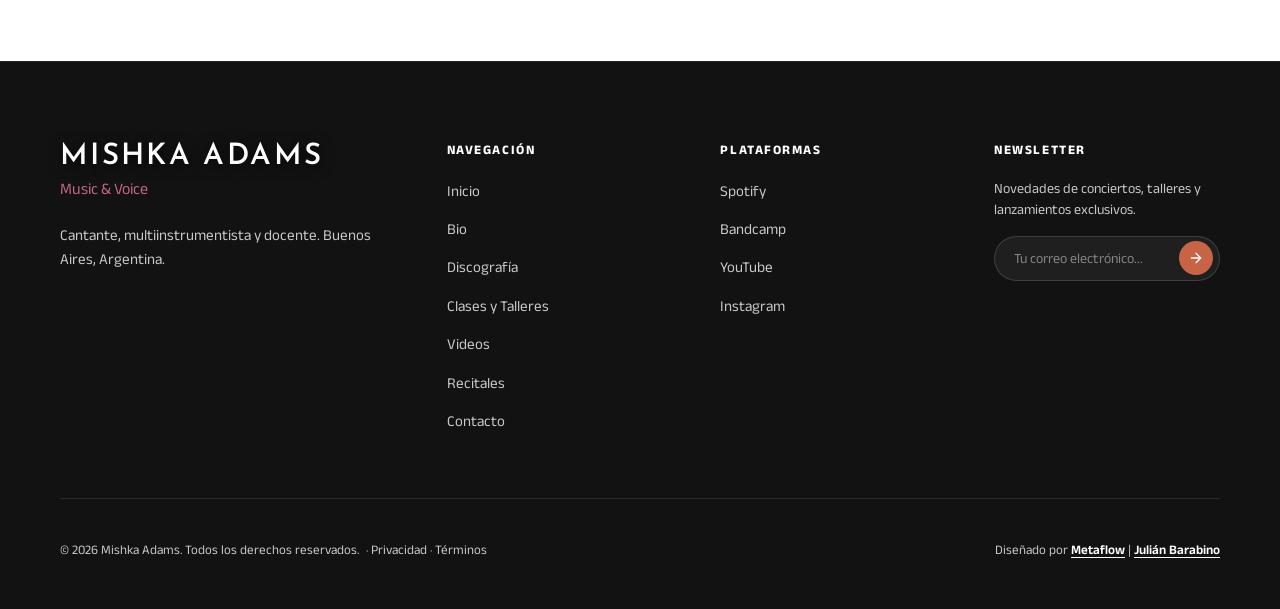
<file: talleres.html>
<!DOCTYPE html>
<html lang="es">
<head>
  <meta charset="UTF-8" />
  <meta name="viewport" content="width=device-width, initial-scale=1.0" />
  <title>Clases &amp; Talleres de Canto y Percusión — Mishka Adams</title>
  <meta name="description" content="Talleres de Percussion for Singers, Ensambles Vocales (Rayuela y Agronomía Canta) y clases particulares en Buenos Aires con Mishka Adams." />
  <meta name="keywords" content="Percussion for Singers, Talleres de canto, Clases de canto Buenos Aires, Ensambles vocales, Pedagogía vocal, Ritmo corporal, Mishka Adams" />
  
  <!-- Canonical & Hreflang for SEO Multilingual -->
  <link rel="canonical" href="https://mishkaadams.com/talleres.html" />
  <link rel="alternate" hreflang="es" href="https://mishkaadams.com/talleres.html" />
  <link rel="alternate" hreflang="en" href="https://mishkaadams.com/talleres.html?lang=en" />
  <link rel="alternate" hreflang="x-default" href="https://mishkaadams.com/talleres.html" />

  <!-- Favicon & Mobile Touch Icons -->
  <link rel="icon" href="favicon.ico" sizes="any" />
  <link rel="icon" type="image/png" sizes="32x32" href="favicon-32x32.png" />
  <link rel="icon" type="image/png" sizes="16x16" href="favicon-16x16.png" />
  <link rel="apple-touch-icon" sizes="180x180" href="apple-touch-icon.png" />
  <link rel="manifest" href="site.webmanifest" />
  <meta name="theme-color" content="#121212" />

  <!-- OpenGraph / Social Media -->
  <meta property="og:type" content="website" />
  <meta property="og:url" content="https://mishkaadams.com/talleres.html" />
  <meta property="og:title" content="Clases &amp; Talleres de Canto y Percusión — Mishka Adams" />
  <meta property="og:description" content="Talleres de Percussion for Singers, Ensambles Vocales y clases de canto particulares en Buenos Aires con Mishka Adams." />
  <meta property="og:image" content="https://mishkaadams.com/og-cover.jpg" />
  <meta name="twitter:card" content="summary_large_image" />
  <meta name="twitter:title" content="Clases &amp; Talleres de Canto y Percusión — Mishka Adams" />
  <meta name="twitter:description" content="Talleres de Percussion for Singers, Ensambles Vocales y clases de canto particulares en Buenos Aires con Mishka Adams." />
  <meta name="twitter:image" content="https://mishkaadams.com/og-cover.jpg" />

  <!-- Google Fonts Preconnect & Styles -->
  <link rel="preconnect" href="https://fonts.googleapis.com" />
  <link rel="preconnect" href="https://fonts.gstatic.com" crossorigin />
  <link href="https://fonts.googleapis.com/css2?family=Anek+Latin:wght@100..800&family=Josefin+Sans:ital,wght@0,100..700;1,100..700&display=swap" rel="stylesheet" />

  <!-- Stylesheet -->
  <link rel="stylesheet" href="styles.css" />

  <!-- Schema.org Structured Data (JSON-LD) -->
  <script type="application/ld+json">
  {
    "@context": "https://schema.org",
    "@graph": [
      {
        "@type": "Person",
        "name": "Mishka Adams",
        "jobTitle": "Educator, Pedagogist, Singer",
        "url": "https://mishkaadams.com/talleres.html",
        "sameAs": [
          "https://www.youtube.com/@PercussionforSingers",
          "https://instagram.com/mishkaadams"
        ]
      },
      {
        "@type": "Course",
        "name": "Percussion for Singers",
        "description": "Rhythm and body percussion workshop tailored specifically for vocalists and singers.",
        "provider": {
          "@type": "Person",
          "name": "Mishka Adams"
        }
      },
      {
        "@type": "Course",
        "name": "Ensambles Vocales (Rayuela & Agronomía Canta)",
        "description": "Women's vocal ensembles focusing on vocal blend, harmony, and diverse multicultural repertoire.",
        "provider": {
          "@type": "Person",
          "name": "Mishka Adams"
        }
      }
    ]
  }
  </script>
</head>
<body class="bio-page-body">

  <!-- =========================================================================
       HEADER & NAVIGATION (Consistent Shared Header)
       ========================================================================= -->
  <header class="site-header" id="header">
    <div class="header-container">
      
      <!-- Brand Logo / Signature Wordmark -->
      <a href="index.html" class="brand-logo" aria-label="Mishka Adams — Inicio">
        <span class="brand-name">Mishka Adams</span>
      </a>

      <!-- Navigation Links & Mobile Drawer (Centered, Minimalist, Clean) -->
      <nav class="nav-menu" id="nav-menu" aria-label="Navegación principal">
        
        <!-- Mobile Drawer Top: Small Signature Logo -->
        <div class="mobile-nav-header">
          <a href="index.html" class="mobile-nav-logo" aria-label="Mishka Adams — Inicio">
            <span class="brand-name">Mishka Adams</span>
          </a>
        </div>

        <!-- Mobile Drawer Language Switcher -->
        <div class="mobile-nav-lang">
          <div class="lang-switcher" role="group" aria-label="Selector de idioma">
            <button class="lang-btn active" data-lang="es" aria-label="Cambiar a Español">ES</button>
            <span class="lang-divider">/</span>
            <button class="lang-btn" data-lang="en" aria-label="Switch to English">EN</button>
          </div>
        </div>

        <!-- Main Nav Links -->
        <div class="nav-links-wrap">
          <a href="index.html" class="nav-link" data-i18n="navHome">Inicio</a>
          <a href="index.html#bio" class="nav-link" data-i18n="navBio">Bio</a>
          <a href="index.html#discografia" class="nav-link" data-i18n="navDisco">Discografía</a>
          <a href="talleres.html" class="nav-link active" data-i18n="navTeaching">Clases y Talleres</a>
          <a href="index.html#videos" class="nav-link" data-i18n="navVideos">Videos</a>
          <a href="index.html#recitales" class="nav-link" data-i18n="navShows">Recitales</a>
          <a href="contacto.html" class="nav-link" data-i18n="navContact">Contacto</a>
        </div>

        <!-- Mobile Drawer Footer: Socials & Credits -->
        <div class="mobile-nav-footer">
          <div class="mobile-nav-socials">
            <a href="https://open.spotify.com/artist/4WUkYLHYNs9JQYHuPIRHXj" target="_blank" rel="noopener noreferrer" class="social-icon-btn" aria-label="Spotify">
              <svg viewBox="0 0 24 24">
                <path d="M12 0C5.373 0 0 5.373 0 12s5.373 12 12 12 12-5.373 12-12S18.627 0 12 0zm5.494 17.306c-.216.353-.674.468-1.027.253-2.812-1.718-6.352-2.107-10.523-1.155-.403.092-.803-.16-.895-.563-.092-.403.16-.803.563-.895 4.571-1.044 8.49-.604 11.63 1.332.353.216.467.674.252 1.028zm1.464-3.259c-.272.443-.852.585-1.295.313-3.22-1.978-8.128-2.55-11.936-1.393-.497.151-1.026-.134-1.177-.631-.151-.498.134-1.027.632-1.178 4.356-1.321 9.774-.683 13.463 1.583.443.272.585.852.313 1.306zm.126-3.41c-3.86-2.292-10.228-2.504-13.916-1.385-.593.18-1.222-.162-1.402-.755-.18-.593.162-1.222.755-1.402 4.24-1.287 11.267-1.042 15.707 1.593.535.317.712 1.012.395 1.547-.318.535-1.013.712-1.539.402z"/>
              </svg>
            </a>
            <a href="https://petechurchillandmishkaadams.bandcamp.com" target="_blank" rel="noopener noreferrer" class="social-icon-btn" aria-label="Bandcamp">
              <svg viewBox="0 0 24 24">
                <path d="M0 18.75l7.437-13.5h16.563l-7.438 13.5z"/>
              </svg>
            </a>
            <a href="https://www.youtube.com/@PercussionforSingers" target="_blank" rel="noopener noreferrer" class="social-icon-btn" aria-label="YouTube">
              <svg viewBox="0 0 24 24">
                <path d="M23.498 6.186a3.016 3.016 0 0 0-2.122-2.136C19.505 3.545 12 3.545 12 3.545s-7.505 0-9.377.505A3.017 3.017 0 0 0 .502 6.186C0 8.07 0 12 0 12s0 3.93.502 5.814a3.016 3.016 0 0 0 2.122 2.136c1.871.505 9.376.505 9.376.505s7.505 0 9.377-.505a3.015 3.015 0 0 0 2.122-2.136C24 15.93 24 12 24 12s0-3.93-.502-5.814zM9.545 15.568V8.432L15.818 12l-6.273 3.568z"/>
              </svg>
            </a>
            <a href="https://instagram.com/mishkaadams" target="_blank" rel="noopener noreferrer" class="social-icon-btn" aria-label="Instagram">
              <svg viewBox="0 0 24 24">
                <path d="M12 2.163c3.204 0 3.584.012 4.85.07 3.252.148 4.771 1.691 4.919 4.919.058 1.265.069 1.645.069 4.849 0 3.205-.012 3.584-.069 4.849-.149 3.225-1.664 4.771-4.919 4.919-1.266.058-1.644.07-4.85.07-3.204 0-3.584-.012-4.849-.07-3.26-.149-4.771-1.699-4.919-4.92-.058-1.265-.07-1.644-.07-4.849 0-3.204.013-3.583.07-4.849.149-3.227 1.664-4.771 4.919-4.919 1.266-.057 1.645-.069 4.849-.069zm0-2.163c-3.259 0-3.667.014-4.947.072-4.358.2-6.78 2.618-6.98 6.98-.059 1.281-.073 1.689-.073 4.948 0 3.259.014 3.668.072 4.948.2 4.358 2.618 6.78 6.98 6.98 1.281.058 1.689.072 4.948.072 3.259 0 3.668-.014 4.948-.072 4.354-.2 6.782-2.618 6.979-6.98.059-1.28.073-1.689.073-4.948 0-3.259-.014-3.667-.072-4.947-.196-4.354-2.617-6.78-6.979-6.98-1.281-.059-1.69-.073-4.949-.073zm0 5.838c-3.403 0-6.162 2.759-6.162 6.162s2.759 6.163 6.162 6.163 6.162-2.759 6.162-6.163c0-3.403-2.759-6.162-6.162-6.162zm0 10.162c-2.209 0-4-1.79-4-4 0-2.209 1.791-4 4-4s4 1.791 4 4c0 2.21-1.791 4-4 4zm6.406-11.845c-.796 0-1.441.645-1.441 1.44s.645 1.44 1.441 1.44c.795 0 1.439-.645 1.439-1.44s-.644-1.44-1.439-1.44z"/>
              </svg>
            </a>
            <a href="mailto:contact@mishkaadams.com" class="social-icon-btn" aria-label="Email">
              <svg viewBox="0 0 24 24" fill="none" stroke="currentColor" stroke-width="2" stroke-linecap="round" stroke-linejoin="round">
                <path d="M4 4h16c1.1 0 2 .9 2 2v12c0 1.1-.9 2-2 2H4c-1.1 0-2-.9-2-2V6c0-1.1.9-2 2-2z"></path>
                <polyline points="22,6 12,13 2,6"></polyline>
              </svg>
            </a>
          </div>
          <div class="mobile-nav-info">
            <p>© 2026 Mishka Adams. <span data-i18n="footerRights">Todos los derechos reservados.</span></p>
            <p class="mobile-nav-credits"><span data-i18n-html="footerCredits">Diseñado por <a href="https://metaflow.com.ar" target="_blank" rel="noopener noreferrer">Metaflow</a> | <a href="https://julianbarabino.com.ar" target="_blank" rel="noopener noreferrer">Julián Barabino</a></span></p>
          </div>
        </div>

      </nav>

      <!-- Right Header Actions (Language Switcher & Minimalist Icons) -->
      <div class="header-actions">
        
        <!-- Language Switcher Pill (ES / EN) -->
        <div class="lang-switcher" role="group" aria-label="Selector de idioma">
          <button class="lang-btn active" data-lang="es" aria-label="Cambiar a Español">ES</button>
          <span class="lang-divider">/</span>
          <button class="lang-btn" data-lang="en" aria-label="Switch to English">EN</button>
        </div>

        <!-- Social Media Streaming Icons -->
        <div class="header-socials">
          <a href="https://open.spotify.com/artist/4WUkYLHYNs9JQYHuPIRHXj" target="_blank" rel="noopener noreferrer" class="social-icon-btn" aria-label="Spotify">
            <svg viewBox="0 0 24 24">
              <path d="M12 0C5.373 0 0 5.373 0 12s5.373 12 12 12 12-5.373 12-12S18.627 0 12 0zm5.494 17.306c-.216.353-.674.468-1.027.253-2.812-1.718-6.352-2.107-10.523-1.155-.403.092-.803-.16-.895-.563-.092-.403.16-.803.563-.895 4.571-1.044 8.49-.604 11.63 1.332.353.216.467.674.252 1.028zm1.464-3.259c-.272.443-.852.585-1.295.313-3.22-1.978-8.128-2.55-11.936-1.393-.497.151-1.026-.134-1.177-.631-.151-.498.134-1.027.632-1.178 4.356-1.321 9.774-.683 13.463 1.583.443.272.585.852.313 1.306zm.126-3.41c-3.86-2.292-10.228-2.504-13.916-1.385-.593.18-1.222-.162-1.402-.755-.18-.593.162-1.222.755-1.402 4.24-1.287 11.267-1.042 15.707 1.593.535.317.712 1.012.395 1.547-.318.535-1.013.712-1.539.402z"/>
            </svg>
          </a>

          <a href="https://petechurchillandmishkaadams.bandcamp.com" target="_blank" rel="noopener noreferrer" class="social-icon-btn" aria-label="Bandcamp">
            <svg viewBox="0 0 24 24">
              <path d="M0 18.75l7.437-13.5h16.563l-7.438 13.5z"/>
            </svg>
          </a>

          <a href="https://www.youtube.com/@PercussionforSingers" target="_blank" rel="noopener noreferrer" class="social-icon-btn" aria-label="YouTube">
            <svg viewBox="0 0 24 24">
              <path d="M23.498 6.186a3.016 3.016 0 0 0-2.122-2.136C19.505 3.545 12 3.545 12 3.545s-7.505 0-9.377.505A3.017 3.017 0 0 0 .502 6.186C0 8.07 0 12 0 12s0 3.93.502 5.814a3.016 3.016 0 0 0 2.122 2.136c1.871.505 9.376.505 9.376.505s7.505 0 9.377-.505a3.015 3.015 0 0 0 2.122-2.136C24 15.93 24 12 24 12s0-3.93-.502-5.814zM9.545 15.568V8.432L15.818 12l-6.273 3.568z"/>
            </svg>
          </a>

          <a href="https://instagram.com/mishkaadams" target="_blank" rel="noopener noreferrer" class="social-icon-btn" aria-label="Instagram">
            <svg viewBox="0 0 24 24">
              <path d="M12 2.163c3.204 0 3.584.012 4.85.07 3.252.148 4.771 1.691 4.919 4.919.058 1.265.069 1.645.069 4.849 0 3.205-.012 3.584-.069 4.849-.149 3.225-1.664 4.771-4.919 4.919-1.266.058-1.644.07-4.85.07-3.204 0-3.584-.012-4.849-.07-3.26-.149-4.771-1.699-4.919-4.92-.058-1.265-.07-1.644-.07-4.849 0-3.204.013-3.583.07-4.849.149-3.227 1.664-4.771 4.919-4.919 1.266-.057 1.645-.069 4.849-.069zm0-2.163c-3.259 0-3.667.014-4.947.072-4.358.2-6.78 2.618-6.98 6.98-.059 1.281-.073 1.689-.073 4.948 0 3.259.014 3.668.072 4.948.2 4.358 2.618 6.78 6.98 6.98 1.281.058 1.689.072 4.948.072 3.259 0 3.668-.014 4.948-.072 4.354-.2 6.782-2.618 6.979-6.98.059-1.28.073-1.689.073-4.948 0-3.259-.014-3.667-.072-4.947-.196-4.354-2.617-6.78-6.979-6.98-1.281-.059-1.69-.073-4.949-.073zm0 5.838c-3.403 0-6.162 2.759-6.162 6.162s2.759 6.163 6.162 6.163 6.162-2.759 6.162-6.163c0-3.403-2.759-6.162-6.162-6.162zm0 10.162c-2.209 0-4-1.79-4-4 0-2.209 1.791-4 4-4s4 1.791 4 4c0 2.21-1.791 4-4 4zm6.406-11.845c-.796 0-1.441.645-1.441 1.44s.645 1.44 1.441 1.44c.795 0 1.439-.645 1.439-1.44s-.644-1.44-1.439-1.44z"/>
            </svg>
          </a>

          <a href="mailto:contact@mishkaadams.com" class="social-icon-btn" aria-label="Email">
            <svg viewBox="0 0 24 24" fill="none" stroke="currentColor" stroke-width="2" stroke-linecap="round" stroke-linejoin="round">
              <path d="M4 4h16c1.1 0 2 .9 2 2v12c0 1.1-.9 2-2 2H4c-1.1 0-2-.9-2-2V6c0-1.1.9-2 2-2z"></path>
              <polyline points="22,6 12,13 2,6"></polyline>
            </svg>
          </a>
        </div>

        <!-- Mobile Menu Toggle Button -->
        <button class="mobile-toggle" id="mobile-toggle" aria-label="Abrir menú">
          <span></span>
          <span></span>
        </button>

      </div>
    </div>
  </header>

  <!-- =========================================================================
       HERO SECTION — DEDICATED TEACHING & WORKSHOPS
       ========================================================================= -->
  <section class="hero-bio hero-teaching-bg" id="hero-teaching">
    <!-- Fullscreen Workshop Photo & Vignette -->
    <img 
      src="FOTOS WEBSITE/Fotos Finales Mishka/tapa en pagina de Clases y talleres.webp" 
      alt="Mishka Adams — Clases de canto particulares, percusión para cantantes y ensambles vocales" 
      class="hero-bio-bg-img"
      width="1920" 
      height="1080"
    />
    <div class="hero-bio-overlay"></div>

    <!-- Centered Editorial Outline Title Overlay -->
    <div class="hero-bio-content">
      <h1 class="hero-bio-outline-title" data-i18n="teachingHeroTitle">CLASES &amp; TALLERES</h1>
    </div>

    <!-- Scroll Down Indicator -->
    <a href="#teaching-content" class="hero-scroll-btn" aria-label="Desplazarse a los talleres">
      <svg class="hero-scroll-arrow" viewBox="0 0 24 24" fill="none" stroke="currentColor" stroke-width="1.75" stroke-linecap="round" stroke-linejoin="round">
        <path d="M7 10l5 5 5-5"/>
      </svg>
    </a>
  </section>

  <!-- =========================================================================
       MAIN TEACHING & WORKSHOPS INTERACTIVE CARDS
       ========================================================================= -->
  <main class="section-teaching" id="teaching-content" style="min-height: auto; padding: clamp(4rem, 7vw, 6.5rem) 0;">
    <div class="container">
      
      <!-- Editorial Section Header with Slide Navigation Arrows -->
      <div class="teaching-header-flex">
        <div class="section-header">
          <span class="section-tag" data-i18n="teachingTag">Pedagogía Vocal</span>
          <h2 class="section-title" data-i18n="teachingTitle">CLASES &amp; TALLERES (online y presencial)</h2>
          <p class="section-subtitle" data-i18n="teachingSubtitle">
            Percusión para cantantes, clases de canto particulares, mentoría para cantantes y músicos, y ensambles vocales
          </p>
        </div>

        <!-- Arrow Controls -->
        <div class="edu-slider-arrows">
          <button class="edu-arrow-btn" id="edu-slide-prev" aria-label="Tarjeta anterior">
            <svg viewBox="0 0 24 24" width="18" height="18" fill="none" stroke="currentColor" stroke-width="2" stroke-linecap="round" stroke-linejoin="round">
              <path d="M19 12H5M12 19l-7-7 7-7"/>
            </svg>
          </button>
          <button class="edu-arrow-btn" id="edu-slide-next" aria-label="Siguiente tarjeta">
            <svg viewBox="0 0 24 24" width="18" height="18" fill="none" stroke="currentColor" stroke-width="2" stroke-linecap="round" stroke-linejoin="round">
              <path d="M5 12h14M12 5l7 7-7 7"/>
            </svg>
          </button>
        </div>
      </div>

      <!-- 3 Modular Educational Boxes Slider Track -->
      <div class="edu-slider-container">
        <div class="edu-slider-track" id="teaching-cards-container">
          <!-- Rendered dynamically via JavaScript based on active language -->
        </div>

        <!-- Dots Indicator Centered Below the Cards -->
        <div class="edu-dots-indicator" id="edu-dots">
          <!-- Rendered dynamically -->
        </div>
      </div>

      <!-- Vocal Ensembles Audiovisual Showcase (Ensamble Rayuela) -->
      <section class="ensembles-showcase" id="ensambles-videos">
        <div style="text-align: center; max-width: 680px; margin: 0 auto clamp(2rem, 3.5vw, 2.75rem) auto;">
          <span class="section-tag" data-i18n="ensemblesVideoTag">Ensambles Vocales en Acción</span>
          <h3 class="section-title" data-i18n="ensemblesVideoTitle" style="font-size: clamp(1.6rem, 3.2vw, 2.2rem); margin-top: 0.5rem;">Ensamble Rayuela en Vivo</h3>
          <p class="section-subtitle" data-i18n="ensemblesVideoSubtitle" style="font-size: 0.95rem; margin-top: 0.5rem; margin-left: auto; margin-right: auto;">
            Registros audiovisuales y arreglos polifónicos dirigidos por Mishka Adams en Buenos Aires.
          </p>
        </div>

        <div class="ensembles-videos-grid">
          
          <!-- Video 1: Colibrí -->
          <div class="video-card">
            <div class="video-frame-container">
              <iframe 
                src="https://www.youtube-nocookie.com/embed/rdGkqF3ijdk" 
                title="Colibrí — Ensamble Rayuela" 
                allow="accelerometer; autoplay; clipboard-write; encrypted-media; gyroscope; picture-in-picture" 
                allowfullscreen 
                loading="lazy">
              </iframe>
            </div>
            <div class="video-card-body">
              <h4 class="video-card-title" data-i18n="ensembleVideo1Title">Colibrí</h4>
              <span class="video-card-subtitle" data-i18n="ensembleVideo1Sub">Ensamble Rayuela · Dir. Mishka Adams</span>
            </div>
          </div>

          <!-- Video 2: Maagwane -->
          <div class="video-card">
            <div class="video-frame-container">
              <iframe 
                src="https://www.youtube-nocookie.com/embed/ShQWXaR3icI" 
                title="Maagwane — Ensamble Rayuela" 
                allow="accelerometer; autoplay; clipboard-write; encrypted-media; gyroscope; picture-in-picture" 
                allowfullscreen 
                loading="lazy">
              </iframe>
            </div>
            <div class="video-card-body">
              <h4 class="video-card-title" data-i18n="ensembleVideo2Title">Maagwane</h4>
              <span class="video-card-subtitle" data-i18n="ensembleVideo2Sub">Ensamble Rayuela · Dir. Mishka Adams</span>
            </div>
          </div>

        </div>
      </section>


      <!-- Bottom Navigation: Circular Back Arrow to Home -->
      <div class="bio-footer-nav" style="margin-top: clamp(2rem, 4vw, 3.5rem);">
        <a href="index.html" class="bio-back-btn" aria-label="Volver a Inicio">
          <svg viewBox="0 0 24 24" width="22" height="22" fill="none" stroke="currentColor" stroke-width="2" stroke-linecap="round" stroke-linejoin="round">
            <line x1="19" y1="12" x2="5" y2="12"></line>
            <polyline points="12 19 5 12 12 5"></polyline>
          </svg>
        </a>
      </div>

    </div>
  </main>

  <!-- =========================================================================
       FOOTER (Consistent Shared Footer)
       ========================================================================= -->
  <footer class="site-footer">
    <div class="container">
      
      <div class="footer-top">
        
        <!-- Brand Summary -->
        <div class="footer-brand">
          <span class="brand-name">Mishka Adams</span>
          <span class="brand-subtitle" style="display: block; margin-top: 4px;">Music & Voice</span>
          <p class="footer-brand-desc" data-i18n="footerBrandDesc">
            Cantante, multiinstrumentista y docente. Buenos Aires, Argentina.
          </p>
        </div>

        <!-- Navigation Links -->
        <div>
          <h4 class="footer-col-title" data-i18n="footerNavTitle">Navegación</h4>
          <ul class="footer-links">
            <li><a href="index.html" class="footer-link" data-i18n="navHome">Inicio</a></li>
            <li><a href="index.html#bio" class="footer-link" data-i18n="navBio">Bio</a></li>
            <li><a href="index.html#discografia" class="footer-link" data-i18n="navDisco">Discografía</a></li>
            <li><a href="talleres.html" class="footer-link" data-i18n="navTeaching">Clases y Talleres</a></li>
            <li><a href="index.html#videos" class="footer-link" data-i18n="navVideos">Videos</a></li>
            <li><a href="index.html#recitales" class="footer-link" data-i18n="navShows">Recitales</a></li>
            <li><a href="contacto.html" class="footer-link" data-i18n="navContact">Contacto</a></li>
          </ul>
        </div>

        <!-- Platforms -->
        <div>
          <h4 class="footer-col-title" data-i18n="footerConnectTitle">Plataformas</h4>
          <ul class="footer-links">
            <li><a href="https://open.spotify.com/artist/4WUkYLHYNs9JQYHuPIRHXj" target="_blank" rel="noopener noreferrer" class="footer-link">Spotify</a></li>
            <li><a href="https://petechurchillandmishkaadams.bandcamp.com" target="_blank" rel="noopener noreferrer" class="footer-link">Bandcamp</a></li>
            <li><a href="https://www.youtube.com/@PercussionforSingers" target="_blank" rel="noopener noreferrer" class="footer-link">YouTube</a></li>
            <li><a href="https://instagram.com/mishkaadams" target="_blank" rel="noopener noreferrer" class="footer-link">Instagram</a></li>
          </ul>
        </div>

        <!-- Compact Newsletter Column -->
        <div class="footer-newsletter-col">
          <h4 class="footer-col-title" data-i18n="footerNewsletterTitle">Newsletter</h4>
          <p class="footer-newsletter-desc" data-i18n="footerNewsletterDesc">
            Novedades de conciertos, talleres y lanzamientos exclusivos.
          </p>
          <form class="footer-newsletter-form" id="newsletter-form">
            <div class="footer-input-group">
              <input 
                type="email" 
                class="footer-input" 
                id="newsletter-email" 
                data-i18n-placeholder="newsletterPlaceholder" 
                placeholder="Tu correo electrónico..." 
                required 
              />
              <button type="submit" class="footer-submit-btn" aria-label="Suscribirse">
                <svg viewBox="0 0 24 24" width="16" height="16" fill="none" stroke="currentColor" stroke-width="2" stroke-linecap="round" stroke-linejoin="round">
                  <line x1="5" y1="12" x2="19" y2="12"></line>
                  <polyline points="12 5 19 12 12 19"></polyline>
                </svg>
              </button>
            </div>
            <div class="newsletter-feedback" id="newsletter-feedback" aria-live="polite"></div>
          </form>
        </div>

      </div>

      <!-- Bottom Bar -->
      <div class="footer-bottom">
        <div>
          <span>© 2026 Mishka Adams. <span data-i18n="footerRights">Todos los derechos reservados.</span></span>
          <span class="footer-legal-links">
            · <a href="privacidad.html" data-i18n="footerPrivacy">Privacidad</a>
            · <a href="terminos.html" data-i18n="footerTerms">Términos</a>
          </span>
        </div>
        <p class="footer-credits">
          <span data-i18n-html="footerCredits">Diseñado por <a href="https://metaflow.com.ar" target="_blank" rel="noopener noreferrer">Metaflow</a> | <a href="https://julianbarabino.com.ar" target="_blank" rel="noopener noreferrer">Julián Barabino</a></span>
        </p>
      </div>

    </div>
  </footer>

  <!-- Scripts -->
  <script src="main.js"></script>
</body>
</html>
</file>
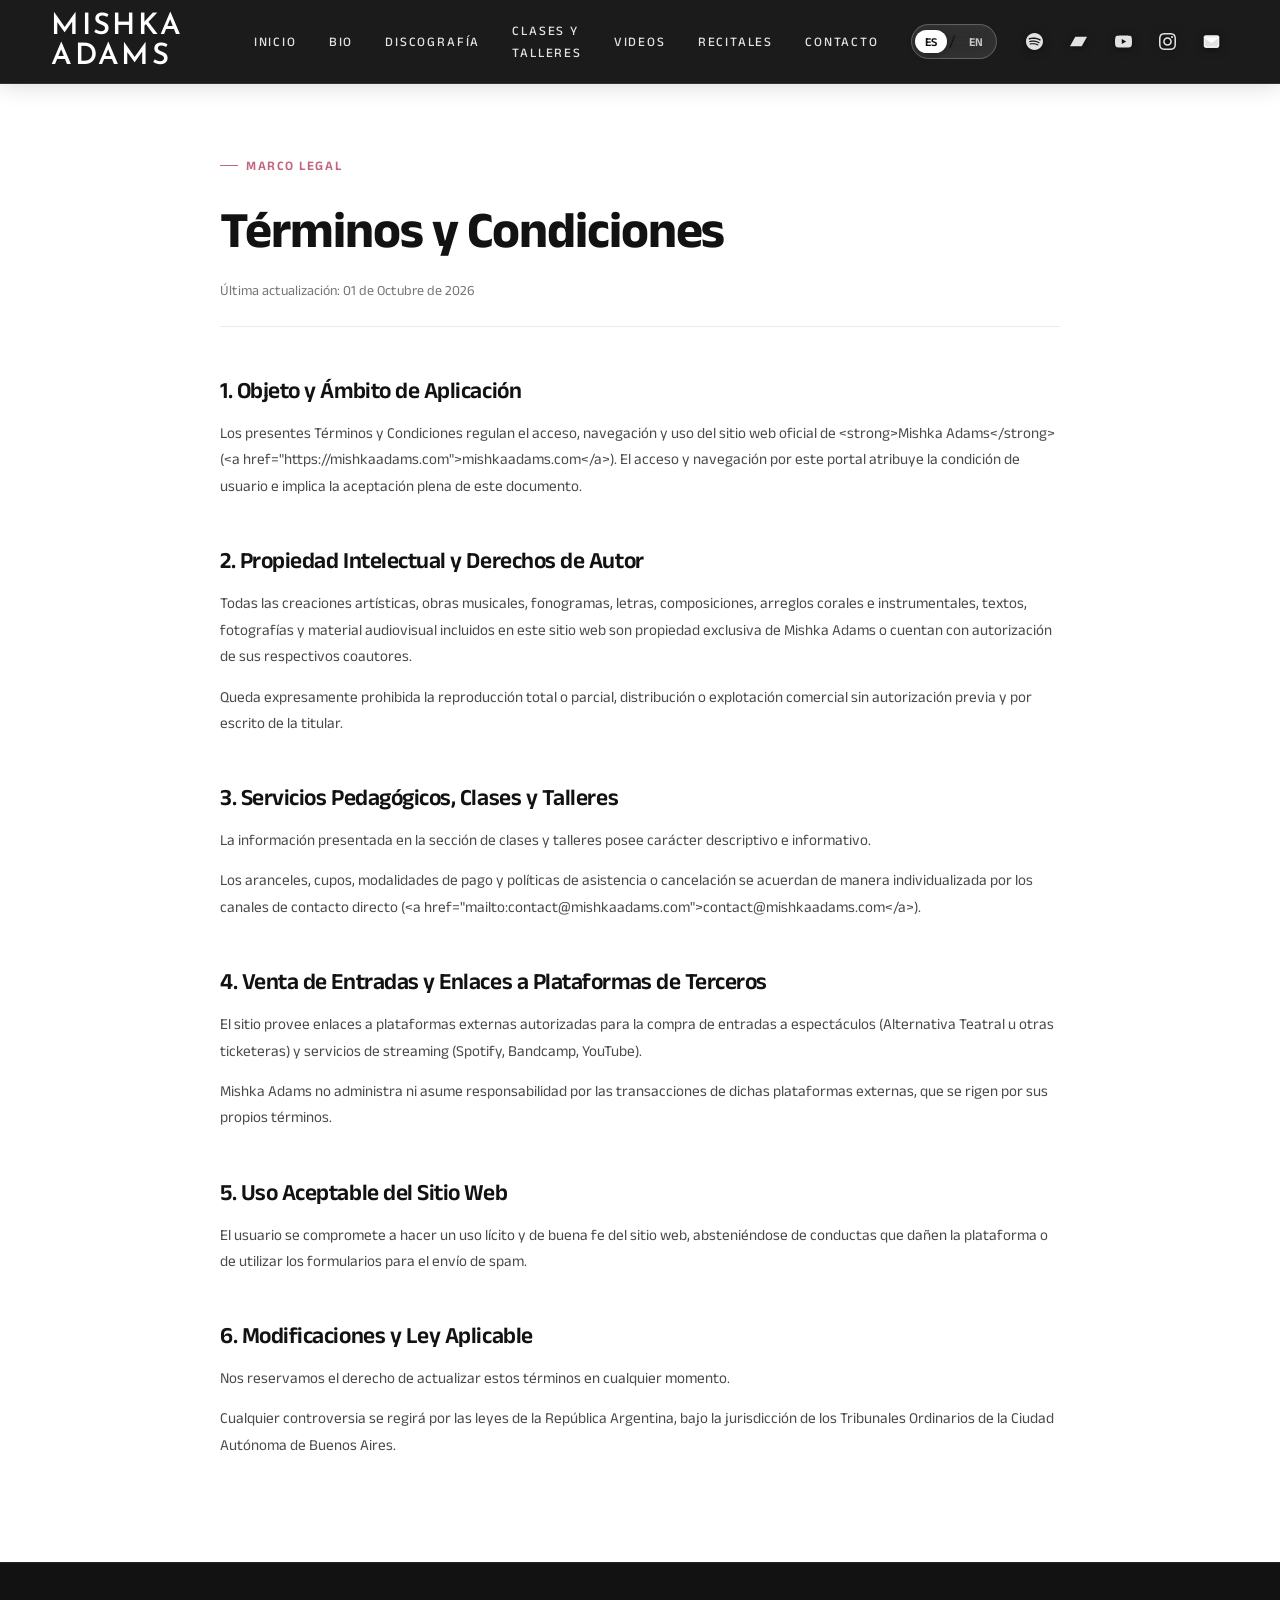
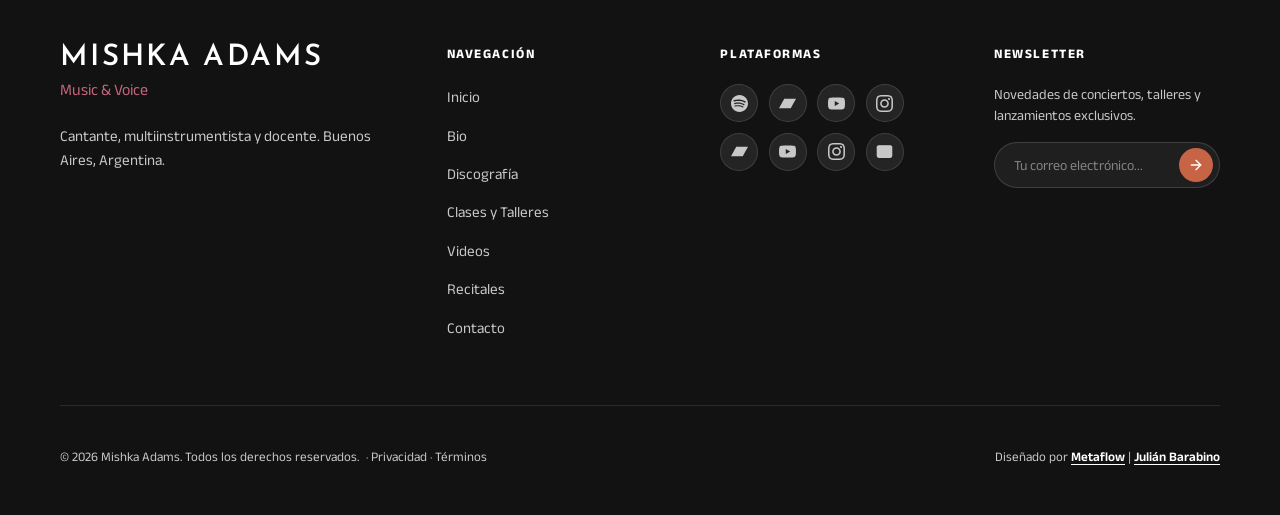
<file: terminos.html>
<!DOCTYPE html>
<html lang="es">
<head>
  <meta charset="UTF-8" />
  <meta name="viewport" content="width=device-width, initial-scale=1.0" />
  <title>Términos y Condiciones — Mishka Adams</title>
  <meta name="description" content="Términos y Condiciones de uso del sitio web oficial de Mishka Adams. Propiedad intelectual, servicios artísticos, talleres y enlaces externos." />
  <meta name="robots" content="index, follow" />

  <!-- Canonical & Hreflang for SEO Multilingual -->
  <link rel="canonical" href="https://mishkaadams.com/terminos.html" />
  <link rel="alternate" hreflang="es" href="https://mishkaadams.com/terminos.html" />
  <link rel="alternate" hreflang="en" href="https://mishkaadams.com/terminos.html?lang=en" />
  <link rel="alternate" hreflang="x-default" href="https://mishkaadams.com/terminos.html" />

  <!-- Favicon & Mobile Touch Icons -->
  <link rel="icon" href="favicon.ico" sizes="any" />
  <link rel="icon" type="image/png" sizes="32x32" href="favicon-32x32.png" />
  <link rel="icon" type="image/png" sizes="16x16" href="favicon-16x16.png" />
  <link rel="apple-touch-icon" sizes="180x180" href="apple-touch-icon.png" />
  <link rel="manifest" href="site.webmanifest" />
  <meta name="theme-color" content="#121212" />

  <!-- OpenGraph / Social Media -->
  <meta property="og:type" content="website" />
  <meta property="og:url" content="https://mishkaadams.com/terminos.html" />
  <meta property="og:title" content="Términos y Condiciones — Mishka Adams" />
  <meta property="og:description" content="Términos y Condiciones de uso del sitio web oficial de Mishka Adams." />
  <meta property="og:image" content="https://mishkaadams.com/og-cover.jpg" />
  <meta name="twitter:card" content="summary_large_image" />
  <meta name="twitter:title" content="Términos y Condiciones — Mishka Adams" />
  <meta name="twitter:description" content="Términos y Condiciones de uso del sitio web oficial de Mishka Adams." />
  <meta name="twitter:image" content="https://mishkaadams.com/og-cover.jpg" />

  <!-- Google Fonts Preconnect & Styles -->
  <link rel="preconnect" href="https://fonts.googleapis.com" />
  <link rel="preconnect" href="https://fonts.gstatic.com" crossorigin />
  <link href="https://fonts.googleapis.com/css2?family=Anek+Latin:wght@100..800&family=Josefin+Sans:ital,wght@0,100..700;1,100..700&display=swap" rel="stylesheet" />

  <!-- Stylesheet -->
  <link rel="stylesheet" href="styles.css" />

  <!-- Schema.org Structured Data (JSON-LD) -->
  <script type="application/ld+json">
  {
    "@context": "https://schema.org",
    "@type": "WebPage",
    "name": "Términos y Condiciones — Mishka Adams",
    "url": "https://mishkaadams.com/terminos.html",
    "description": "Términos y Condiciones de uso del sitio web oficial de Mishka Adams.",
    "publisher": {
      "@type": "Person",
      "name": "Mishka Adams"
    }
  }
  </script>
</head>
<body class="bio-page-body page-legal">

  <!-- =========================================================================
       HEADER & NAVIGATION (Consistent Shared Header)
       ========================================================================= -->
  <header class="site-header" id="header">
    <div class="header-container">
      
      <!-- Brand Logo / Signature Wordmark -->
      <a href="index.html" class="brand-logo" aria-label="Mishka Adams — Inicio">
        <span class="brand-name">Mishka Adams</span>
      </a>

      <!-- Navigation Links & Mobile Drawer -->
      <nav class="nav-menu" id="nav-menu" aria-label="Navegación principal">
        
        <!-- Mobile Drawer Top: Small Signature Logo -->
        <div class="mobile-nav-header">
          <a href="index.html" class="mobile-nav-logo" aria-label="Mishka Adams — Inicio">
            <span class="brand-name">Mishka Adams</span>
          </a>
        </div>

        <!-- Mobile Drawer Language Switcher -->
        <div class="mobile-nav-lang">
          <div class="lang-switcher" role="group" aria-label="Selector de idioma">
            <button class="lang-btn active" data-lang="es" aria-label="Cambiar a Español">ES</button>
            <span class="lang-divider">/</span>
            <button class="lang-btn" data-lang="en" aria-label="Switch to English">EN</button>
          </div>
        </div>

        <!-- Main Nav Links -->
        <div class="nav-links-wrap">
          <a href="index.html" class="nav-link" data-i18n="navHome">Inicio</a>
          <a href="index.html#bio" class="nav-link" data-i18n="navBio">Bio</a>
          <a href="index.html#discografia" class="nav-link" data-i18n="navDisco">Discografía</a>
          <a href="talleres.html" class="nav-link" data-i18n="navTeaching">Clases y Talleres</a>
          <a href="index.html#videos" class="nav-link" data-i18n="navVideos">Videos</a>
          <a href="index.html#recitales" class="nav-link" data-i18n="navShows">Recitales</a>
          <a href="contacto.html" class="nav-link" data-i18n="navContact">Contacto</a>
        </div>

        <!-- Mobile Drawer Footer: Socials & Credits -->
        <div class="mobile-nav-footer">
          <div class="mobile-nav-socials">
            <a href="https://open.spotify.com/artist/4WUkYLHYNs9JQYHuPIRHXj" target="_blank" rel="noopener noreferrer" class="social-icon-btn" aria-label="Spotify">
              <svg viewBox="0 0 24 24">
                <path d="M12 0C5.373 0 0 5.373 0 12s5.373 12 12 12 12-5.373 12-12S18.627 0 12 0zm5.494 17.306c-.216.353-.674.468-1.027.253-2.812-1.718-6.352-2.107-10.523-1.155-.403.092-.803-.16-.895-.563-.092-.403.16-.803.563-.895 4.571-1.044 8.49-.604 11.63 1.332.353.216.467.674.252 1.028zm1.464-3.259c-.272.443-.852.585-1.295.313-3.22-1.978-8.128-2.55-11.936-1.393-.497.151-1.026-.134-1.177-.631-.151-.498.134-1.027.632-1.178 4.356-1.321 9.774-.683 13.463 1.583.443.272.585.852.313 1.306zm.126-3.41c-3.86-2.292-10.228-2.504-13.916-1.385-.593.18-1.222-.162-1.402-.755-.18-.593.162-1.222.755-1.402 4.24-1.287 11.267-1.042 15.707 1.593.535.317.712 1.012.395 1.547-.318.535-1.013.712-1.539.402z"/>
              </svg>
            </a>
            <a href="https://petechurchillandmishkaadams.bandcamp.com" target="_blank" rel="noopener noreferrer" class="social-icon-btn" aria-label="Bandcamp">
              <svg viewBox="0 0 24 24">
                <path d="M0 18.75l7.437-13.5h16.563l-7.438 13.5z"/>
              </svg>
            </a>
            <a href="https://www.youtube.com/@PercussionforSingers" target="_blank" rel="noopener noreferrer" class="social-icon-btn" aria-label="YouTube">
              <svg viewBox="0 0 24 24">
                <path d="M23.498 6.186a3.016 3.016 0 0 0-2.122-2.136C19.505 3.545 12 3.545 12 3.545s-7.505 0-9.377.505A3.017 3.017 0 0 0 .502 6.186C0 8.07 0 12 0 12s0 3.93.502 5.814a3.016 3.016 0 0 0 2.122 2.136c1.871.505 9.376.505 9.376.505s7.505 0 9.377-.505a3.015 3.015 0 0 0 2.122-2.136C24 15.93 24 12 24 12s0-3.93-.502-5.814zM9.545 15.568V8.432L15.818 12l-6.273 3.568z"/>
              </svg>
            </a>
            <a href="https://instagram.com/mishkaadams" target="_blank" rel="noopener noreferrer" class="social-icon-btn" aria-label="Instagram">
              <svg viewBox="0 0 24 24">
                <path d="M12 2.163c3.204 0 3.584.012 4.85.07 3.252.148 4.771 1.691 4.919 4.919.058 1.265.069 1.645.069 4.849 0 3.205-.012 3.584-.069 4.849-.149 3.225-1.664 4.771-4.919 4.919-1.266.058-1.644.07-4.85.07-3.204 0-3.584-.012-4.849-.07-3.26-.149-4.771-1.699-4.919-4.92-.058-1.265-.07-1.644-.07-4.849 0-3.204.013-3.583.07-4.849.149-3.227 1.664-4.771 4.919-4.919 1.266-.057 1.645-.069 4.849-.069zm0-2.163c-3.259 0-3.667.014-4.947.072-4.358.2-6.78 2.618-6.98 6.98-.059 1.281-.073 1.689-.073 4.948 0 3.259.014 3.668.072 4.948.2 4.358 2.618 6.78 6.98 6.98 1.281.058 1.689.072 4.948.072 3.259 0 3.668-.014 4.948-.072 4.354-.2 6.782-2.618 6.979-6.98.059-1.28.073-1.689.073-4.948 0-3.259-.014-3.667-.072-4.947-.196-4.354-2.617-6.78-6.979-6.98-1.281-.059-1.69-.073-4.949-.073zm0 5.838c-3.403 0-6.162 2.759-6.162 6.162s2.759 6.163 6.162 6.163 6.162-2.759 6.162-6.163c0-3.403-2.759-6.162-6.162-6.162zm0 10.162c-2.209 0-4-1.79-4-4 0-2.209 1.791-4 4-4s4 1.791 4 4c0 2.21-1.791 4-4 4zm6.406-11.845c-.796 0-1.441.645-1.441 1.44s.645 1.44 1.441 1.44c.795 0 1.439-.645 1.439-1.44s-.644-1.44-1.439-1.44z"/>
              </svg>
            </a>
            <a href="mailto:contact@mishkaadams.com" class="social-icon-btn" aria-label="Email">
              <svg viewBox="0 0 24 24" fill="none" stroke="currentColor" stroke-width="2" stroke-linecap="round" stroke-linejoin="round">
                <path d="M4 4h16c1.1 0 2 .9 2 2v12c0 1.1-.9 2-2 2H4c-1.1 0-2-.9-2-2V6c0-1.1.9-2 2-2z"></path>
                <polyline points="22,6 12,13 2,6"></polyline>
              </svg>
            </a>
          </div>
          <div class="mobile-nav-info">
            <p>© 2026 Mishka Adams. <span data-i18n="footerRights">Todos los derechos reservados.</span></p>
            <p class="mobile-nav-credits"><span data-i18n-html="footerCredits">Diseñado por <a href="https://metaflow.com.ar" target="_blank" rel="noopener noreferrer">Metaflow</a> | <a href="https://julianbarabino.com.ar" target="_blank" rel="noopener noreferrer">Julián Barabino</a></span></p>
          </div>
        </div>

      </nav>

      <!-- Right Header Actions (Language Switcher & Minimalist Icons) -->
      <div class="header-actions">
        
        <!-- Language Switcher Pill (ES / EN) -->
        <div class="lang-switcher" role="group" aria-label="Selector de idioma">
          <button class="lang-btn active" data-lang="es" aria-label="Cambiar a Español">ES</button>
          <span class="lang-divider">/</span>
          <button class="lang-btn" data-lang="en" aria-label="Switch to English">EN</button>
        </div>

        <!-- Social Media Direct Minimalist Vector Icons (Zero Emojis) -->
        <div class="header-socials">
          <a href="https://open.spotify.com/artist/4WUkYLHYNs9JQYHuPIRHXj" target="_blank" rel="noopener noreferrer" class="social-icon-btn" aria-label="Spotify">
            <svg viewBox="0 0 24 24">
              <path d="M12 0C5.373 0 0 5.373 0 12s5.373 12 12 12 12-5.373 12-12S18.627 0 12 0zm5.494 17.306c-.216.353-.674.468-1.027.253-2.812-1.718-6.352-2.107-10.523-1.155-.403.092-.803-.16-.895-.563-.092-.403.16-.803.563-.895 4.571-1.044 8.49-.604 11.63 1.332.353.216.467.674.252 1.028zm1.464-3.259c-.272.443-.852.585-1.295.313-3.22-1.978-8.128-2.55-11.936-1.393-.497.151-1.026-.134-1.177-.631-.151-.498.134-1.027.632-1.178 4.356-1.321 9.774-.683 13.463 1.583.443.272.585.852.313 1.306zm.126-3.41c-3.86-2.292-10.228-2.504-13.916-1.385-.593.18-1.222-.162-1.402-.755-.18-.593.162-1.222.755-1.402 4.24-1.287 11.267-1.042 15.707 1.593.535.317.712 1.012.395 1.547-.318.535-1.013.712-1.539.402z"/>
            </svg>
          </a>

          <a href="https://petechurchillandmishkaadams.bandcamp.com" target="_blank" rel="noopener noreferrer" class="social-icon-btn" aria-label="Bandcamp">
            <svg viewBox="0 0 24 24">
              <path d="M0 18.75l7.437-13.5h16.563l-7.438 13.5z"/>
            </svg>
          </a>

          <a href="https://www.youtube.com/@PercussionforSingers" target="_blank" rel="noopener noreferrer" class="social-icon-btn" aria-label="YouTube">
            <svg viewBox="0 0 24 24">
              <path d="M23.498 6.186a3.016 3.016 0 0 0-2.122-2.136C19.505 3.545 12 3.545 12 3.545s-7.505 0-9.377.505A3.017 3.017 0 0 0 .502 6.186C0 8.07 0 12 0 12s0 3.93.502 5.814a3.016 3.016 0 0 0 2.122 2.136c1.871.505 9.376.505 9.376.505s7.505 0 9.377-.505a3.015 3.015 0 0 0 2.122-2.136C24 15.93 24 12 24 12s0-3.93-.502-5.814zM9.545 15.568V8.432L15.818 12l-6.273 3.568z"/>
            </svg>
          </a>

          <a href="https://instagram.com/mishkaadams" target="_blank" rel="noopener noreferrer" class="social-icon-btn" aria-label="Instagram">
            <svg viewBox="0 0 24 24">
              <path d="M12 2.163c3.204 0 3.584.012 4.85.07 3.252.148 4.771 1.691 4.919 4.919.058 1.265.069 1.645.069 4.849 0 3.205-.012 3.584-.069 4.849-.149 3.225-1.664 4.771-4.919 4.919-1.266.058-1.644.07-4.85.07-3.204 0-3.584-.012-4.849-.07-3.26-.149-4.771-1.699-4.919-4.92-.058-1.265-.07-1.644-.07-4.849 0-3.204.013-3.583.07-4.849.149-3.227 1.664-4.771 4.919-4.919 1.266-.057 1.645-.069 4.849-.069zm0-2.163c-3.259 0-3.667.014-4.947.072-4.358.2-6.78 2.618-6.98 6.98-.059 1.281-.073 1.689-.073 4.948 0 3.259.014 3.668.072 4.948.2 4.358 2.618 6.78 6.98 6.98 1.281.058 1.689.072 4.948.072 3.259 0 3.668-.014 4.948-.072 4.354-.2 6.782-2.618 6.979-6.98.059-1.28.073-1.689.073-4.948 0-3.259-.014-3.667-.072-4.947-.196-4.354-2.617-6.78-6.979-6.98-1.281-.059-1.69-.073-4.949-.073zm0 5.838c-3.403 0-6.162 2.759-6.162 6.162s2.759 6.163 6.162 6.163 6.162-2.759 6.162-6.163c0-3.403-2.759-6.162-6.162-6.162zm0 10.162c-2.209 0-4-1.79-4-4 0-2.209 1.791-4 4-4s4 1.791 4 4c0 2.21-1.791 4-4 4zm6.406-11.845c-.796 0-1.441.645-1.441 1.44s.645 1.44 1.441 1.44c.795 0 1.439-.645 1.439-1.44s-.644-1.44-1.439-1.44z"/>
            </svg>
          </a>

          <a href="mailto:contact@mishkaadams.com" class="social-icon-btn" aria-label="Email">
            <svg viewBox="0 0 24 24" fill="none" stroke="currentColor" stroke-width="2" stroke-linecap="round" stroke-linejoin="round">
              <path d="M4 4h16c1.1 0 2 .9 2 2v12c0 1.1-.9 2-2 2H4c-1.1 0-2-.9-2-2V6c0-1.1.9-2 2-2z"></path>
              <polyline points="22,6 12,13 2,6"></polyline>
            </svg>
          </a>
        </div>

        <!-- Mobile Menu Toggle Button -->
        <button class="mobile-toggle" id="mobile-toggle" aria-label="Abrir menú">
          <span></span>
          <span></span>
        </button>

      </div>
    </div>
  </header>

  <!-- =========================================================================
       MAIN LEGAL CONTENT
       ========================================================================= -->
  <main class="legal-section">
    <div class="container container-narrow">
      
      <header class="legal-header">
        <span class="section-tag" data-i18n="legalTag">Marco Legal</span>
        <h1 class="section-title" data-i18n="termsTitle" style="margin-top: 0.5rem;">Términos y Condiciones</h1>
        <p class="legal-meta" data-i18n="termsLastUpdated">Última actualización: 01 de Octubre de 2026</p>
      </header>

      <div class="legal-body">

        <section class="legal-block">
          <h2 data-i18n="termsH1">1. Objeto y Ámbito de Aplicación</h2>
          <p data-i18n="termsP1">
            Los presentes Términos y Condiciones regulan el acceso, navegación y uso del sitio web oficial de <strong>Mishka Adams</strong> (<a href="https://mishkaadams.com">mishkaadams.com</a>). El acceso y navegación por este portal atribuye la condición de usuario e implica la aceptación plena y sin reservas de las disposiciones incluidas en este documento.
          </p>
        </section>

        <section class="legal-block">
          <h2 data-i18n="termsH2">2. Propiedad Intelectual y Derechos de Autor</h2>
          <p data-i18n="termsP2_1">
            Todas las creaciones artísticas, obras musicales, fonogramas, letras, composiciones, arreglos corales e instrumentales, textos, fotografías, diseños, logotipos y material audiovisual incluidos en este sitio web son propiedad exclusiva de <strong>Mishka Adams</strong> o han sido incluidos con la debida autorización de sus respectivos coautores y colaboradores.
          </p>
          <p data-i18n="termsP2_2">
            Queda expresamente prohibida la reproducción total o parcial, comunicación pública, distribución, transformación, ingeniería inversa o explotación comercial de cualquiera de estos contenidos sin la previa autorización expresa y por escrito de la titular.
          </p>
        </section>

        <section class="legal-block">
          <h2 data-i18n="termsH3">3. Servicios Pedagógicos, Clases y Talleres</h2>
          <p data-i18n="termsP3_1">
            La información presentada en la sección de clases y talleres (incluyendo "Percusión para cantantes", "Clases de canto particulares" y "Ensambles vocales") posee carácter descriptivo e informativo.
          </p>
          <p data-i18n="termsP3_2">
            Los aranceles, cronogramas de cursada, cupos disponibles, modalidades de pago y políticas de asistencia o cancelación se acuerdan de manera individualizada y se confirman formalmente por los canales de contacto directo (<a href="mailto:contact@mishkaadams.com">contact@mishkaadams.com</a>).
          </p>
        </section>

        <section class="legal-block">
          <h2 data-i18n="termsH4">4. Venta de Entradas y Enlaces a Plataformas de Terceros</h2>
          <p data-i18n="termsP4_1">
            El sitio web provee enlaces directos a plataformas externas autorizadas para la compra de entradas a espectáculos y festivales (como <em>Alternativa Teatral</em> u otras ticketeras), así como a servicios de reproducción musical (Spotify, Bandcamp, YouTube, Apple Music).
          </p>
          <p data-i18n="termsP4_2">
            Mishka Adams no administra, opera ni asume responsabilidad por las transacciones financieras, procesamiento de pagos, disponibilidad de localidades o políticas de reembolso de dichas plataformas externas, las cuales se rigen bajo sus propios términos contractuales.
          </p>
        </section>

        <section class="legal-block">
          <h2 data-i18n="termsH5">5. Uso Aceptable del Sitio Web</h2>
          <p data-i18n="termsP5">
            El usuario se compromete a hacer un uso lícito, diligente y conforme a la buena fe del sitio web, absteniéndose de incurrir en conductas que puedan dañar, inutilizar o sobrecargar la infraestructura tecnológica, así como de utilizar los formularios de contacto para el envío de publicidad no deseada (spam) o comunicaciones ofensivas.
          </p>
        </section>

        <section class="legal-block">
          <h2 data-i18n="termsH6">6. Modificaciones y Ley Aplicable</h2>
          <p data-i18n="termsP6_1">
            Nos reservamos el derecho de actualizar o modificar estos Términos y Condiciones en cualquier momento para adecuarlos a novedades legislativas o requerimientos operativos del proyecto artístico.
          </p>
          <p data-i18n="termsP6_2">
            Cualquier controversia derivada de la interpretación o ejecución de estos términos se regirá por la legislación vigente en la República Argentina, sometiéndose a la jurisdicción de los Tribunales Ordinarios de la Ciudad Autónoma de Buenos Aires.
          </p>
        </section>

      </div>

    </div>
  </main>

  <!-- =========================================================================
       FOOTER (Consistent Shared Footer)
       ========================================================================= -->
  <footer class="site-footer">
    <div class="container">
      
      <div class="footer-top">
        
        <!-- Brand Summary -->
        <div class="footer-brand">
          <span class="brand-name">Mishka Adams</span>
          <span class="brand-subtitle" style="display: block; margin-top: 4px;">Music & Voice</span>
          <p class="footer-brand-desc" data-i18n="footerBrandDesc">
            Cantante, multiinstrumentista y docente. Buenos Aires, Argentina.
          </p>
        </div>

        <!-- Navigation Links -->
        <div>
          <p class="footer-col-title" data-i18n="footerNavTitle">Navegación</p>
          <ul class="footer-links">
            <li><a href="index.html" class="footer-link" data-i18n="navHome">Inicio</a></li>
            <li><a href="index.html#bio" class="footer-link" data-i18n="navBio">Bio</a></li>
            <li><a href="index.html#discografia" class="footer-link" data-i18n="navDisco">Discografía</a></li>
            <li><a href="talleres.html" class="footer-link" data-i18n="navTeaching">Clases y Talleres</a></li>
            <li><a href="index.html#videos" class="footer-link" data-i18n="navVideos">Videos</a></li>
            <li><a href="index.html#recitales" class="footer-link" data-i18n="navShows">Recitales</a></li>
            <li><a href="contacto.html" class="footer-link" data-i18n="navContact">Contacto</a></li>
          </ul>
        </div>

        <!-- Music Platforms -->
        <div>
          <p class="footer-col-title" data-i18n="footerConnectTitle">Plataformas</p>
          <div class="footer-social-icons">
            <a href="https://open.spotify.com/artist/4WUkYLHYNs9JQYHuPIRHXj" target="_blank" rel="noopener noreferrer" class="footer-social-btn" aria-label="Spotify">
              <svg viewBox="0 0 24 24">
                <path d="M12 0C5.373 0 0 5.373 0 12s5.373 12 12 12 12-5.373 12-12S18.627 0 12 0zm5.494 17.305a.754.754 0 0 1-1.036.25c-2.833-1.732-6.4-2.124-10.603-1.163a.755.755 0 0 1-.34-1.472c4.604-1.05 8.56-.607 11.729 1.349a.755.755 0 0 1 .25 1.036zm1.467-3.262a.945.945 0 0 1-1.298.312c-3.243-1.993-8.188-2.568-12.025-1.402a.945.945 0 0 1-.557-1.805c4.385-1.332 9.83-.69 13.568 1.597a.945.945 0 0 1 .312 1.298zm.126-3.398c-3.889-2.31-10.3-2.524-14.032-1.391a1.134 1.134 0 1 1-.659-2.171c4.29-1.303 11.37-1.05 15.82 1.592a1.134 1.134 0 1 1-1.129 1.97z"/>
              </svg>
            </a>
            <a href="https://mishkaadams.bandcamp.com" target="_blank" rel="noopener noreferrer" class="footer-social-btn" aria-label="Bandcamp">
              <svg viewBox="0 0 24 24">
                <path d="M0 18.75l7.437-13.5h16.563l-7.438 13.5z"/>
              </svg>
            </a>
            <a href="https://www.youtube.com/@PercussionforSingers" target="_blank" rel="noopener noreferrer" class="footer-social-btn" aria-label="YouTube">
              <svg viewBox="0 0 24 24">
                <path d="M23.498 6.186a3.016 3.016 0 0 0-2.122-2.136C19.505 3.545 12 3.545 12 3.545s-7.505 0-9.377.505A3.017 3.017 0 0 0 .502 6.186C0 8.07 0 12 0 12s0 3.93.502 5.814a3.016 3.016 0 0 0 2.122 2.136c1.871.505 9.376.505 9.376.505s7.505 0 9.377-.505a3.015 3.015 0 0 0 2.122-2.136C24 15.93 24 12 24 12s0-3.93-.502-5.814zM9.545 15.568V8.432L15.818 12l-6.273 3.568z"/>
              </svg>
            </a>
            <a href="https://instagram.com/mishkaadams" target="_blank" rel="noopener noreferrer" class="footer-social-btn" aria-label="Instagram">
              <svg viewBox="0 0 24 24">
                <path d="M12 2.163c3.204 0 3.584.012 4.85.07 3.252.148 4.771 1.691 4.919 4.919.058 1.265.069 1.645.069 4.849 0 3.205-.012 3.584-.069 4.849-.149 3.225-1.664 4.771-4.919 4.919-1.266.058-1.644.07-4.85.07-3.204 0-3.584-.012-4.849-.07-3.26-.149-4.771-1.699-4.919-4.92-.058-1.265-.07-1.644-.07-4.849 0-3.204.013-3.583.07-4.849.149-3.227 1.664-4.771 4.919-4.919 1.266-.057 1.645-.069 4.849-.069zm0-2.163c-3.259 0-3.667.014-4.947.072-4.358.2-6.78 2.618-6.98 6.98-.059 1.281-.073 1.689-.073 4.948 0 3.259.014 3.668.072 4.948.2 4.358 2.618 6.78 6.98 6.98 1.281.058 1.689.072 4.948.072 3.259 0 3.668-.014 4.948-.072 4.354-.2 6.782-2.618 6.979-6.98.059-1.28.073-1.689.073-4.948 0-3.259-.014-3.667-.072-4.947-.196-4.354-2.617-6.78-6.979-6.98-1.281-.059-1.69-.073-4.949-.073zm0 5.838c-3.403 0-6.162 2.759-6.162 6.162s2.759 6.163 6.162 6.163 6.162-2.759 6.162-6.163c0-3.403-2.759-6.162-6.162-6.162zm0 10.162c-2.209 0-4-1.79-4-4 0-2.209 1.791-4 4-4s4 1.791 4 4c0 2.21-1.791 4-4 4zm6.406-11.845c-.796 0-1.441.645-1.441 1.44s.645 1.44 1.441 1.44c.795 0 1.439-.645 1.439-1.44s-.644-1.44-1.439-1.44z"/>
              </svg>
            </a>
            <a href="https://mishkaadams.bandcamp.com" target="_blank" rel="noopener noreferrer" class="footer-social-btn" aria-label="Bandcamp">
              <svg viewBox="0 0 24 24">
                <path d="M0 18.75l7.437-13.5h16.563l-7.438 13.5z"/>
              </svg>
            </a>
            <a href="https://www.youtube.com/@PercussionforSingers" target="_blank" rel="noopener noreferrer" class="footer-social-btn" aria-label="YouTube">
              <svg viewBox="0 0 24 24">
                <path d="M23.498 6.186a3.016 3.016 0 0 0-2.122-2.136C19.505 3.545 12 3.545 12 3.545s-7.505 0-9.377.505A3.017 3.017 0 0 0 .502 6.186C0 8.07 0 12 0 12s0 3.93.502 5.814a3.016 3.016 0 0 0 2.122 2.136c1.871.505 9.376.505 9.376.505s7.505 0 9.377-.505a3.015 3.015 0 0 0 2.122-2.136C24 15.93 24 12 24 12s0-3.93-.502-5.814zM9.545 15.568V8.432L15.818 12l-6.273 3.568z"/>
              </svg>
            </a>
            <a href="https://instagram.com/mishkaadams" target="_blank" rel="noopener noreferrer" class="footer-social-btn" aria-label="Instagram">
              <svg viewBox="0 0 24 24">
                <path d="M12 2.163c3.204 0 3.584.012 4.85.07 3.252.148 4.771 1.691 4.919 4.919.058 1.265.069 1.645.069 4.849 0 3.205-.012 3.584-.069 4.849-.149 3.225-1.664 4.771-4.919 4.919-1.266.058-1.644.07-4.85.07-3.204 0-3.584-.012-4.849-.07-3.26-.149-4.771-1.699-4.919-4.92-.058-1.265-.07-1.644-.07-4.849 0-3.204.013-3.583.07-4.849.149-3.227 1.664-4.771 4.919-4.919 1.266-.057 1.645-.069 4.849-.069zm0-2.163c-3.259 0-3.667.014-4.947.072-4.358.2-6.78 2.618-6.98 6.98-.059 1.281-.073 1.689-.073 4.948 0 3.259.014 3.668.072 4.948.2 4.358 2.618 6.78 6.98 6.98 1.281.058 1.689.072 4.948.072 3.259 0 3.668-.014 4.948-.072 4.354-.2 6.782-2.618 6.979-6.98.059-1.28.073-1.689.073-4.948 0-3.259-.014-3.667-.072-4.947-.196-4.354-2.617-6.78-6.979-6.98-1.281-.059-1.69-.073-4.949-.073zm0 5.838c-3.403 0-6.162 2.759-6.162 6.162s2.759 6.163 6.162 6.163 6.162-2.759 6.162-6.163c0-3.403-2.759-6.162-6.162-6.162zm0 10.162c-2.209 0-4-1.79-4-4 0-2.209 1.791-4 4-4s4 1.791 4 4c0 2.21-1.791 4-4 4zm6.406-11.845c-.796 0-1.441.645-1.441 1.44s.645 1.44 1.441 1.44c.795 0 1.439-.645 1.439-1.44s-.644-1.44-1.439-1.44z"/>
              </svg>
            </a>
            <a href="mailto:contact@mishkaadams.com" class="footer-social-btn" aria-label="Email">
              <svg viewBox="0 0 24 24" fill="none" stroke="currentColor" stroke-width="2" stroke-linecap="round" stroke-linejoin="round">
                <path d="M4 4h16c1.1 0 2 .9 2 2v12c0 1.1-.9 2-2 2H4c-1.1 0-2-.9-2-2V6c0-1.1.9-2 2-2z"></path>
                <polyline points="22,6 12,13 2,6"></polyline>
              </svg>
            </a>
          </div>
        </div>

        <!-- Newsletter Compact Card -->
        <div class="footer-newsletter-col">
          <p class="footer-col-title" data-i18n="footerNewsletterTitle">Newsletter</p>
          <p class="footer-newsletter-desc" data-i18n="footerNewsletterDesc">
            Novedades de conciertos, talleres y lanzamientos exclusivos.
          </p>
          <form class="footer-newsletter-form" id="footer-newsletter-form">
            <div class="footer-input-group">
              <input 
                type="email" 
                class="footer-input" 
                placeholder="Tu correo electrónico..." 
                data-i18n-placeholder="newsletterPlaceholder" 
                required 
                aria-label="Correo para newsletter"
              />
              <button type="submit" class="footer-submit-btn" aria-label="Suscribirse">
                <svg viewBox="0 0 24 24" width="16" height="16" fill="none" stroke="currentColor" stroke-width="2" stroke-linecap="round" stroke-linejoin="round">
                  <line x1="5" y1="12" x2="19" y2="12"></line>
                  <polyline points="12 5 19 12 12 19"></polyline>
                </svg>
              </button>
            </div>
            <div class="newsletter-feedback" id="footer-newsletter-feedback"></div>
          </form>
        </div>

      </div>

      <!-- Footer Bottom -->
      <div class="footer-bottom">
        <div>
          <span>© 2026 Mishka Adams. <span data-i18n="footerRights">Todos los derechos reservados.</span></span>
          <span class="footer-legal-links">
            · <a href="privacidad.html" data-i18n="footerPrivacy">Privacidad</a>
            · <a href="terminos.html" data-i18n="footerTerms">Términos</a>
          </span>
        </div>
        <div class="footer-credits">
          <span data-i18n-html="footerCredits">Diseñado por <a href="https://metaflow.com.ar" target="_blank" rel="noopener noreferrer">Metaflow</a> | <a href="https://julianbarabino.com.ar" target="_blank" rel="noopener noreferrer">Julián Barabino</a></span>
        </div>
      </div>

    </div>
  </footer>

  <!-- Scripts -->
  <script src="main.js"></script>
</body>
</html>
</file>
<file: styles.css>
@import url('https://fonts.googleapis.com/css2?family=Josefin+Sans:ital,wght@0,100..700;1,100..700&display=swap');

/* ==========================================================================
   MISHKA ADAMS — OFFICIAL WEBSITE
   Design System: Warm Editorial / Organic Bossa Nova & World Jazz
   Creative Direction: Metaflow | Julián Barabino
   ========================================================================== */

/* --------------------------------------------------------------------------
   1. DESIGN TOKENS & CSS VARIABLES
   -------------------------------------------------------------------------- */
:root {
  /* Color Palette: Clean Editorial White Canvas (Matching Bio Page) */
  --bg-canvas: #FFFFFF;
  --bg-canvas-alt: #FFFFFF;
  --bg-surface: #FFFFFF;
  --bg-surface-elevated: #FFFFFF;
  --bg-card: #FFFFFF;
  --bg-card-hover: #F8F8F8;
  --bg-overlay: rgba(18, 18, 18, 0.4);

  /* Typography Colors */
  --text-primary: #121212;
  --text-secondary: #4A4A4A;
  --text-muted: #767676;
  --text-on-dark: #FFFFFF;
  --text-on-dark-muted: #C8C8C8;

  /* Accent Tones */
  --accent-rose: #C2657E;
  --accent-rose-soft: rgba(194, 101, 126, 0.12);
  --accent-terracotta: #C86446;
  --accent-terracotta-soft: rgba(200, 100, 70, 0.1);
  --accent-gold: #B88E52;
  --accent-gold-soft: rgba(184, 142, 82, 0.12);

  /* Borders & Lines */
  --border-subtle: #EAEAEA;
  --border-medium: #DDDDDD;
  --border-focus: #C2657E;

  /* Shadows */
  --shadow-sm: 0 2px 8px rgba(0, 0, 0, 0.03);
  --shadow-md: 0 8px 24px rgba(0, 0, 0, 0.06);
  --shadow-lg: 0 16px 40px rgba(0, 0, 0, 0.08);
  --shadow-card: 0 4px 20px rgba(0, 0, 0, 0.04);

  /* Typography Stacks (Anek Latin Full-Site Unified Standard & Josefin Sans Brand) */
  --font-primary: 'Anek Latin', -apple-system, BlinkMacSystemFont, 'Segoe UI', Roboto, sans-serif;
  --font-sans: 'Anek Latin', -apple-system, BlinkMacSystemFont, 'Segoe UI', Roboto, sans-serif;
  --font-display: 'Anek Latin', -apple-system, BlinkMacSystemFont, 'Segoe UI', Roboto, sans-serif;
  --font-serif-subtle: 'Anek Latin', -apple-system, BlinkMacSystemFont, 'Segoe UI', Roboto, sans-serif;
  --font-karla: 'Anek Latin', -apple-system, BlinkMacSystemFont, 'Segoe UI', Roboto, sans-serif;
  --font-anek: 'Anek Latin', -apple-system, BlinkMacSystemFont, 'Segoe UI', Roboto, sans-serif;
  --font-logo: "Josefin Sans", sans-serif;

  /* Layout & Spacing */
  --container-max: 1240px;
  --container-narrow: 920px;
  --section-padding: clamp(4.5rem, 8vw, 8rem);
  --header-height: 84px;
  --radius-sm: 8px;
  --radius-md: 16px;
  --radius-lg: 24px;
  --radius-pill: 9999px;

  /* Transitions */
  --transition-fast: 0.2s cubic-bezier(0.16, 1, 0.3, 1);
  --transition-medium: 0.35s cubic-bezier(0.16, 1, 0.3, 1);
  --transition-slow: 0.6s cubic-bezier(0.16, 1, 0.3, 1);
}

/* --------------------------------------------------------------------------
   2. RESET & BASE STYLES
   -------------------------------------------------------------------------- */
*, *::before, *::after {
  box-sizing: border-box;
  margin: 0;
  padding: 0;
}

html {
  scroll-behavior: smooth;
  scroll-snap-type: y proximity;
  font-size: 16px;
  -webkit-text-size-adjust: 100%;
}


body {
  background-color: var(--bg-canvas);
  color: var(--text-primary);
  font-family: var(--font-primary);
  font-optical-sizing: auto;
  font-variation-settings: "wdth" 100;
  line-height: 1.65;
  font-weight: 400;
  overflow-x: hidden;
  position: relative;
  -webkit-font-smoothing: antialiased;
  -moz-osx-font-smoothing: grayscale;
}

img, picture, video {
  max-width: 100%;
  display: block;
  height: auto;
}

a {
  color: inherit;
  text-decoration: none;
  transition: color var(--transition-fast);
}

button, input, textarea, select {
  font-family: inherit;
  font-size: inherit;
  color: inherit;
}

ul, ol {
  list-style: none;
}

::selection {
  background-color: var(--accent-rose-soft);
  color: var(--text-primary);
}

/* Vertical Scroll Snap Section Targets */
.hero-section,
.section-teaching,
.section-music,
.section-bio,
.section-press,
.section-newsletter,
.section-contact,
.site-footer {
  scroll-snap-align: start;
  scroll-snap-stop: normal;
}

/* Visually Hidden Utility for SEO & Screen Readers */
.visually-hidden {
  position: absolute;
  width: 1px;
  height: 1px;
  padding: 0;
  margin: -1px;
  overflow: hidden;
  clip: rect(0, 0, 0, 0);
  white-space: nowrap;
  border: 0;
}

/* --------------------------------------------------------------------------
   3. TYPOGRAPHY UTILITIES
   -------------------------------------------------------------------------- */

h1, h2, h3, h4, h5, h6 {
  font-family: var(--font-primary);
  font-weight: 700;
  line-height: 1.2;
  color: var(--text-primary);
  letter-spacing: -0.02em;
}

.font-display {
  font-family: var(--font-primary);
}

.font-serif {
  font-family: var(--font-primary);
}

.text-rose {
  color: var(--accent-rose);
}

.text-gold {
  color: var(--accent-gold);
}

.text-muted {
  color: var(--text-muted);
}

.section-tag {
  display: inline-flex;
  align-items: center;
  gap: 0.5rem;
  font-size: 0.8125rem;
  font-weight: 600;
  text-transform: uppercase;
  letter-spacing: 0.12em;
  color: var(--accent-rose);
  margin-bottom: 1rem;
}

.section-tag::before {
  content: "";
  display: inline-block;
  width: 18px;
  height: 1.5px;
  background-color: var(--accent-rose);
}

.section-title {
  font-size: clamp(2rem, 4vw, 3.25rem);
  margin-bottom: 1.25rem;
  line-height: 1.15;
}

.section-subtitle {
  font-size: clamp(1.05rem, 1.8vw, 1.25rem);
  color: var(--text-secondary);
  max-width: 640px;
  line-height: 1.6;
}

.container {
  width: 100%;
  max-width: var(--container-max);
  margin-left: auto;
  margin-right: auto;
  padding-left: clamp(1.25rem, 4vw, 2.5rem);
  padding-right: clamp(1.25rem, 4vw, 2.5rem);
}

.container-narrow {
  max-width: var(--container-narrow);
}

/* --------------------------------------------------------------------------
   4. HEADER & NAVIGATION
   -------------------------------------------------------------------------- */
/* --------------------------------------------------------------------------
   4. HEADER & NAVIGATION (Transparent Overlay Janis Joplin Style)
   -------------------------------------------------------------------------- */
.site-header {
  position: fixed;
  top: 0;
  left: 0;
  width: 100%;
  height: var(--header-height);
  z-index: 1000;
  background-color: transparent;
  border: none;
  transform: translateY(0);
  opacity: 1;
  pointer-events: auto;
  transition: transform var(--transition-medium), opacity var(--transition-medium);
}

.site-header.header-hidden {
  transform: translateY(-100%);
  opacity: 0;
  pointer-events: none;
}

/* Dedicated Header Background exclusively for Contact and Legal Pages */
body.page-contacto .site-header,
body.page-legal .site-header {
  background-color: rgba(18, 18, 18, 0.96);
  backdrop-filter: blur(16px);
  -webkit-backdrop-filter: blur(16px);
  border-bottom: 1px solid rgba(255, 255, 255, 0.1);
  box-shadow: 0 4px 20px rgba(0, 0, 0, 0.12);
}

body.page-contacto .brand-name,
body.page-contacto .nav-link,
body.page-legal .brand-name,
body.page-legal .nav-link {
  text-shadow: none;
}


.header-container {
  width: 100%;
  max-width: 1600px;
  margin: 0 auto;
  height: 100%;
  padding: 0 clamp(1.5rem, 4vw, 3.5rem);
  display: flex;
  align-items: center;
  justify-content: space-between;
  gap: 2rem;
}

/* Brand Wordmark / Signature */
.brand-logo {
  text-decoration: none;
  display: flex;
  align-items: center;
}

.brand-name {
  font-family: var(--font-logo);
  font-optical-sizing: auto;
  font-weight: 600;
  font-style: normal;
  font-size: clamp(1.4rem, 2.3vw, 1.95rem);
  color: #ffffff;
  letter-spacing: 0.08em;
  text-transform: uppercase;
  text-shadow: 0 2px 14px rgba(0, 0, 0, 0.75);
  line-height: 1;
}

/* Navigation Menu (Centered, Clean, Letter-spaced) */
.nav-menu {
  display: flex;
  align-items: center;
  gap: clamp(1.5rem, 2.5vw, 2.5rem);
}

.nav-links-wrap {
  display: flex;
  align-items: center;
  gap: clamp(1.5rem, 2.5vw, 2.5rem);
}

.mobile-nav-header,
.mobile-nav-lang,
.mobile-nav-footer {
  display: none !important;
}

.nav-link {
  font-family: var(--font-sans);
  font-size: 0.8125rem;
  font-weight: 500;
  text-transform: uppercase;
  letter-spacing: 0.14em;
  color: rgba(255, 255, 255, 0.88);
  position: relative;
  padding: 0.35rem 0;
  text-shadow: 0 1px 6px rgba(0, 0, 0, 0.6);
  transition: color var(--transition-fast);
}

.nav-link::after {
  content: "";
  position: absolute;
  bottom: -2px;
  left: 0;
  width: 0;
  height: 1.5px;
  background-color: #ffffff;
  transition: width var(--transition-fast);
}

.nav-link:hover,
.nav-link.active {
  color: #ffffff;
}

.nav-link:hover::after,
.nav-link.active::after {
  width: 100%;
}

/* Header Actions: Language Switch & Socials */
.header-actions {
  display: flex;
  align-items: center;
  gap: 1.25rem;
}

/* Language Toggle Pill */
.lang-switcher {
  display: inline-flex;
  align-items: center;
  background: rgba(255, 255, 255, 0.12);
  border: 1px solid rgba(255, 255, 255, 0.22);
  border-radius: var(--radius-pill);
  padding: 3px;
  gap: 2px;
  backdrop-filter: blur(8px);
}

.lang-btn {
  border: none;
  background: transparent;
  padding: 0.3rem 0.65rem;
  font-size: 0.75rem;
  font-weight: 600;
  border-radius: var(--radius-pill);
  cursor: pointer;
  color: rgba(255, 255, 255, 0.75);
  transition: all var(--transition-fast);
}

.lang-btn.active {
  background-color: #ffffff;
  color: #121214;
  box-shadow: 0 2px 8px rgba(0, 0, 0, 0.3);
}

.lang-btn:hover:not(.active) {
  color: #ffffff;
}

/* Header Socials */
.header-socials {
  display: flex;
  align-items: center;
  gap: 0.65rem;
}

.social-icon-btn {
  display: flex;
  align-items: center;
  justify-content: center;
  width: 34px;
  height: 34px;
  border-radius: 50%;
  color: rgba(255, 255, 255, 0.88);
  background: transparent;
  border: none;
  transition: all var(--transition-fast);
}

.social-icon-btn svg {
  width: 17px;
  height: 17px;
  fill: currentColor;
  filter: drop-shadow(0 1px 4px rgba(0, 0, 0, 0.7));
}

.social-icon-btn:hover {
  color: #ffffff;
  transform: translateY(-2px);
}

/* Mobile Menu Toggle (Minimalist 2-line icon) */
.mobile-toggle {
  display: none;
  flex-direction: column;
  justify-content: center;
  gap: 6px;
  width: 40px;
  height: 40px;
  background: transparent;
  border: none;
  cursor: pointer;
  padding: 8px;
}

.mobile-toggle span {
  display: block;
  width: 22px;
  height: 2px;
  background-color: #ffffff;
  border-radius: 2px;
  transition: all var(--transition-fast);
  box-shadow: 0 1px 4px rgba(0, 0, 0, 0.6);
}

/* --------------------------------------------------------------------------
   5. HERO SECTION (Fullscreen Editorial Layout Janis Joplin)
   -------------------------------------------------------------------------- */
.hero-section {
  position: relative;
  width: 100%;
  height: 100vh;
  height: 100dvh;
  min-height: 620px;
  display: flex;
  flex-direction: column;
  justify-content: flex-end;
  align-items: center;
  text-align: center;
  overflow: hidden;
  padding-bottom: clamp(3rem, 7vh, 6rem);
  background-color: #0c0c0e;
}

/* Fullscreen Background Image */
.hero-bg-img {
  position: absolute;
  inset: 0;
  width: 100%;
  height: 100%;
  object-fit: cover;
  object-position: center 30%;
  z-index: 1;
}

/* Cinematic Vignette Overlay (Matching Janis Joplin Reference) */
.hero-overlay {
  position: absolute;
  inset: 0;
  z-index: 2;
  pointer-events: none;
  background: 
    radial-gradient(circle at center, rgba(0, 0, 0, 0.05) 0%, rgba(10, 10, 10, 0.45) 65%, rgba(10, 10, 10, 0.85) 100%),
    linear-gradient(to top, rgba(12, 12, 14, 0.95) 0%, rgba(12, 12, 14, 0.1) 40%, rgba(12, 12, 14, 0.4) 100%);
}

/* Editorial Hero Call to Action (Floating Minimalist CTA — No Box) */
.hero-cta-box {
  position: relative;
  z-index: 3;
  display: flex;
  flex-direction: column;
  align-items: center;
  text-align: center;
  margin-bottom: clamp(1.25rem, 2.5vh, 2rem);
  padding: 0;
  background: transparent;
  border: none;
  box-shadow: none;
}

.hero-cta-tag {
  display: inline-block;
  font-family: var(--font-karla);
  font-size: clamp(0.75rem, 0.9vw, 0.85rem);
  font-weight: 700;
  text-transform: uppercase;
  letter-spacing: 0.22em;
  color: rgba(255, 255, 255, 0.85);
  margin-bottom: 0.75rem;
  text-shadow: 0 2px 10px rgba(0, 0, 0, 0.7);
}

.hero-cta-btn {
  display: inline-flex;
  align-items: center;
  justify-content: center;
  padding: 0.85rem 2.25rem;
  background-color: rgba(255, 255, 255, 0.06);
  color: #FFFFFF;
  font-family: var(--font-karla);
  font-size: clamp(0.82rem, 0.9vw, 0.92rem);
  font-weight: 700;
  text-transform: uppercase;
  letter-spacing: 0.16em;
  border-radius: 2px;
  border: 1.5px solid rgba(255, 255, 255, 0.75);
  backdrop-filter: blur(10px);
  -webkit-backdrop-filter: blur(10px);
  transition: all var(--transition-fast);
  text-decoration: none;
  cursor: pointer;
  box-shadow: 0 4px 20px rgba(0, 0, 0, 0.35);
}

.hero-cta-btn:hover {
  background-color: #FFFFFF;
  border-color: #FFFFFF;
  color: #121212;
  transform: translateY(-2px);
  box-shadow: 0 8px 28px rgba(0, 0, 0, 0.55);
}

/* Centered Bottom Scroll Down Indicator (Refined SVG Arrow Button) */
.hero-scroll-btn {
  position: relative;
  z-index: 3;
  display: inline-flex;
  align-items: center;
  justify-content: center;
  width: 52px;
  height: 52px;
  border-radius: 50%;
  color: rgba(255, 255, 255, 0.9);
  background: rgba(255, 255, 255, 0.08);
  backdrop-filter: blur(10px);
  -webkit-backdrop-filter: blur(10px);
  border: 1.5px solid rgba(255, 255, 255, 0.22);
  transition: all var(--transition-fast);
  cursor: pointer;
  animation: heroBounce 2.4s infinite ease-in-out;
  box-shadow: 0 4px 20px rgba(0, 0, 0, 0.35);
}

.hero-scroll-btn:hover {
  color: #ffffff;
  background: rgba(255, 255, 255, 0.2);
  border-color: rgba(255, 255, 255, 0.5);
  transform: translateY(4px) scale(1.08);
  box-shadow: 0 6px 24px rgba(0, 0, 0, 0.5);
}

.hero-scroll-arrow {
  width: 24px;
  height: 24px;
  stroke: currentColor;
  transition: transform var(--transition-fast);
}

.hero-scroll-btn:hover .hero-scroll-arrow {
  transform: translateY(2px);
}

@keyframes heroBounce {
  0%, 20%, 50%, 80%, 100% {
    transform: translateY(0);
  }
  40% {
    transform: translateY(8px);
  }
  60% {
    transform: translateY(4px);
  }
}


/* --------------------------------------------------------------------------
   6. BUTTONS & INTERACTIVE PILLS
   -------------------------------------------------------------------------- */
.btn {
  display: inline-flex;
  align-items: center;
  justify-content: center;
  gap: 0.65rem;
  padding: 0.85rem 1.75rem;
  font-size: 0.9375rem;
  font-weight: 600;
  border-radius: var(--radius-pill);
  cursor: pointer;
  transition: all var(--transition-fast);
  border: 1.5px solid transparent;
  line-height: 1;
}

.btn svg {
  width: 18px;
  height: 18px;
  transition: transform var(--transition-fast);
}

.btn:hover svg {
  transform: translateX(3px);
}

.btn-primary {
  background-color: var(--text-primary);
  color: var(--text-on-dark);
}

.btn-primary:hover {
  background-color: var(--accent-rose);
  box-shadow: 0 8px 20px rgba(194, 101, 126, 0.28);
  transform: translateY(-2px);
}

.btn-secondary {
  background-color: var(--bg-surface);
  color: var(--text-primary);
  border-color: var(--border-medium);
}

.btn-secondary:hover {
  border-color: var(--text-primary);
  background-color: var(--bg-canvas-alt);
  transform: translateY(-2px);
}

/* --------------------------------------------------------------------------
   7. TEACHING & WORKSHOPS SECTION (Horizontal Slide Carousel)
   -------------------------------------------------------------------------- */
.section-teaching {
  min-height: 100vh;
  min-height: 100dvh;
  display: flex;
  flex-direction: column;
  justify-content: center;
  padding-top: clamp(2.5rem, 5vh, 4rem);
  padding-bottom: clamp(2.5rem, 5vh, 4rem);
  background-color: var(--bg-canvas);
  border-top: none;
  border-bottom: none;
  position: relative;
  overflow: hidden;
  box-sizing: border-box;
}

.teaching-header-flex {
  display: flex;
  justify-content: space-between;
  align-items: flex-end;
  gap: 2rem;
  margin-bottom: clamp(1.5rem, 3vh, 2.5rem);
}


.teaching-header-flex .section-header {
  margin-bottom: 0;
}

/* Desktop-only Navigation Arrows in Header */
.edu-slider-arrows {
  display: flex;
  align-items: center;
  gap: 0.75rem;
  flex-shrink: 0;
}

.edu-arrow-btn {
  display: flex;
  align-items: center;
  justify-content: center;
  width: 44px;
  height: 44px;
  border-radius: 50%;
  background-color: var(--bg-surface);
  border: 1.5px solid var(--border-medium);
  color: var(--text-primary);
  cursor: pointer;
  transition: all var(--transition-fast);
  box-shadow: var(--shadow-sm);
}

.edu-arrow-btn:hover {
  background-color: var(--text-primary);
  color: var(--text-on-dark);
  border-color: var(--text-primary);
  transform: translateY(-2px);
  box-shadow: var(--shadow-md);
}

/* Dots Indicator Centered Below Slide Track */
.edu-dots-indicator {
  display: flex;
  align-items: center;
  justify-content: center;
  gap: 8px;
  margin-top: 1.75rem;
}

.edu-dot {
  width: 8px;
  height: 8px;
  border-radius: 50%;
  background-color: var(--border-medium);
  border: none;
  cursor: pointer;
  padding: 0;
  transition: all var(--transition-fast);
}

.edu-dot.active {
  width: 24px;
  border-radius: var(--radius-pill);
  background-color: var(--accent-rose);
}


/* Slide Container & Track */
.edu-slider-container {
  width: 100%;
  position: relative;
}

.edu-slider-track {
  display: flex;
  align-items: flex-start;
  gap: clamp(1.5rem, 3vw, 2.5rem);
  overflow-x: auto;
  scroll-snap-type: x mandatory;
  scroll-behavior: smooth;
  -webkit-overflow-scrolling: touch;
  padding: 0.5rem 4px 2rem 4px;
  scrollbar-width: none;
}

.edu-slider-track::-webkit-scrollbar {
  display: none;
}

/* Individual Modular Educational Box (Slide item) */
.edu-card {
  flex: 0 0 clamp(320px, 86vw, 760px);
  scroll-snap-align: start;
  align-self: flex-start;
  background-color: var(--bg-surface);
  border: 1px solid var(--border-medium);
  border-radius: var(--radius-lg);
  overflow: hidden;
  box-shadow: var(--shadow-sm);
  transition: box-shadow var(--transition-medium), border-color var(--transition-medium);
}


.edu-card:hover {
  box-shadow: var(--shadow-md);
  border-color: var(--accent-rose);
}

.edu-card.is-expanded {
  box-shadow: var(--shadow-lg);
  border-color: var(--accent-rose);
}


/* Main Grid: Photo and Description Alongside */
.edu-card-grid {
  display: grid;
  grid-template-columns: 1fr 1.2fr;
  gap: clamp(1.75rem, 3.5vw, 3.5rem);
  padding: clamp(1.5rem, 3vw, 2.75rem);
  align-items: center;
}

/* Photo Media Frame */
.edu-card-media {
  position: relative;
  width: 100%;
  height: 100%;
  min-height: 240px;
  border-radius: var(--radius-md);
  overflow: hidden;
  background-color: var(--bg-canvas-alt);
}

.edu-card-img {
  width: 100%;
  height: 100%;
  object-fit: cover;
  object-position: center;
  transition: transform var(--transition-slow);
}

.edu-card:hover .edu-card-img {
  transform: scale(1.03);
}

/* Content Column (Alongside the photo) */
.edu-card-content {
  display: flex;
  flex-direction: column;
  justify-content: center;
}

.edu-card-header {
  margin-bottom: 0.75rem;
}

.edu-card-badge {
  display: inline-block;
  font-size: 0.75rem;
  font-weight: 700;
  text-transform: uppercase;
  letter-spacing: 0.12em;
  color: var(--accent-rose);
  margin-bottom: 0.4rem;
}

.edu-card-title {
  font-family: var(--font-display);
  font-size: clamp(1.4rem, 2.5vw, 2.25rem);
  font-weight: 700;
  line-height: 1.18;
  color: var(--text-primary);
  margin-bottom: 0.25rem;
}

.edu-card-subtitle {
  font-style: italic;
  font-size: clamp(0.95rem, 1.4vw, 1.15rem);
  color: var(--text-secondary);
  line-height: 1.4;
  margin-bottom: 0.75rem;
}

.edu-card-summary {
  font-size: clamp(0.9rem, 1.2vw, 1rem);
  color: var(--text-secondary);
  line-height: 1.6;
  margin-bottom: 1.25rem;
}

/* Integrated Full Ficha / Details (Always Visible) */
.edu-card-details {
  background-color: var(--bg-canvas-alt);
  border-top: 1px solid var(--border-subtle);
  padding: clamp(1.25rem, 3vw, 2.25rem);
}

.edu-details-inner {
  display: flex;
  flex-direction: column;
  gap: 1.25rem;
  max-width: 800px;
  margin: 0 auto;
}

.edu-details-desc {
  font-size: clamp(0.875rem, 1.1vw, 0.975rem);
  color: var(--text-secondary);
  line-height: 1.65;
}

.edu-features-heading {
  font-size: 0.8125rem;
  font-weight: 700;
  text-transform: uppercase;
  letter-spacing: 0.08em;
  color: var(--text-primary);
  margin-bottom: 0.65rem;
}

.edu-features-list {
  display: flex;
  flex-direction: column;
  gap: 0.5rem;
}

.edu-feature-item {
  display: flex;
  align-items: flex-start;
  gap: 0.65rem;
  font-size: clamp(0.825rem, 1.05vw, 0.9rem);
  color: var(--text-secondary);
  line-height: 1.45;
}

.edu-feature-item .feature-bullet {
  color: var(--accent-rose);
  font-size: 0.95rem;
  line-height: 1.2;
}

.edu-card-actions {
  display: flex;
  flex-wrap: wrap;
  gap: 0.85rem;
  align-items: center;
  padding-top: 0.35rem;
}

.youtube-btn {
  display: inline-flex;
  align-items: center;
  gap: 0.5rem;
}


/* --------------------------------------------------------------------------
   8. DEDICATED BIO PAGE (bio.html — Clean White Editorial Aesthetic)
   -------------------------------------------------------------------------- */
.bio-page-body {
  background-color: #ffffff;
  color: var(--text-primary);
}

.hero-bio {
  position: relative;
  width: 100%;
  height: 100vh;
  height: 100dvh;
  min-height: 620px;
  display: flex;
  flex-direction: column;
  justify-content: flex-end;
  align-items: center;
  text-align: center;
  overflow: hidden;
  padding-bottom: clamp(3rem, 7vh, 6rem);
  background-color: #1a1816;
}

.hero-bio-bg-img {
  position: absolute;
  inset: 0;
  width: 100%;
  height: 100%;
  object-fit: cover;
  object-position: center 25%;
  z-index: 1;
}

.hero-bio-overlay {
  position: absolute;
  inset: 0;
  z-index: 2;
  pointer-events: none;
  background: 
    radial-gradient(circle at center, rgba(0, 0, 0, 0.02) 0%, rgba(0, 0, 0, 0.25) 65%, rgba(0, 0, 0, 0.65) 100%),
    linear-gradient(to top, rgba(0, 0, 0, 0.65) 0%, rgba(0, 0, 0, 0.05) 45%, rgba(0, 0, 0, 0.35) 100%);
}

.hero-bio-content {
  position: relative;
  z-index: 3;
  padding: 0 1.5rem;
  max-width: 1200px;
  margin-bottom: 2rem;
}

.hero-bio-outline-title {
  font-family: "Josefin Sans", sans-serif !important;
  font-optical-sizing: auto;
  font-weight: 600;
  font-style: normal;
  text-transform: uppercase;
  color: #FFFFFF !important;
  -webkit-text-stroke: 0 !important;
  text-stroke: 0 !important;
  letter-spacing: 0.08em;
  line-height: 1.15;
  text-align: center;
  text-shadow: 0 4px 20px rgba(0, 0, 0, 0.75), 0 1px 4px rgba(0, 0, 0, 0.9);
  margin: 0;
  font-size: clamp(2.2rem, 6vw, 4.5rem);
}

.section-teaching .section-title,
.section-teaching-teaser .section-title {
  font-family: var(--font-logo);
  font-weight: 600;
  letter-spacing: 0.02em;
}

.section-bio-story {
  padding-top: clamp(4rem, 7vw, 7rem);
  padding-bottom: clamp(5rem, 8vw, 8rem);
  background-color: #ffffff;
  position: relative;
}

.bio-page-body .bio-narrative-story p.lead {
  color: var(--text-primary);
}

.bio-page-body .bio-narrative-story p {
  color: var(--text-secondary);
}

.bio-footer-nav {
  display: flex;
  align-items: center;
  justify-content: center;
  margin-top: clamp(2.5rem, 5vw, 4rem);
  padding-top: clamp(2rem, 4vw, 3rem);
  border-top: 1px solid var(--border-subtle);
}

.bio-back-btn {
  display: inline-flex;
  align-items: center;
  justify-content: center;
  width: 52px;
  height: 52px;
  border-radius: 50%;
  background-color: var(--bg-surface);
  border: 1.5px solid var(--border-medium);
  color: var(--text-primary);
  transition: all var(--transition-fast);
  box-shadow: var(--shadow-sm);
  cursor: pointer;
}

.bio-back-btn svg {
  width: 22px;
  height: 22px;
  stroke: currentColor;
  transition: transform var(--transition-fast);
}

.bio-back-btn:hover {
  background-color: var(--text-primary);
  color: #ffffff;
  border-color: var(--text-primary);
  transform: translateX(-4px);
  box-shadow: var(--shadow-md);
}

.bio-back-btn:hover svg {
  transform: translateX(-2px);
}

/* --------------------------------------------------------------------------
   8B. HOMEPAGE BIO SPLIT SECTION (50/50 Full-Width Split-Screen)
   -------------------------------------------------------------------------- */
.section-bio-teaser {
  padding: 0;
  background-color: #FFFFFF;
  border-top: none;
  border-bottom: none;
  overflow: hidden;
  position: relative;
}

.bio-split-grid {
  display: grid;
  grid-template-columns: 1fr 1fr;
  min-height: clamp(380px, 46vh, 480px);
  width: 100%;
}

.bio-split-media {
  position: relative;
  width: 100%;
  height: 100%;
  min-height: 380px;
  overflow: hidden;
  background-color: #1a1816;
}

.bio-split-img {
  width: 100%;
  height: 100%;
  object-fit: cover;
  object-position: center 25%;
  display: block;
  transition: transform var(--transition-slow);
}

.bio-split-media:hover .bio-split-img {
  transform: scale(1.03);
}

.bio-split-content {
  display: flex;
  flex-direction: column;
  justify-content: center;
  align-items: flex-start;
  padding: clamp(2.25rem, 4vw, 3.5rem) clamp(2rem, 4.5vw, 4.25rem);
  background-color: #FFFFFF;
}

.bio-split-inner {
  max-width: 520px;
  width: 100%;
}

.bio-split-title {
  font-size: clamp(1.65rem, 2.4vw, 2.2rem);
  font-weight: 700;
  color: var(--text-primary);
  margin-bottom: 0.85rem;
  line-height: 1.15;
  letter-spacing: -0.01em;
}

.bio-split-text {
  font-size: clamp(0.95rem, 1.05vw, 1.05rem);
  color: var(--text-secondary);
  line-height: 1.65;
  margin-bottom: 1.5rem;
}

.bio-split-actions {
  display: flex;
  align-items: center;
}

/* 1. Diptych Photos Side by Side */
.bio-diptych {
  display: grid;
  grid-template-columns: 1fr 1fr;
  gap: clamp(0.75rem, 1.5vw, 1.25rem);
  margin-bottom: clamp(2rem, 3.5vw, 3rem);
}

.bio-diptych-frame {
  position: relative;
  border-radius: var(--radius-md);
  overflow: hidden;
  background-color: var(--bg-canvas-alt);
  aspect-ratio: 1 / 1;
  box-shadow: var(--shadow-md);
  border: 1px solid var(--border-subtle);
}

.bio-diptych-img {
  width: 100%;
  height: 100%;
  aspect-ratio: 1 / 1;
  object-fit: cover;
  object-position: center;
  transition: transform var(--transition-slow);
}

.bio-diptych-frame:hover .bio-diptych-img {
  transform: scale(1.03);
}

/* 2. Embedded Audio Players (Contextual within Narrative) */
.bio-spotify-wrapper {
  width: 100%;
  margin-top: clamp(1.5rem, 2.5vw, 2rem);
  margin-bottom: clamp(1.75rem, 3vw, 2.5rem);
  border-radius: 12px;
  overflow: hidden;
  box-shadow: var(--shadow-md);
  background-color: #121110;
}

.bio-spotify-wrapper iframe {
  width: 100%;
  border: none;
  display: block;
}

.bio-bandcamp-wrapper {
  width: 100%;
  margin-top: clamp(1.5rem, 2.5vw, 2rem);
  margin-bottom: clamp(1.75rem, 3vw, 2.5rem);
  border-radius: 12px;
  overflow: hidden;
  box-shadow: var(--shadow-sm);
  border: 1px solid var(--border-medium);
  background-color: var(--bg-surface);
}

.bio-bandcamp-wrapper iframe {
  width: 100%;
  height: 120px;
  border: none;
  display: block;
}

/* 3. Narrative Story Typography (Janis Joplin / Editorial Standard) */
.bio-narrative-story {
  max-width: 860px;
  margin: 0 auto;
}

.bio-narrative-story p.lead {
  font-family: var(--font-karla);
  font-optical-sizing: auto;
  font-size: clamp(1.35rem, 2.3vw, 1.85rem);
  font-weight: 700;
  color: var(--text-primary);
  line-height: 1.35;
  letter-spacing: -0.02em;
  margin-bottom: clamp(1.5rem, 2.5vw, 2rem);
}

.bio-narrative-story p {
  font-family: var(--font-karla);
  font-optical-sizing: auto;
  font-size: clamp(1.05rem, 1.15vw, 1.18rem);
  font-weight: 400;
  color: var(--text-secondary);
  line-height: 1.75;
  letter-spacing: -0.005em;
  margin-bottom: 1.5rem;
}

.bio-narrative-story p:last-child {
  margin-bottom: 0;
}

/* Responsive Styles for Bio & Discography */
@media (max-width: 900px) {
  .bio-split-grid {
    grid-template-columns: 1fr;
    min-height: auto;
  }

  .bio-split-media {
    min-height: 260px;
    height: 36vh;
  }

  .bio-split-content {
    padding: clamp(2rem, 4.5vw, 2.75rem) 1.25rem;
  }

  .bio-split-inner {
    max-width: 100%;
  }
}

@media (max-width: 768px) {

  .hero-bio-outline-title {
    font-size: clamp(1.8rem, 7.5vw, 2.8rem);
    -webkit-text-stroke: 0 !important;
    color: #FFFFFF !important;
  }

  .bio-diptych {
    gap: 0.5rem;
    margin-bottom: 1.5rem;
  }

  .bio-spotify-wrapper,
  .bio-bandcamp-wrapper {
    margin-top: 1.25rem;
    margin-bottom: 1.25rem;
  }

  .bio-narrative-story p.lead {
    font-size: 1.25rem;
    line-height: 1.35;
    margin-bottom: 1.25rem;
  }

  .bio-narrative-story p {
    font-size: 0.975rem;
    line-height: 1.65;
    margin-bottom: 1.25rem;
  }
}/* --------------------------------------------------------------------------
   10. BIO PRESS SECTION (Janis Joplin Bold Typographic Aesthetic — Zero Boxes)
   -------------------------------------------------------------------------- */
.bio-press-minimal {
  margin-top: clamp(3.5rem, 6vw, 5.5rem);
  margin-bottom: clamp(3.5rem, 6vw, 5.5rem);
  text-align: center;
  position: relative;
  padding: 0 1rem;
}

.bio-ending-quote {
  margin-top: clamp(3.5rem, 6vw, 5.5rem);
  margin-bottom: clamp(1.5rem, 3vw, 2.5rem);
}

.bio-quote-statement {
  position: relative;
  display: inline-block;
  max-width: 820px;
  margin: 0 auto;
}

.bio-quote-glyph {
  font-family: var(--font-karla), serif;
  font-size: clamp(2rem, 3.5vw, 3.2rem);
  color: var(--accent-terracotta);
  line-height: 1;
  vertical-align: middle;
  opacity: 0.95;
  user-select: none;
}

.bio-quote-glyph.start {
  margin-right: 0.4rem;
}

.bio-quote-glyph.end {
  margin-left: 0.4rem;
}

.bio-quote-text {
  display: inline;
  font-family: var(--font-karla);
  font-size: clamp(1.25rem, 2.3vw, 1.85rem);
  font-weight: 800;
  line-height: 1.35;
  text-transform: uppercase;
  letter-spacing: -0.01em;
  color: #111111;
  margin: 0;
  padding: 0;
}

.bio-quote-author {
  font-family: var(--font-karla);
  font-size: clamp(0.75rem, 0.9vw, 0.85rem);
  font-weight: 700;
  text-transform: uppercase;
  letter-spacing: 0.22em;
  color: var(--accent-terracotta);
  margin-top: clamp(1.5rem, 2.5vw, 2.25rem);
  opacity: 0.9;
}

/* Home Page Inverted Full-Width Editorial Review Strips */
.home-press-minimal {
  background-color: var(--text-primary);
  color: var(--text-on-dark);
  margin-top: 0;
  margin-bottom: 0;
  padding: clamp(4rem, 6.5vw, 5.5rem) 1.5rem;
  border: none;
}

.home-press-minimal .bio-quote-statement {
  max-width: 860px;
}

.home-press-minimal .bio-quote-text {
  color: #FFFFFF;
}

.home-press-minimal .bio-quote-glyph {
  color: var(--accent-terracotta);
}

.home-press-minimal .bio-quote-author {
  color: var(--accent-terracotta);
  opacity: 1;
}

/* --------------------------------------------------------------------------
   11. COMPACT FOOTER NEWSLETTER CARD
   -------------------------------------------------------------------------- */
.footer-newsletter-col {
  display: flex;
  flex-direction: column;
}

.footer-newsletter-desc {
  font-size: 0.875rem;
  color: var(--text-on-dark-muted);
  line-height: 1.5;
  margin-bottom: 1rem;
}

.footer-newsletter-form {
  position: relative;
  width: 100%;
}

.footer-input-group {
  display: flex;
  align-items: center;
  background-color: rgba(255, 255, 255, 0.06);
  border: 1px solid rgba(255, 255, 255, 0.14);
  border-radius: var(--radius-pill);
  padding: 0.3rem 0.35rem 0.3rem 1.15rem;
  transition: border-color var(--transition-fast), box-shadow var(--transition-fast), background-color var(--transition-fast);
}

.footer-input-group:focus-within {
  border-color: var(--accent-terracotta);
  background-color: rgba(255, 255, 255, 0.1);
  box-shadow: 0 0 0 3px rgba(199, 107, 78, 0.2);
}

.footer-input {
  background: transparent;
  border: none;
  outline: none;
  font-family: var(--font-primary);
  font-size: 0.875rem;
  color: #ffffff;
  width: 100%;
}

.footer-input::placeholder {
  color: rgba(255, 255, 255, 0.45);
}

.footer-submit-btn {
  background-color: var(--accent-terracotta);
  color: #ffffff;
  border: none;
  width: 34px;
  height: 34px;
  border-radius: 50%;
  display: inline-flex;
  align-items: center;
  justify-content: center;
  cursor: pointer;
  flex-shrink: 0;
  transition: transform var(--transition-fast), background-color var(--transition-fast);
}

.footer-submit-btn:hover {
  transform: scale(1.08);
  background-color: #b55d40;
}

.footer-submit-btn:disabled,
.newsletter-submit:disabled {
  opacity: 0.5;
  cursor: not-allowed;
  pointer-events: none;
  transform: none;
}

.newsletter-feedback {
  margin-top: 0.85rem;
  font-size: 0.875rem;
  font-weight: 500;
  line-height: 1.45;
  min-height: 1.25rem;
}

.newsletter-feedback.success {
  color: #1e7048;
}

.site-footer .newsletter-feedback.success {
  color: #4ade80;
}

.newsletter-feedback.error {
  color: #b91c1c;
}

.site-footer .newsletter-feedback.error {
  color: #f87171;
}

/* --------------------------------------------------------------------------
   12. CONTACT & BOOKING SECTION
   -------------------------------------------------------------------------- */
.section-contact {
  padding-top: clamp(4.5rem, 8vw, 7.5rem);
  padding-bottom: clamp(5rem, 9vw, 8rem);
  background-color: var(--bg-canvas);
  border-top: none;
}

.contact-section-header {
  text-align: center;
  max-width: 640px;
  margin: 0 auto clamp(2.5rem, 5vw, 4rem);
}

.contact-section-header .section-tag {
  display: inline-flex;
  align-items: center;
  justify-content: center;
}

.contact-section-header .section-title {
  margin-top: 0.5rem;
  margin-bottom: 1.25rem;
}

.contact-section-header .section-subtitle {
  margin-left: auto;
  margin-right: auto;
}

.contact-form-wrapper {
  max-width: 680px;
  margin: 0 auto;
  width: 100%;
}

/* Contact Form */
.contact-form-card {
  background-color: var(--bg-card);
  border: 1px solid var(--border-medium);
  border-radius: var(--radius-lg);
  padding: clamp(2rem, 5vw, 3.5rem);
  box-shadow: var(--shadow-md);
}

.form-group {
  margin-bottom: 1.5rem;
}

.form-label {
  display: block;
  font-size: 0.875rem;
  font-weight: 600;
  margin-bottom: 0.5rem;
  color: var(--text-primary);
}

.form-input,
.form-select,
.form-textarea {
  width: 100%;
  background-color: var(--bg-canvas);
  border: 1.5px solid var(--border-medium);
  border-radius: var(--radius-sm);
  padding: 0.85rem 1.15rem;
  color: var(--text-primary);
  outline: none;
  transition: all var(--transition-fast);
}

.form-input:focus,
.form-select:focus,
.form-textarea:focus {
  border-color: var(--accent-rose);
  background-color: var(--bg-surface);
  box-shadow: 0 0 0 3px var(--accent-rose-soft);
}

.form-textarea {
  resize: vertical;
  min-height: 130px;
}

/* --------------------------------------------------------------------------
   13. FOOTER
   -------------------------------------------------------------------------- */
.site-footer {
  background-color: var(--text-primary);
  color: var(--text-on-dark);
  padding-top: 5rem;
  padding-bottom: 3rem;
  border-top: 1px solid rgba(255, 255, 255, 0.08);
}

.footer-top {
  display: grid;
  grid-template-columns: 1.5fr 1fr 1fr 1fr;
  gap: 3rem;
  margin-bottom: 4rem;
}

.footer-brand .brand-name {
  color: #ffffff;
}

.footer-brand .brand-subtitle {
  color: var(--accent-rose);
}

.footer-brand-desc {
  color: var(--text-on-dark-muted);
  font-size: 0.9375rem;
  margin-top: 1.25rem;
  line-height: 1.6;
  max-width: 320px;
}

.footer-col-title {
  font-family: var(--font-sans);
  font-size: 0.8125rem;
  font-weight: 700;
  text-transform: uppercase;
  letter-spacing: 0.12em;
  color: #ffffff;
  margin-bottom: 1.25rem;
}

.footer-links {
  display: flex;
  flex-direction: column;
  gap: 0.75rem;
}

.footer-link {
  color: var(--text-on-dark-muted);
  font-size: 0.9375rem;
  transition: color var(--transition-fast);
}

.footer-link:hover {
  color: var(--accent-rose);
}

.footer-social-icons {
  display: flex;
  align-items: center;
  flex-wrap: wrap;
  gap: 0.65rem;
}

.footer-social-btn {
  display: inline-flex;
  align-items: center;
  justify-content: center;
  width: 38px;
  height: 38px;
  border-radius: 50%;
  background: rgba(255, 255, 255, 0.08);
  color: var(--text-on-dark-muted);
  border: 1px solid rgba(255, 255, 255, 0.12);
  transition: all var(--transition-fast);
}

.footer-social-btn svg {
  width: 17px;
  height: 17px;
  fill: currentColor;
}

.footer-social-btn:hover {
  background: rgba(255, 255, 255, 0.18);
  color: #ffffff;
  border-color: rgba(255, 255, 255, 0.3);
  transform: translateY(-2px);
}

.footer-bottom {
  padding-top: 2.5rem;
  border-top: 1px solid rgba(255, 255, 255, 0.1);
  display: flex;
  flex-wrap: wrap;
  justify-content: space-between;
  align-items: center;
  gap: 1.5rem;
  font-size: 0.8125rem;
  color: var(--text-on-dark-muted);
}

.footer-credits a {
  color: #ffffff;
  font-weight: 600;
  text-decoration: underline;
  text-underline-offset: 3px;
}

.footer-credits a:hover {
  color: var(--accent-rose);
}

.footer-legal-links {
  display: inline-block;
  margin-left: 0.25rem;
}

.footer-legal-links a {
  color: var(--text-on-dark-muted);
  text-decoration: none;
  transition: color var(--transition-fast);
}

.footer-legal-links a:hover {
  color: #ffffff;
  text-decoration: underline;
  text-underline-offset: 3px;
}

/* --------------------------------------------------------------------------
   14. RESPONSIVE BREAKPOINTS
   -------------------------------------------------------------------------- */
@media (max-width: 1024px) {
  .hero-grid {
    grid-template-columns: 1fr;
    gap: 3rem;
  }
  
  .hero-visual-wrapper {
    order: -1;
    max-width: 680px;
    margin: 0 auto;
  }

  .teaching-card {
    grid-template-columns: 1fr;
    gap: 2rem;
  }

  .bio-grid {
    grid-template-columns: 1fr;
  }

  .footer-top {
    grid-template-columns: 1fr 1fr;
    gap: 2.5rem;
  }
}

@media (max-width: 768px) {
  :root {
    --header-height: 72px;
  }

  .header-container {
    padding: 0 1.25rem;
  }

  .header-actions .lang-switcher,
  .header-socials {
    display: none;
  }

  .mobile-toggle {
    display: flex;
    z-index: 1001;
  }

  .mobile-toggle.active span:nth-child(1) {
    transform: translateY(4px) rotate(45deg);
  }

  .mobile-toggle.active span:nth-child(2) {
    transform: translateY(-4px) rotate(-45deg);
  }

  .nav-menu {
    position: fixed;
    top: 0;
    left: 0;
    width: 100%;
    height: 100vh;
    height: 100dvh;
    background-color: #000000;
    display: flex;
    flex-direction: column;
    justify-content: space-between;
    align-items: center;
    padding: clamp(2rem, 5vh, 3.5rem) 1.5rem clamp(1.5rem, 4vh, 2.5rem);
    transform: translateY(-100%);
    transition: transform var(--transition-medium);
    border: none;
    box-shadow: 0 16px 40px rgba(0, 0, 0, 0.85);
    z-index: 999;
    overflow-y: auto;
  }

  .nav-menu.open {
    transform: translateY(0);
  }

  .mobile-nav-header {
    display: flex !important;
    justify-content: center;
    align-items: center;
    width: 100%;
    padding-bottom: 0.25rem;
  }

  .mobile-nav-logo {
    text-decoration: none;
    display: inline-flex;
    align-items: center;
    justify-content: center;
  }

  .mobile-nav-logo .brand-name {
    font-family: var(--font-logo);
    font-optical-sizing: auto;
    font-weight: 600;
    font-style: normal;
    font-size: clamp(1.35rem, 5vw, 1.7rem);
    color: #ffffff;
    letter-spacing: 0.08em;
    text-transform: uppercase;
    text-shadow: none;
    line-height: 1;
    transition: color var(--transition-fast);
  }

  .mobile-nav-logo:hover .brand-name {
    color: var(--accent-rose);
  }

  .mobile-nav-lang {
    display: flex !important;
    justify-content: center;
    width: 100%;
    padding-bottom: 0.5rem;
  }

  .nav-links-wrap {
    display: flex;
    flex-direction: column;
    align-items: center;
    justify-content: center;
    gap: clamp(1.25rem, 3.5vh, 2.25rem);
    margin: auto 0;
    width: 100%;
  }

  .nav-menu .nav-link {
    font-family: var(--font-karla);
    font-size: clamp(1.35rem, 5.5vw, 1.85rem);
    font-weight: 700;
    color: #ffffff;
    text-transform: uppercase;
    letter-spacing: 0.08em;
    padding: 0.25rem 0;
    text-align: center;
    text-shadow: none;
    transition: color var(--transition-fast), transform var(--transition-fast);
  }

  .nav-menu .nav-link::after {
    display: none;
  }

  .nav-menu .nav-link:hover,
  .nav-menu .nav-link.active {
    color: var(--accent-rose);
    transform: scale(1.04);
  }

  .mobile-nav-footer {
    display: flex !important;
    flex-direction: column;
    align-items: center;
    gap: 1.25rem;
    width: 100%;
    padding-top: 1.5rem;
    border-top: 1px solid rgba(255, 255, 255, 0.12);
  }

  .mobile-nav-socials {
    display: flex;
    align-items: center;
    justify-content: center;
    gap: 1.35rem;
  }

  .mobile-nav-socials .social-icon-btn {
    width: 40px;
    height: 40px;
    display: inline-flex;
    align-items: center;
    justify-content: center;
    color: rgba(255, 255, 255, 0.85);
    border-radius: 50%;
    background-color: rgba(255, 255, 255, 0.05);
    border: 1px solid rgba(255, 255, 255, 0.1);
    transition: color var(--transition-fast), transform var(--transition-fast), background-color var(--transition-fast);
  }

  .mobile-nav-socials .social-icon-btn svg {
    width: 18px;
    height: 18px;
    filter: none;
  }

  .mobile-nav-socials .social-icon-btn:hover {
    color: #ffffff;
    background-color: var(--accent-rose);
    transform: translateY(-2px);
  }

  .mobile-nav-info {
    text-align: center;
    font-size: 0.775rem;
    color: rgba(255, 255, 255, 0.5);
    line-height: 1.55;
    display: flex;
    flex-direction: column;
    gap: 0.35rem;
  }

  .mobile-nav-info a {
    color: #ffffff;
    text-decoration: underline;
    text-underline-offset: 2px;
    font-weight: 600;
  }

  .mobile-nav-info a:hover {
    color: var(--accent-rose);
  }

  /* Educational Modular Slide Carousel in Mobile */
  .section-teaching {
    min-height: auto;
    padding-top: clamp(2rem, 4vh, 3rem);
    padding-bottom: clamp(2.5rem, 4vh, 3.5rem);
  }

  .teaching-header-flex {
    display: block;
    margin-bottom: 1.25rem;
  }

  .edu-slider-arrows {
    display: none !important;
  }

  .edu-dots-indicator {
    margin-top: 1.25rem;
  }

  .edu-card {
    flex: 0 0 88vw;
    min-width: 290px;
  }

  .edu-card-grid {
    grid-template-columns: 120px 1fr;
    gap: 1rem;
    padding: 1.15rem;
    align-items: center;
  }

  .edu-card-media {
    min-height: 135px;
    height: 100%;
    aspect-ratio: 1/1;
  }

  .edu-card-badge {
    font-size: 0.6875rem;
    margin-bottom: 0.2rem;
  }

  .edu-card-title {
    font-size: 1.18rem;
    line-height: 1.2;
    margin-bottom: 0.2rem;
  }

  .edu-card-subtitle {
    font-size: 0.8rem;
    margin-bottom: 0.35rem;
  }

  .edu-card-summary {
    font-size: 0.8rem;
    line-height: 1.45;
  }

  .edu-card-details {
    padding: 1.15rem;
  }

  .edu-details-desc {
    font-size: 0.825rem;
    line-height: 1.5;
  }

  .edu-features-heading {
    font-size: 0.775rem;
    margin-bottom: 0.5rem;
  }

  .edu-feature-item {
    font-size: 0.8rem;
    line-height: 1.4;
  }

  .edu-card-actions {
    flex-direction: column;
    width: 100%;
    gap: 0.6rem;
  }

  .edu-card-actions .btn {
    width: 100%;
    padding: 0.75rem 1rem;
    font-size: 0.85rem;
    justify-content: center;
  }


  .newsletter-form {
    flex-direction: column;
    border-radius: var(--radius-md);
    padding: 8px;
    gap: 8px;
  }

  .newsletter-submit {
    width: 100%;
    border-radius: var(--radius-sm);
  }

  .footer-top {
    grid-template-columns: 1fr;
  }
}

@media (max-width: 480px) {
  .edu-card-grid {
    grid-template-columns: 110px 1fr;
    gap: 0.9rem;
    padding: 1rem;
  }

  .edu-card-media {
    min-height: 115px;
    aspect-ratio: 1/1;
  }

  .edu-card-badge {
    font-size: 0.625rem;
  }

  .edu-card-title {
    font-size: 1.05rem;
  }

  .edu-card-subtitle {
    font-size: 0.75rem;
  }

  .edu-card-summary {
    font-size: 0.75rem;
    line-height: 1.4;
  }

  .edu-toggle-btn {
    padding: 0.35rem 0.8rem;
    font-size: 0.7rem;
  }
}

/* ==========================================================================
   REVISION 2 MODULAR SECTIONS (Bio Stripe, Discografía, Videos, Recitales, Contact)
   ========================================================================== */

/* 1. Bio Stripe Section (Compact Editorial Layout) */
.bio-stripe-section {
  padding: clamp(3.5rem, 6vw, 5.5rem) 0;
  background-color: var(--bg-canvas);
  border-bottom: 1px solid var(--border-subtle);
}

.bio-stripe-grid {
  display: grid;
  grid-template-columns: minmax(280px, 380px) 1fr;
  gap: clamp(2rem, 5vw, 4rem);
  align-items: center;
}

.bio-stripe-media {
  position: relative;
}

.bio-stripe-img {
  width: 100%;
  aspect-ratio: 4 / 5;
  object-fit: cover;
  border-radius: var(--radius-md);
  box-shadow: var(--shadow-md);
  filter: contrast(1.02);
  display: block;
}

.bio-stripe-content {
  display: flex;
  flex-direction: column;
  gap: 1.5rem;
}

.bio-stripe-lead {
  font-size: clamp(1.05rem, 1.4vw, 1.22rem);
  line-height: 1.75;
  color: var(--text-primary);
  font-weight: 400;
  letter-spacing: -0.01em;
}

.bio-stripe-placeholder {
  font-size: clamp(0.92rem, 1.1vw, 1.02rem);
  line-height: 1.65;
  color: var(--text-secondary);
  font-style: italic;
  padding-left: 1.25rem;
  border-left: 2px solid var(--accent-rose);
}

.bio-stripe-actions {
  display: flex;
  align-items: center;
  gap: 1rem;
  padding-top: 0.5rem;
}

.bio-expand-btn {
  display: inline-flex;
  align-items: center;
  justify-content: center;
  gap: 0.65rem;
  cursor: pointer;
  border: none;
  font-family: inherit;
  font-weight: 500;
  transition: all var(--transition-medium);
}

.bio-expand-chevron {
  transition: transform 0.35s cubic-bezier(0.16, 1, 0.3, 1);
  stroke-width: 2.25;
}

.bio-expand-btn.is-expanded .bio-expand-chevron {
  transform: rotate(180deg);
}

/* In-Place Extended Bio Accordion Drawer */
.bio-extended-drawer {
  display: grid;
  grid-template-rows: 0fr;
  opacity: 0;
  margin-top: 0;
  transition: grid-template-rows 0.5s cubic-bezier(0.16, 1, 0.3, 1), 
              opacity 0.4s cubic-bezier(0.16, 1, 0.3, 1), 
              margin-top 0.5s cubic-bezier(0.16, 1, 0.3, 1);
  width: 100%;
}

.bio-extended-drawer.is-expanded {
  grid-template-rows: 1fr;
  opacity: 1;
  margin-top: clamp(2.5rem, 5vw, 4rem);
}

.bio-extended-wrapper {
  overflow: hidden;
}

.bio-extended-inner {
  max-width: 880px;
  margin: 0 auto;
  padding: clamp(2rem, 4vw, 3.25rem);
  background: #FFFFFF;
  border: 1px solid var(--border-subtle);
  border-radius: var(--radius-md);
  box-shadow: var(--shadow-sm);
  display: flex;
  flex-direction: column;
  gap: 1.4rem;
}

.bio-extended-inner p {
  font-size: clamp(1rem, 1.2vw, 1.12rem);
  line-height: 1.85;
  color: var(--text-secondary);
  font-family: var(--font-primary);
  margin: 0;
}

.bio-extended-inner p em {
  font-style: italic;
  color: var(--text-primary);
}

.bio-extended-inner p:first-of-type {
  color: var(--text-primary);
  font-size: clamp(1.05rem, 1.3vw, 1.18rem);
  font-weight: 400;
}

.bio-projects-list {
  display: grid;
  grid-template-columns: 1fr;
  gap: 1rem;
  margin: 0.5rem 0;
  padding: 1.5rem clamp(1.25rem, 3vw, 2rem);
  background: var(--bg-surface);
  border-radius: var(--radius-sm);
  border-left: 3px solid var(--accent-rose);
}

.bio-project-item {
  display: flex;
  flex-direction: column;
  gap: 0.35rem;
}

.bio-project-title {
  font-family: var(--font-logo);
  font-weight: 600;
  font-size: 0.95rem;
  letter-spacing: 0.04em;
  text-transform: uppercase;
  color: var(--text-primary);
}

.bio-project-desc {
  font-size: clamp(0.92rem, 1.1vw, 1.02rem);
  line-height: 1.65;
  color: var(--text-secondary);
}

.bio-closing-note {
  font-style: italic;
  padding-top: 1.25rem;
  border-top: 1px solid var(--border-subtle);
  color: var(--text-secondary);
  font-size: 1.05rem;
  line-height: 1.7;
}

/* 2. Discography Section (3 Central Players & Album Covers Archive) */
.section-discography {
  padding: clamp(4.5rem, 7vw, 6.5rem) 0;
  background-color: #FAFAFA;
  border-bottom: 1px solid var(--border-subtle);
}

/* Central 3-Player Grid */
.disco-players-central {
  display: grid;
  grid-template-columns: repeat(3, 1fr);
  gap: clamp(1.2rem, 2vw, 1.75rem);
  margin-top: clamp(2.5rem, 3.8vw, 3.25rem);
  margin-bottom: clamp(3.5rem, 5vw, 4.5rem);
  width: 100%;
}

.disco-player-col {
  display: flex;
  flex-direction: column;
  gap: 0.85rem;
  background: var(--bg-surface);
  border: 1px solid var(--border-subtle);
  border-radius: 16px;
  padding: 1.15rem;
  box-shadow: var(--shadow-card);
  transition: transform var(--transition-medium), box-shadow var(--transition-medium), border-color var(--transition-medium);
}

.disco-player-col:hover {
  transform: translateY(-4px);
  box-shadow: var(--shadow-md);
  border-color: rgba(212, 165, 165, 0.4);
}

.disco-player-header {
  display: flex;
  flex-direction: column;
  gap: 0.25rem;
  padding: 0.2rem 0.25rem 0;
}

.disco-player-badge {
  font-size: 0.72rem;
  font-weight: 700;
  letter-spacing: 0.12em;
  text-transform: uppercase;
  color: var(--accent-rose);
}

.disco-player-album-title {
  font-size: 1.1rem;
  font-weight: 600;
  color: var(--text-primary);
  line-height: 1.3;
  white-space: nowrap;
  overflow: hidden;
  text-overflow: ellipsis;
  margin: 0;
}

.disco-player-frame {
  width: 100%;
  border-radius: 12px;
  overflow: hidden;
  box-shadow: 0 4px 14px rgba(0, 0, 0, 0.08);
}

.disco-player-frame iframe {
  width: 100% !important;
  display: block;
  border-radius: 12px;
}

@media (max-width: 1080px) {
  .disco-players-central {
    grid-template-columns: 1fr;
    max-width: 600px;
    margin-left: auto;
    margin-right: auto;
    gap: 1.75rem;
  }
}

.disco-player-desc {
  font-size: 0.88rem;
  line-height: 1.55;
  color: var(--text-secondary);
  margin-top: 0.5rem;
  padding: 0 0.15rem;
  flex-grow: 1;
}

/* Album Archive Catalog (Immediately below central players - Seamless flow) */
.disco-covers-section {
  border-top: 1px solid var(--border-subtle);
  padding-top: clamp(2.5rem, 4vw, 3.5rem);
}

.disco-catalog-grid {
  display: grid;
  grid-template-columns: repeat(4, 1fr);
  gap: clamp(1.2rem, 2vw, 1.75rem);
}

@media (max-width: 1120px) {
  .disco-catalog-grid {
    grid-template-columns: repeat(3, 1fr);
    gap: 1.5rem;
  }
}

@media (max-width: 860px) {
  .disco-catalog-grid {
    grid-template-columns: repeat(2, 1fr);
    gap: 1.5rem;
  }
}

@media (max-width: 580px) {
  .disco-catalog-grid {
    grid-template-columns: 1fr;
    gap: 1.25rem;
  }
}

.disco-catalog-card {
  background: var(--bg-surface);
  border: 1px solid var(--border-subtle);
  border-radius: var(--radius-md);
  overflow: hidden;
  display: flex;
  flex-direction: column;
  box-shadow: var(--shadow-sm);
  transition: transform var(--transition-medium), box-shadow var(--transition-medium), border-color var(--transition-medium);
}

.disco-catalog-card:hover {
  box-shadow: var(--shadow-card);
  border-color: rgba(212, 165, 165, 0.45);
}

.disco-catalog-media {
  position: relative;
  width: 100%;
  aspect-ratio: 1 / 1;
  overflow: hidden;
  background: #111111;
  cursor: pointer;
}

.disco-catalog-img {
  width: 100%;
  height: 100%;
  object-fit: cover;
  display: block;
  transition: transform 0.5s cubic-bezier(0.25, 1, 0.5, 1);
}

.disco-catalog-card:hover .disco-catalog-img {
  transform: scale(1.04);
}

/* Card Header with Title and Chevron Toggle */
.disco-catalog-header {
  padding: 1rem 1.15rem;
  display: flex;
  align-items: center;
  justify-content: space-between;
  gap: 0.75rem;
  cursor: pointer;
  user-select: none;
  background: var(--bg-surface);
  transition: background-color var(--transition-fast);
}

.disco-catalog-header:hover {
  background: rgba(212, 165, 165, 0.05);
}

.disco-catalog-title-wrap {
  display: flex;
  flex-direction: column;
  gap: 0.2rem;
  min-width: 0;
}

.disco-catalog-year {
  font-size: 0.72rem;
  font-weight: 700;
  letter-spacing: 0.12em;
  color: var(--accent-rose);
  text-transform: uppercase;
}

.disco-catalog-title {
  font-size: 1.05rem;
  font-weight: 600;
  color: var(--text-primary);
  line-height: 1.3;
  margin: 0;
  white-space: nowrap;
  overflow: hidden;
  text-overflow: ellipsis;
}

.disco-catalog-toggle {
  flex-shrink: 0;
  width: 32px;
  height: 32px;
  border-radius: 50%;
  border: 1px solid var(--border-subtle);
  background: var(--bg-canvas);
  color: var(--text-secondary);
  display: flex;
  align-items: center;
  justify-content: center;
  cursor: pointer;
  transition: transform 0.35s cubic-bezier(0.4, 0, 0.2, 1), background-color 0.2s, color 0.2s, border-color 0.2s;
}

.disco-catalog-card.is-expanded .disco-catalog-toggle {
  transform: rotate(180deg);
  background-color: var(--accent-rose);
  color: #1a1a1a;
  border-color: var(--accent-rose);
}

/* Smooth Drawer Expand Animation using CSS Grid */
.disco-catalog-drawer {
  display: grid;
  grid-template-rows: 0fr;
  transition: grid-template-rows 0.35s cubic-bezier(0.4, 0, 0.2, 1);
  background: var(--bg-surface);
  border-top: 1px solid transparent;
}

.disco-catalog-card.is-expanded .disco-catalog-drawer {
  grid-template-rows: 1fr;
  border-top-color: var(--border-subtle);
}

.disco-catalog-drawer-inner {
  overflow: hidden;
  display: flex;
  flex-direction: column;
  gap: 0.85rem;
  padding: 0 1.15rem;
  transition: padding 0.35s cubic-bezier(0.4, 0, 0.2, 1);
}

.disco-catalog-card.is-expanded .disco-catalog-drawer-inner {
  padding: 1rem 1.15rem 1.25rem;
}

.disco-catalog-meta {
  display: flex;
  flex-wrap: wrap;
  align-items: center;
  gap: 0.5rem 0.85rem;
  font-size: 0.78rem;
}

.disco-catalog-genre {
  font-weight: 600;
  color: var(--text-primary);
  background: rgba(212, 165, 165, 0.12);
  padding: 0.2rem 0.6rem;
  border-radius: 4px;
}

.disco-catalog-label {
  color: var(--text-muted);
}

.disco-catalog-desc {
  font-size: 0.88rem;
  line-height: 1.55;
  color: var(--text-secondary);
  margin: 0;
}

.disco-catalog-actions {
  display: flex;
  align-items: center;
  justify-content: space-between;
  flex-wrap: wrap;
  gap: 0.75rem;
  padding-top: 0.6rem;
  border-top: 1px solid var(--border-subtle);
}

.disco-catalog-listen-label {
  font-size: 0.75rem;
  font-weight: 700;
  text-transform: uppercase;
  letter-spacing: 0.1em;
  color: var(--text-muted);
}

.disco-catalog-platform-links {
  display: flex;
  align-items: center;
  gap: 0.5rem;
}

.platform-icon-btn {
  display: inline-flex;
  align-items: center;
  gap: 0.45rem;
  padding: 0.38rem 0.75rem;
  border-radius: 20px;
  background: var(--bg-canvas);
  border: 1px solid var(--border-subtle);
  color: var(--text-primary);
  font-size: 0.78rem;
  font-weight: 600;
  text-decoration: none;
  transition: all var(--transition-fast);
}

.platform-icon-btn:hover {
  background: #111111;
  color: #FFFFFF;
  border-color: #111111;
  transform: translateY(-2px);
  box-shadow: 0 4px 10px rgba(0, 0, 0, 0.18);
}

.platform-icon-btn svg {
  flex-shrink: 0;
}

/* 3. Workshops & Classes Teaser (Landing Zócalo) */
.section-workshops-teaser {
  padding: clamp(4.5rem, 7vw, 6.5rem) 0;
  background-color: var(--bg-canvas);
  border-bottom: 1px solid var(--border-subtle);
}

.workshops-teaser-grid {
  display: grid;
  grid-template-columns: minmax(320px, 440px) 1fr;
  gap: clamp(2rem, 5vw, 4.5rem);
  align-items: center;
}

.workshops-teaser-img {
  width: 100%;
  aspect-ratio: 4 / 5;
  object-fit: cover;
  border-radius: var(--radius-md);
  box-shadow: var(--shadow-md);
  display: block;
}

.workshops-pillars-list {
  display: flex;
  flex-direction: column;
  gap: 1.25rem;
  margin: 1.5rem 0 2rem;
}

.pillar-item {
  display: flex;
  gap: 1rem;
  align-items: flex-start;
  padding: 1rem 1.25rem;
  background: #FAFAFA;
  border: 1px solid var(--border-subtle);
  border-radius: var(--radius-sm);
  transition: border-color var(--transition-fast);
}

.pillar-item:hover {
  border-color: var(--accent-rose);
}

.pillar-icon-box {
  width: 36px;
  height: 36px;
  min-width: 36px;
  border-radius: 50%;
  background: var(--accent-rose-soft);
  color: var(--accent-rose);
  display: flex;
  align-items: center;
  justify-content: center;
}

.pillar-icon-box svg {
  width: 18px;
  height: 18px;
}

.pillar-info h3,
.pillar-info h4 {
  font-size: 1.05rem;
  font-weight: 600;
  color: var(--text-primary);
  margin-bottom: 0.25rem;
}

.pillar-info p {
  font-size: 0.88rem;
  color: var(--text-secondary);
  line-height: 1.5;
}

/* 4. Videos Section */
.section-videos {
  padding: clamp(4.5rem, 7vw, 6.5rem) 0;
  background-color: #FAFAFA;
  border-bottom: 1px solid var(--border-subtle);
}

.section-videos .section-subtitle,
.section-gigs .section-subtitle,
.ensembles-showcase .section-subtitle {
  margin-left: auto;
  margin-right: auto;
}

.videos-grid {
  display: grid;
  grid-template-columns: repeat(3, 1fr);
  gap: clamp(1.25rem, 2.5vw, 2rem);
  margin-top: clamp(2rem, 4vw, 3rem);
}

.video-card {
  background: var(--bg-surface);
  border: 1px solid var(--border-subtle);
  border-radius: var(--radius-md);
  overflow: hidden;
  box-shadow: var(--shadow-card);
  display: flex;
  flex-direction: column;
  transition: transform var(--transition-medium), box-shadow var(--transition-medium);
}

.video-card:hover {
  transform: translateY(-4px);
  box-shadow: var(--shadow-md);
}

.video-frame-container {
  position: relative;
  width: 100%;
  aspect-ratio: 16 / 9;
  background: #000;
}

.video-frame-container iframe {
  position: absolute;
  top: 0;
  left: 0;
  width: 100%;
  height: 100%;
  border: 0;
}

.video-card-body {
  padding: 1.25rem 1.4rem;
  display: flex;
  flex-direction: column;
  gap: 0.4rem;
  flex-grow: 1;
}

.video-card-title {
  font-size: 1.05rem;
  font-weight: 600;
  color: var(--text-primary);
  line-height: 1.35;
}

.video-card-desc {
  font-size: 0.86rem;
  color: var(--text-secondary);
  line-height: 1.5;
}

.video-card-subtitle {
  font-size: 0.84rem;
  color: var(--accent-rose);
  font-weight: 500;
  letter-spacing: 0.02em;
}

/* Vocal Ensembles Showcase (talleres.html) */
.ensembles-showcase {
  border-top: 1px solid var(--border-subtle);
  padding-top: clamp(3.5rem, 6vw, 5rem);
  margin-top: clamp(3.5rem, 6vw, 5rem);
}

.ensembles-videos-grid {
  display: grid;
  grid-template-columns: repeat(2, 1fr);
  gap: clamp(1.25rem, 2.5vw, 2rem);
  max-width: 960px;
  margin: 0 auto;
}

@media (max-width: 768px) {
  .ensembles-videos-grid {
    grid-template-columns: 1fr;
    max-width: 540px;
  }
}

.videos-footer-actions {
  display: flex;
  justify-content: center;
  flex-wrap: wrap;
  gap: 1rem;
  margin-top: clamp(2.5rem, 4vw, 3.5rem);
}

/* 5. Recitales / Gigs Section (Nick Cave Tour Dates Aesthetic) */
.section-gigs {
  padding: clamp(4.5rem, 7vw, 6.5rem) 0;
  background-color: var(--bg-canvas);
  border-bottom: 1px solid var(--border-subtle);
}

.gigs-list {
  margin-top: clamp(2rem, 4vw, 3rem);
  border-top: 1px solid var(--border-medium);
}

.gig-item {
  display: grid;
  grid-template-columns: 140px 1fr 1fr 160px;
  align-items: center;
  gap: 1.5rem;
  padding: 1.5rem 0.5rem;
  border-bottom: 1px solid var(--border-subtle);
  transition: background-color var(--transition-fast), padding var(--transition-fast);
}

.gig-item:hover {
  background-color: #FAFAFA;
  padding-left: 1rem;
  padding-right: 1rem;
}

.gig-date {
  font-size: 0.92rem;
  font-weight: 700;
  letter-spacing: 0.08em;
  text-transform: uppercase;
  color: var(--accent-rose);
}

.gig-location {
  display: flex;
  flex-direction: column;
}

.gig-city {
  font-size: 1rem;
  font-weight: 600;
  color: var(--text-primary);
}

.gig-venue {
  font-size: 0.85rem;
  color: var(--text-muted);
}

.gig-project {
  font-size: 0.95rem;
  color: var(--text-secondary);
  font-style: italic;
}

.gig-action {
  display: flex;
  justify-content: flex-end;
}

.gig-status-btn {
  padding: 0.5rem 1rem;
  font-size: 0.8rem;
  font-weight: 600;
  letter-spacing: 0.04em;
  border-radius: var(--radius-pill);
  border: 1px solid var(--border-medium);
  background: transparent;
  color: var(--text-primary);
  text-decoration: none;
  text-align: center;
  transition: all var(--transition-fast);
  white-space: nowrap;
}

.gig-status-btn:hover {
  background: var(--text-primary);
  color: var(--bg-surface);
  border-color: var(--text-primary);
}

.gig-status-btn.gig-btn-ticket {
  background: var(--text-primary);
  color: #ffffff;
  border-color: var(--text-primary);
}

.gig-status-btn.gig-btn-ticket:hover {
  background: var(--accent-rose);
  border-color: var(--accent-rose);
  color: #ffffff;
}

.gigs-booking-callout {
  margin-top: clamp(2.5rem, 4vw, 3.5rem);
  padding: clamp(1.8rem, 3vw, 2.5rem);
  background: #FAFAFA;
  border: 1px solid var(--border-subtle);
  border-radius: var(--radius-md);
  display: flex;
  align-items: center;
  justify-content: space-between;
  gap: 2rem;
}

.gigs-booking-text h3,
.gigs-booking-text h4 {
  font-size: 1.15rem;
  font-weight: 600;
  color: var(--text-primary);
  margin-bottom: 0.35rem;
}

.gigs-booking-text p {
  font-size: 0.9rem;
  color: var(--text-secondary);
}

/* 6. Contact Teaser Section (Landing) */
.section-contact-teaser {
  padding: clamp(4rem, 6vw, 6rem) 0;
  background-color: #FAFAFA;
  border-bottom: 1px solid var(--border-subtle);
}

.contact-teaser-card {
  background: var(--bg-surface);
  border: 1px solid var(--border-subtle);
  border-radius: var(--radius-lg);
  padding: clamp(2.5rem, 5vw, 4rem);
  text-align: center;
  box-shadow: var(--shadow-card);
  max-width: 860px;
  margin: 0 auto;
}

.contact-teaser-actions {
  display: flex;
  justify-content: center;
  flex-wrap: wrap;
  gap: 1rem;
  margin-top: 2rem;
}

/* 7. Dedicated Contact Page Styles (contacto.html) */
.contact-page-hero {
  padding-top: calc(var(--header-height) + clamp(3rem, 6vw, 5rem));
  padding-bottom: clamp(3rem, 5vw, 4.5rem);
  background: #FAFAFA;
  border-bottom: 1px solid var(--border-subtle);
  text-align: center;
}

.contact-page-grid {
  display: grid;
  grid-template-columns: minmax(280px, 380px) 1fr;
  gap: clamp(2.5rem, 5vw, 4.5rem);
  padding: clamp(3.5rem, 6vw, 6rem) 0;
  align-items: flex-start;
}

.contact-sidebar {
  display: flex;
  flex-direction: column;
  gap: 1.5rem;
}

.contact-channel-card {
  background: #FAFAFA;
  border: 1px solid var(--border-subtle);
  border-radius: var(--radius-md);
  padding: 1.5rem;
  display: flex;
  flex-direction: column;
  gap: 0.75rem;
}

.contact-channel-header {
  display: flex;
  align-items: center;
  gap: 0.75rem;
}

.contact-channel-icon {
  width: 40px;
  height: 40px;
  border-radius: 50%;
  background: var(--accent-rose-soft);
  color: var(--accent-rose);
  display: flex;
  align-items: center;
  justify-content: center;
}

.contact-channel-icon svg {
  width: 20px;
  height: 20px;
}

.contact-channel-title {
  font-size: 1.05rem;
  font-weight: 600;
  color: var(--text-primary);
}

.contact-channel-desc {
  font-size: 0.88rem;
  color: var(--text-secondary);
  line-height: 1.5;
}

.contact-channel-btn {
  display: inline-flex;
  align-items: center;
  gap: 0.5rem;
  font-size: 0.86rem;
  font-weight: 600;
  color: var(--accent-rose);
  text-decoration: none;
  transition: color var(--transition-fast);
}

.contact-channel-btn:hover {
  color: var(--text-primary);
}

.contact-channel-btn svg {
  width: 16px;
  height: 16px;
}

/* Contact Photo Card */
.contact-photo-card {
  border-radius: var(--radius-md);
  overflow: hidden;
  box-shadow: var(--shadow-sm);
  border: 1px solid var(--border-subtle);
  background: #FFFFFF;
}

.contact-photo-img {
  width: 100%;
  aspect-ratio: 4 / 4.2;
  object-fit: cover;
  display: block;
}

.contact-photo-caption {
  padding: 0.85rem 1rem;
  background: #FFFFFF;
  border-top: 1px solid var(--border-subtle);
  text-align: center;
}

.contact-photo-title {
  font-family: var(--font-logo);
  font-size: 0.82rem;
  letter-spacing: 0.06em;
  text-transform: uppercase;
  color: var(--text-muted);
  font-weight: 600;
}

/* Press Kit Drive Card */
.contact-press-card {
  background: #FFFFFF;
  border: 1px solid var(--border-subtle);
  border-left: 3px solid var(--accent-rose);
}

.btn-press-drive {
  display: inline-flex;
  align-items: center;
  justify-content: center;
  gap: 0.6rem;
  padding: 0.75rem 1.25rem;
  border-radius: var(--radius-sm);
  border: 1px solid var(--border-medium);
  background: #FFFFFF;
  color: var(--text-primary);
  font-size: 0.88rem;
  font-weight: 500;
  text-decoration: none;
  transition: all var(--transition-fast);
}

.btn-press-drive:hover {
  background: var(--bg-surface);
  border-color: var(--accent-rose);
  color: var(--accent-rose);
}

/* Contact Form Card */
.contact-form-card {
  background: #FFFFFF;
  border: 1px solid var(--border-subtle);
  border-radius: var(--radius-md);
  padding: clamp(2rem, 4vw, 3rem);
  box-shadow: var(--shadow-sm);
}

.contact-form-headline {
  font-family: var(--font-logo);
  font-size: clamp(1.5rem, 2.5vw, 2rem);
  font-weight: 600;
  color: var(--text-primary);
  margin-top: 0.35rem;
  margin-bottom: 1.5rem;
}

/* Dedicated Newsletter Strip on Contact Page */
.contact-newsletter-section {
  padding: clamp(3.5rem, 6vw, 5rem) 0;
  background: #F8F7F5;
  border-top: 1px solid var(--border-subtle);
  border-bottom: 1px solid var(--border-subtle);
}

.contact-newsletter-card {
  max-width: 680px;
  margin: 0 auto;
  text-align: center;
  display: flex;
  flex-direction: column;
  gap: 1.25rem;
}

.contact-newsletter-title {
  font-family: var(--font-logo);
  font-size: clamp(1.4rem, 2.2vw, 1.85rem);
  font-weight: 600;
  color: var(--text-primary);
  margin-top: 0.35rem;
}

.contact-newsletter-desc {
  font-size: clamp(0.92rem, 1.1vw, 1.02rem);
  color: var(--text-secondary);
  line-height: 1.6;
  max-width: 540px;
  margin: 0 auto;
}

.contact-newsletter-form {
  margin-top: 0.5rem;
}

.contact-newsletter-input-wrap {
  display: flex;
  gap: 0.75rem;
  max-width: 480px;
  margin: 0 auto;
}

@media (max-width: 600px) {
  .contact-newsletter-input-wrap {
    flex-direction: column;
  }
}

/* Responsive Overrides for New Sections */
@media (max-width: 992px) {
  .bio-stripe-grid,
  .workshops-teaser-grid,
  .contact-page-grid {
    grid-template-columns: 1fr;
    gap: 2.5rem;
  }

  .disco-grid {
    grid-template-columns: 1fr;
  }

  .videos-grid {
    grid-template-columns: 1fr 1fr;
  }

  .gig-item {
    grid-template-columns: 110px 1fr 1fr 130px;
    gap: 1rem;
  }

  .gigs-booking-callout {
    flex-direction: column;
    text-align: center;
    align-items: center;
  }
}

@media (max-width: 640px) {
  .videos-grid {
    grid-template-columns: 1fr;
  }

  .gig-item {
    grid-template-columns: 1fr;
    gap: 0.6rem;
    padding: 1.25rem 0;
  }

  .gig-action {
    justify-content: flex-start;
    margin-top: 0.25rem;
  }

  .disco-media-diptych {
    grid-template-columns: 1fr;
  }
}

/* --------------------------------------------------------------------------
   16. LEGAL PAGES STYLES (privacidad.html & terminos.html)
   -------------------------------------------------------------------------- */
.legal-section {
  padding-top: calc(var(--header-height) + clamp(3rem, 5vw, 4.5rem));
  padding-bottom: clamp(4rem, 7vw, 6.5rem);
  background-color: var(--bg-canvas);
}

.legal-header {
  margin-bottom: clamp(2rem, 4vw, 3rem);
  padding-bottom: 1.5rem;
  border-bottom: 1px solid var(--border-subtle);
}

.legal-meta {
  font-size: 0.875rem;
  color: var(--text-muted);
  margin-top: 0.75rem;
}

.legal-body {
  display: flex;
  flex-direction: column;
  gap: 2rem;
}

.legal-block h2 {
  font-size: clamp(1.2rem, 2vw, 1.45rem);
  font-weight: 600;
  color: var(--text-primary);
  margin-bottom: 0.85rem;
  line-height: 1.35;
}

.legal-block p {
  font-size: 0.95rem;
  color: var(--text-secondary);
  line-height: 1.75;
  margin-bottom: 0.85rem;
}

.legal-block ul {
  padding-left: 1.5rem;
  margin-bottom: 1rem;
}

.legal-block li {
  font-size: 0.95rem;
  color: var(--text-secondary);
  line-height: 1.7;
  margin-bottom: 0.4rem;
}

.legal-block a {
  color: var(--text-primary);
  text-decoration: underline;
  text-underline-offset: 3px;
  font-weight: 500;
  transition: color var(--transition-fast);
}

.legal-block a:hover {
  color: var(--accent-rose);
}
</file>
